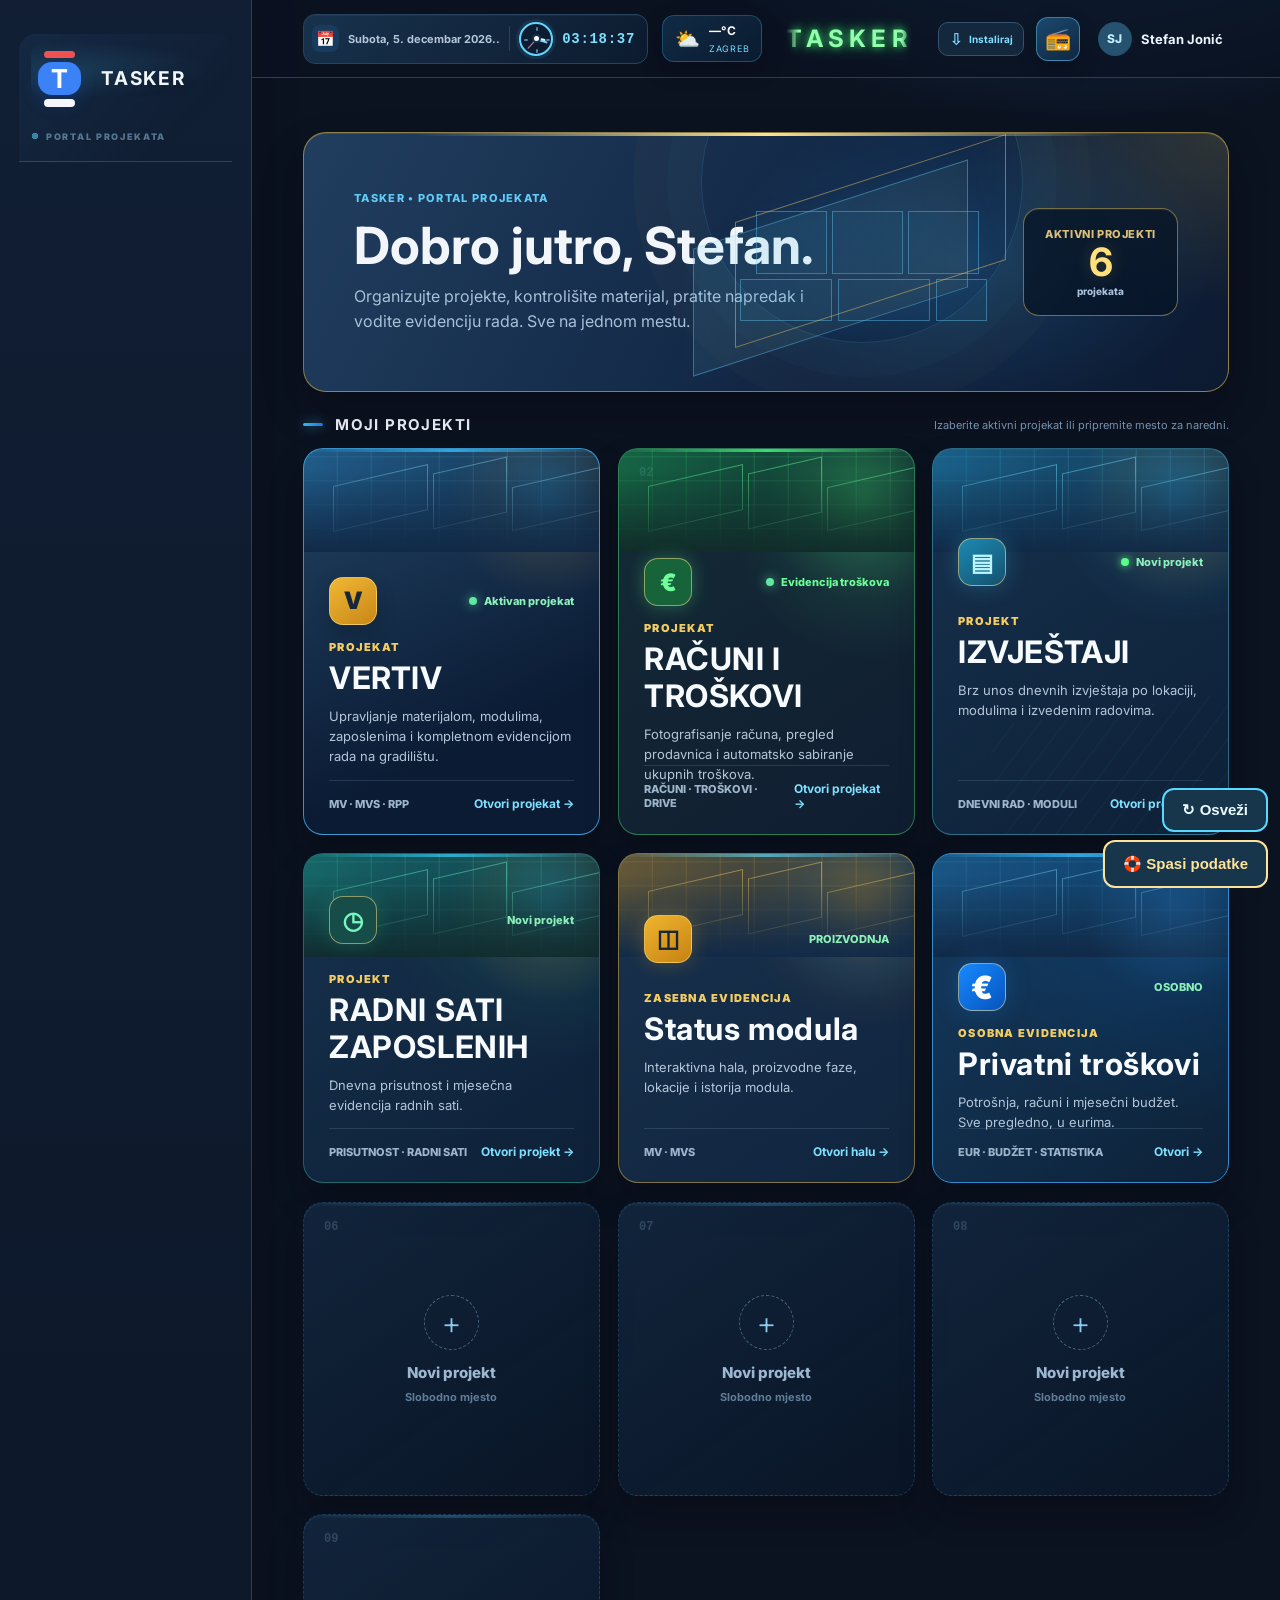
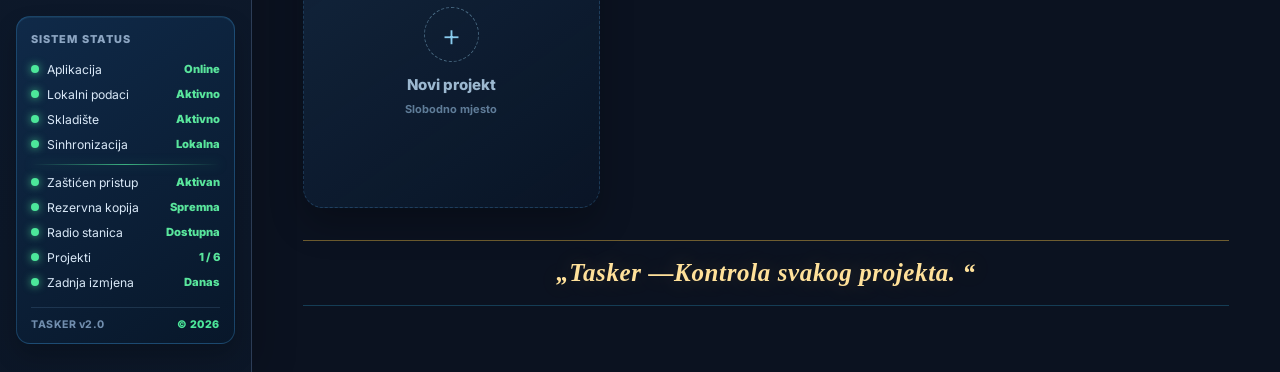
<file: index.html>
<!doctype html>
<html lang="sr-Latn">
  <head>
    <meta charset="UTF-8" />
    <meta name="viewport" content="width=device-width, initial-scale=1.0" />
    <meta name="theme-color" content="#0b1220" />
    <meta name="application-name" content="TASKER" />
    <meta name="apple-mobile-web-app-capable" content="yes" />
    <meta name="apple-mobile-web-app-status-bar-style" content="black-translucent" />
    <meta name="apple-mobile-web-app-title" content="TASKER" />
    <link rel="manifest" href="./manifest.webmanifest" />
    <link rel="icon" href="./icon-192.svg" type="image/svg+xml" />
    <link rel="apple-touch-icon" href="./icon-512.svg" />
    <link rel="stylesheet" href="./style-v51.css?build=51" />
    <title>Tasker | Upravljanje materijalom</title>
      <style id="tasker-layout-emergency">.dashboard-card-tools,.dashboard-section-tools{display:none!important}</style>
    <link rel="stylesheet" href="./module-status-v103.css?build=1075" />
    <link rel="stylesheet" href="./module-status-polish-v1078.css" />
    <link rel="stylesheet" href="./module-status-glow-v1079.css" />
    <link rel="stylesheet" href="./private-expenses-v1080.css?build=1085" />
      <link rel="stylesheet" href="./module-costing-v1089.css" />
    <link rel="stylesheet" href="./module-costing-monthly-v1092.css" />
  <link rel="stylesheet" href="./module-costing-archive-v1094.css" />
<link rel="stylesheet" href="./module-costing-v1097.css" />
<link rel="stylesheet" href="./module-vtr-v1098.css">
<link rel="stylesheet" href="./module-hall-premium-v1099.css">
<link rel="stylesheet" href="./module-action-icons-v1102.css">
<link rel="stylesheet" href="./module-drawings-v1103.css?build=1105">
<link rel="stylesheet" href="./module-daily-reports-v1106.css">
<link rel="stylesheet" href="./module-dupliko-style-v1107.css?build=1119">
<link rel="stylesheet" href="./module-drawing-viewer-v1109.css">
<link rel="stylesheet" href="./module-detail-v1111.css">
<link rel="stylesheet" href="./module-departure-order-v1126.css?build=1129">
<link rel="stylesheet" href="./module-departure-work-v1128.css">
</head>
  <body>
    <div id="pwa-splash" aria-hidden="true"><div class="pwa-splash-inner"><span class="pwa-splash-logo"><i></i><b>T</b><i></i></span><strong>TASKER</strong><small>SVE POD KONTROLOM</small></div></div>
    <div id="app"></div>
    <script src="./tasker-rescue-v1112.js"></script>
    <script src="./tasker-refresh-v1113.js"></script>
    <script src="./module-photo-storage-v1114.js"></script>
    <script src="./drive-endpoint-v52.js?build=82"></script>
    <script src="./receipt-ledger-v57.js?build=82"></script>
    <script src="./pdf-window-v59.js?build=82"></script>
    <script src="./password-3d-v60.js?build=82"></script>
    <script src="./about-author-v61.js?build=82"></script>
    <script src="./about-polish-v62.js?build=82"></script>
    <script src="./about-fix-v63.js?build=82"></script>
    <script src="./about-exact-v64.js?build=82"></script>
    <script src="./about-image-v65.js?build=82"></script>
    <script src="./diary-template-v67.js?build=82"></script>
    <script src="./diary-template-v68.js?build=82"></script>
    <script src="./diary-template-v69.js?build=82"></script>
    <script src="./nav-icons-v71.js?build=82"></script>
    <script src="./dashboard-live-v72.js?build=82"></script>
    <script src="./control-order-v76.js?build=82"></script>
    <script src="./reports-project-v81.js?build=1079"></script>
    <script src="./reports-archive-v81.js?build=1079"></script>
    <script src="./employee-hours-model-v94.js?build=1085"></script>
    <script src="./employee-hours-books-v97.js?build=97"></script>
    <script src="./employee-hours-archive-v102.js?build=102"></script>
    <script src="./employee-hours-header-v1073.js?build=1085"></script>
    <script src="./employee-hours-export-v100.js?build=1121"></script>
    <script src="./employee-hours-v98.js?build=1085"></script>
    <script src="./module-status-model-v103.js?build=1119"></script>
    <script src="./module-boq-templates.js?build=1086"></script>
    <script src="./module-costing-stamp-v1093.js"></script>
    <script src="./module-costing-archive-v1094.js"></script>
    <script src="./module-costing-pdf-v1097.js?build=1116"></script>
    <script src="./module-costing-v1097.js?build=1116"></script>
    <script src="./module-phase-order-v1090.js"></script>

    <script src="./module-status-snapshot-v104.js?build=1075"></script>

    <script src="./module-status-v1095.js?build=1119"></script>
    <script src="./module-photo-filter-v1059.js?build=1122"></script>
    <script src="./tasker-sync-v105.js?build=1114"></script>
    <script src="./private-expenses-model-v1080.js"></script>
    <script src="./private-expenses-v1080.js?build=1085"></script>
    <script type="module" src="./main-v51.js?build=1079"></script>
    <script>
      if ('serviceWorker' in navigator) window.addEventListener('load', () => { navigator.serviceWorker.register('./sw.js?v=1129', { updateViaCache: 'none' }).then((registration) => registration.update()); navigator.serviceWorker.addEventListener('controllerchange', () => { if (!sessionStorage.getItem('tasker-v1129-reloaded')) { sessionStorage.setItem('tasker-v1129-reloaded', '1'); location.reload(); } }); });
      window.addEventListener('load', () => setTimeout(() => document.querySelector('#pwa-splash')?.classList.add('splash-hidden'), 850));
    </script>
  <script src="./module-vtr-v1098.js?build=1101"></script>
<script src="./module-hall-premium-v1099.js"></script>
<script src="./module-action-icons-v1102.js"></script>
<script src="./module-drawings-v1103.js?build=1105"></script>
<script src="./module-daily-reports-v1106.js?build=1108"></script>
<script src="./module-dupliko-style-v1107.js?build=1119"></script>
<script src="./module-drawing-viewer-v1109.js"></script>
<script src="./project-portal-v1110.js"></script>
<script src="./tasker-transfer-v1117.js?build=1124"></script>
<script src="./module-dispatch-v1123.js?build=1125"></script>
<script src="./module-departure-order-v1126.js?build=1128"></script>
<script src="./module-departure-work-v1128.js"></script>
</body>
</html>
</file>
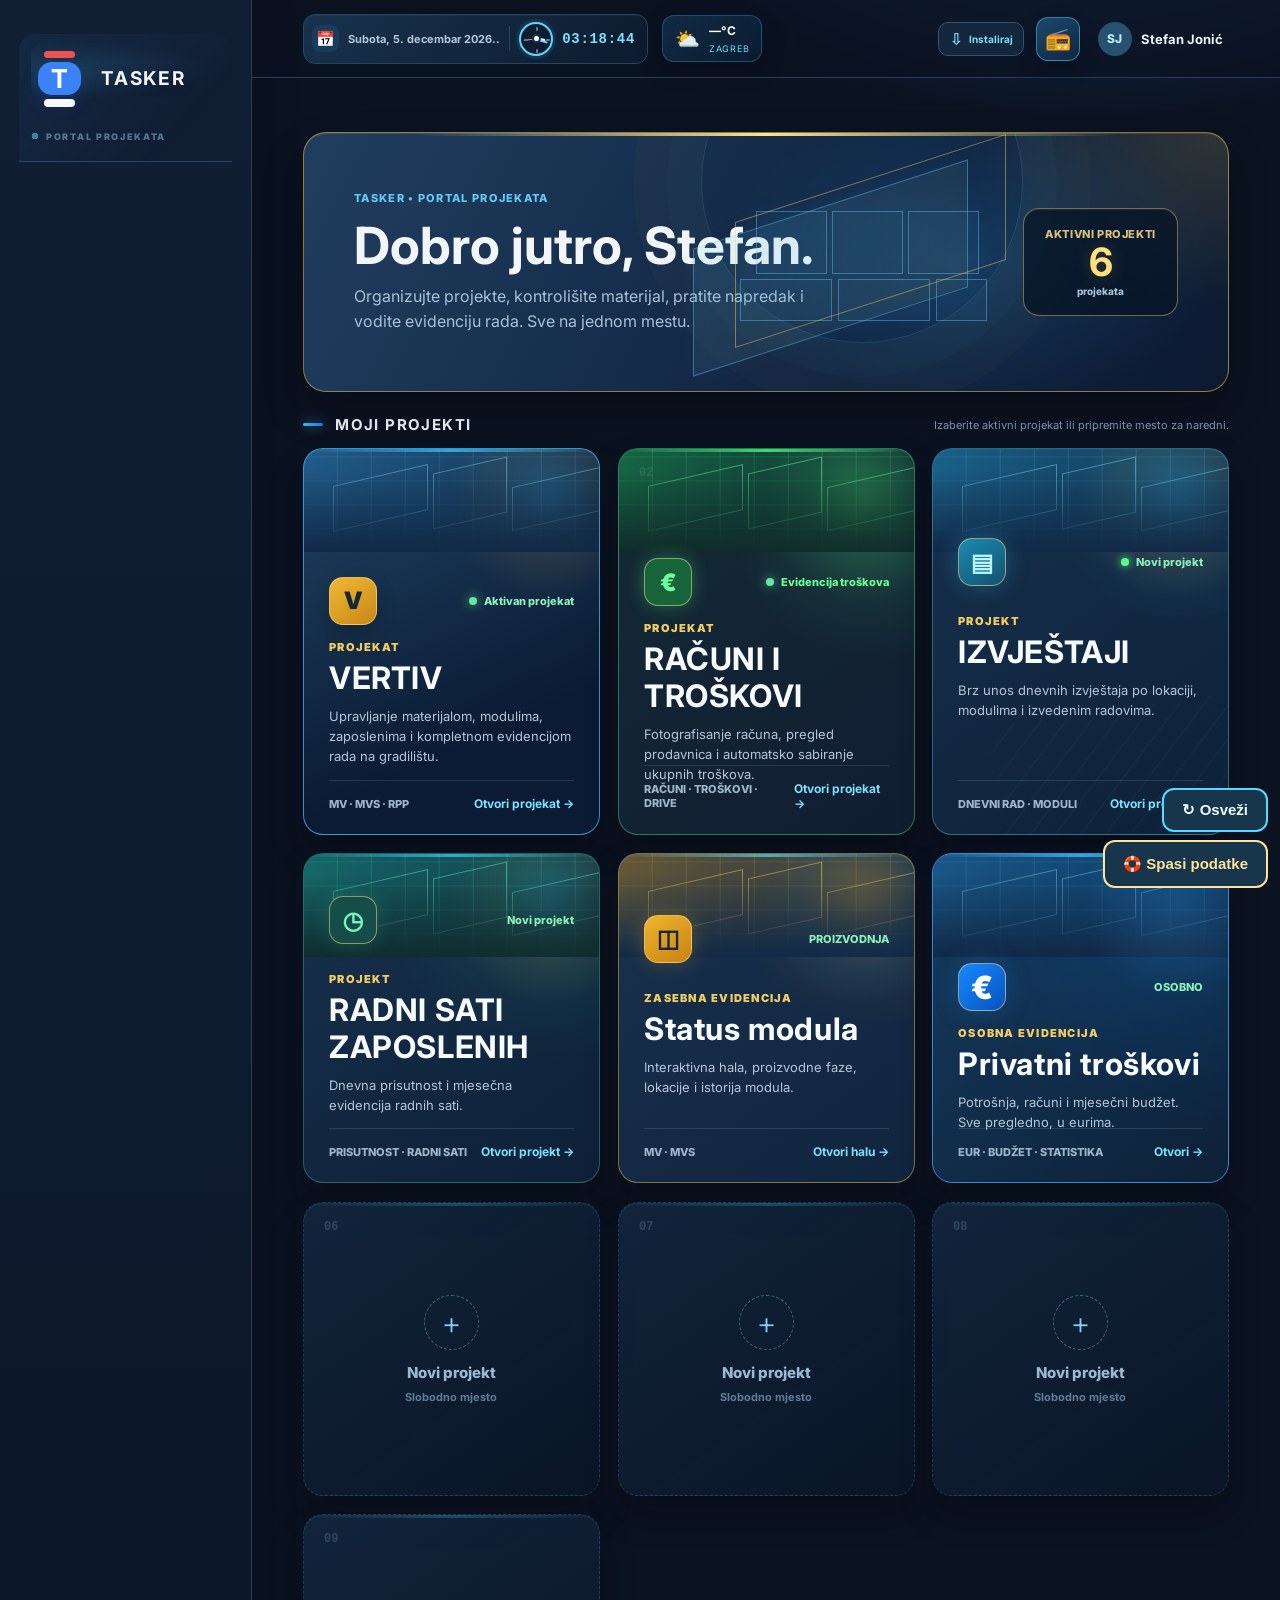
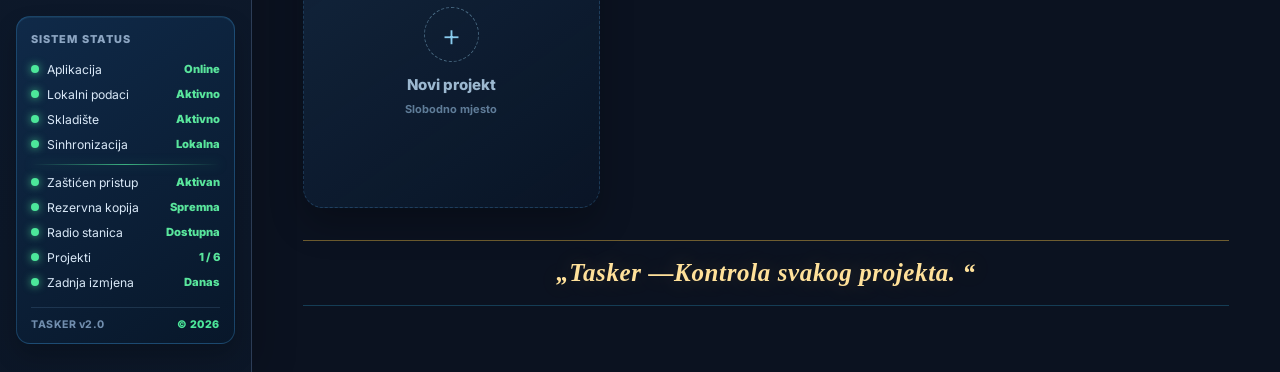
<file: refresh.html>
<!doctype html>
<html lang="sr-Latn">
<head>
  <meta charset="utf-8">
  <meta name="viewport" content="width=device-width,initial-scale=1">
  <meta name="theme-color" content="#0b1220">
  <title>TASKER osvežavanje</title>
  <style>
    *{box-sizing:border-box}body{margin:0;min-height:100vh;display:grid;place-items:center;padding:24px;background:#07101e;color:#eef7ff;font-family:Arial,sans-serif}
    main{width:min(92vw,460px);padding:30px;border:1px solid #3bff75;border-radius:22px;background:#10223a;text-align:center;box-shadow:0 0 35px rgba(59,255,117,.2)}
    .logo{display:grid;place-items:center;width:68px;height:68px;margin:0 auto 18px;border-radius:18px;background:#347ff0;font-size:38px;font-weight:900}
    h1{margin:0 0 10px}p{color:#9eb2c7;line-height:1.5}.bar{height:8px;margin-top:22px;overflow:hidden;border-radius:99px;background:#091525}.bar i{display:block;width:45%;height:100%;border-radius:inherit;background:#4cff7e;box-shadow:0 0 14px #4cff7e;animation:move 1s infinite alternate}
    @keyframes move{to{transform:translateX(120%)}}
  </style>
</head>
<body><main><div class="logo">T</div><h1>Osvežavam TASKER</h1><p>Briše se samo stara verzija aplikacije. Vaši zaposleni, materijal i dokumenti ostaju sačuvani.</p><div class="bar"><i></i></div></main>
<script>
(async()=>{
  try {
    if ('serviceWorker' in navigator) {
      const registrations=await navigator.serviceWorker.getRegistrations()
      await Promise.all(registrations.map((registration)=>registration.unregister()))
    }
    if ('caches' in window) {
      const names=await caches.keys()
      await Promise.all(names.filter((name)=>name.startsWith('tasker-')).map((name)=>caches.delete(name)))
    }
  } catch {}
  location.replace('./index.html?v=1129&fresh='+Date.now())
})()
</script></body></html>
</file>
<file: style-v51.css>
@import url('https://fonts.googleapis.com/css2?family=Inter:wght@400;500;600;700;800&display=swap');
:root{--bg:#0b1220;--side:#101a2d;--card:#17243a;--card2:#1d2d47;--line:#2d3d57;--text:#f2f6fb;--muted:#91a1b9;--dim:#65738b;--blue:#43c5f6;--green:#5de18e;--amber:#ffca47;--red:#ff7d95;font-family:Inter,system-ui,sans-serif;color:var(--text)}*{box-sizing:border-box}body{margin:0;background:radial-gradient(800px 500px at 85% -10%,#173e63,transparent 65%),var(--bg);min-width:320px}button,input{font:inherit}.shell{min-height:100vh;display:flex}.sidebar{width:252px;min-height:100vh;position:sticky;top:0;padding:28px 16px;background:rgba(16,26,45,.92);border-right:1px solid var(--line);display:flex;flex-direction:column}.brand{display:flex;gap:12px;align-items:center;color:var(--text);text-decoration:none;padding:0 10px 34px}.brand strong{display:block;letter-spacing:1.5px;font-size:18px}.brand small,.topbar small{display:block;font-size:11px;color:var(--muted);margin-top:4px}.brand-mark{display:flex;flex-direction:column;align-items:center;gap:3px}.brand-mark i{display:block;width:20px;height:7px;border-radius:8px;background:#f05252}.brand-mark i:last-child{background:#f5f7fa}.brand-mark b{display:grid;place-items:center;width:31px;height:31px;border-radius:11px;background:#3b82f6;color:white;font-size:19px}nav{display:grid;gap:6px}.nav-link{width:100%;border:0;border-radius:10px;padding:12px;background:transparent;color:var(--muted);display:flex;align-items:center;gap:12px;text-align:left;font-weight:500;cursor:pointer}.nav-link span{font-size:20px;width:20px;text-align:center}.nav-link b{margin-left:auto;border-radius:99px;background:#34445e;color:#dce9f5;padding:2px 7px;font-size:11px}.nav-link:hover{color:white;background:#1c2a42}.nav-link.active{background:#1b3755;color:#7bd8ff}.nav-link.active b{background:#258cc2;color:white}.sidebar-footer{margin-top:auto}.sidebar-footer p{padding:15px 12px 0;color:var(--dim);font-size:11px}.workspace{min-width:0;flex:1}.topbar{height:78px;padding:0 clamp(22px,4vw,56px);display:flex;align-items:center;justify-content:space-between;border-bottom:1px solid var(--line);background:rgba(11,18,32,.6)}.topbar>div>strong{font-size:14px}.profile{display:flex;align-items:center;gap:9px;font-size:13px}.profile span{width:34px;height:34px;border-radius:50%;display:grid;place-items:center;background:#26516f;color:#c5edff;font-weight:800;font-size:12px}.content{max-width:1400px;margin:auto;padding:42px clamp(22px,4vw,56px) 60px}.eyebrow{margin:0 0 9px;color:#61cbf6;text-transform:uppercase;letter-spacing:1.3px;font-size:11px;font-weight:800}.welcome,.page-heading{display:flex;justify-content:space-between;align-items:flex-end;gap:20px;margin-bottom:32px}.welcome h1,.page-heading h1,.empty-page h1{margin:0;font-size:clamp(28px,3vw,38px);letter-spacing:-1px}.welcome p:not(.eyebrow),.page-heading p:not(.eyebrow),.empty-page p:not(.eyebrow){margin:10px 0 0;color:var(--muted)}.primary-btn{border:0;border-radius:10px;padding:12px 17px;color:#062033;background:var(--blue);font-weight:800;cursor:pointer;white-space:nowrap}.primary-btn:hover{background:#83dcff}.stat-grid{display:grid;grid-template-columns:repeat(4,1fr);gap:16px;margin-bottom:28px}.stat-grid article,.panel{padding:20px;background:linear-gradient(145deg,var(--card2),var(--card));border:1px solid var(--line);border-radius:16px}.stat-icon{display:grid;place-items:center;width:31px;height:31px;border-radius:9px;font-weight:800;font-size:18px}.blue{background:#174d73;color:#6ed9ff}.amber{background:#503e18;color:#ffd768}.red{background:#51263a;color:#ff9eb0}.green{background:#194833;color:#79efaa}.stat-grid p{margin:14px 0 4px;color:var(--muted);font-size:13px}.stat-grid strong{display:block;font-size:29px}.stat-grid small{color:var(--dim);font-size:11px}.dashboard-grid{display:grid;grid-template-columns:1.25fr .75fr;gap:22px}.panel-heading{display:flex;justify-content:space-between;gap:10px;margin-bottom:19px}.panel-heading h2{margin:0;font-size:18px}.panel-heading p{margin:5px 0;color:var(--muted);font-size:12px}.panel-heading>span{color:var(--muted);font-size:11px}.add-form{display:flex;gap:8px;margin-bottom:15px}.add-form input,.search-field input{width:100%;padding:12px 14px;border:0;outline:0;background:transparent;color:var(--text)}.add-form{background:#101b2e;border:1px solid var(--line);border-radius:10px}.add-form:focus-within,.search-field:focus-within{border-color:var(--blue);box-shadow:0 0 0 3px rgba(67,197,246,.12)}.add-form button{border:0;width:42px;border-radius:9px;background:var(--blue);color:#062033;font-size:22px;font-weight:800}.filters{display:flex;gap:5px;margin-bottom:9px}.filters button{border:0;background:transparent;color:var(--muted);padding:5px 9px;border-radius:6px;font-size:12px;cursor:pointer}.filters button.active{background:#294461;color:#c1ebff}.todo-list{padding:0;margin:0;list-style:none}.todo{min-height:45px;display:flex;align-items:center;gap:10px;border-top:1px solid var(--line);font-size:13px}.todo span{flex:1}.todo.done span{color:var(--dim);text-decoration:line-through}.check{width:18px;height:18px;padding:0;border-radius:50%;border:1px solid #64748b;background:transparent;color:#0a1725;font-size:12px}.done .check{background:var(--green);border-color:var(--green)}.delete{border:0;background:transparent;color:var(--dim);font-size:19px;cursor:pointer}.clear-btn{margin-top:13px;padding:0;border:0;background:transparent;color:#86dcfa;font-size:12px;cursor:pointer}.task-empty{padding:20px 0;color:var(--dim);font-size:13px}.activity{display:flex;gap:12px;align-items:center;padding:15px 0;border-top:1px solid var(--line)}.activity span{width:30px;height:30px;border-radius:9px;display:grid;place-items:center;font-weight:800}.activity div{flex:1}.activity b{font-size:13px}.activity p{margin:3px 0;color:var(--muted);font-size:11px}.search-field{display:flex;align-items:center;gap:10px;padding-left:14px;margin-bottom:22px;background:#101b2e;border:1px solid var(--line);border-radius:12px;color:var(--muted)}.category-grid{display:grid;grid-template-columns:repeat(3,1fr);gap:15px}.category-card{min-height:123px;display:flex;align-items:center;gap:13px;padding:18px;border:1px solid var(--line);border-radius:16px;background:linear-gradient(145deg,#1d2c45,#152139);color:var(--text);text-align:left;cursor:pointer;transition:.18s}.category-card:hover{transform:translateY(-2px);border-color:#4e8bb8;background:#22354f}.category-icon{flex:none;width:40px;height:40px;border-radius:12px;display:grid;place-items:center;background:#254a6a;color:#82d9fb;font-size:26px}.category-content{display:grid;gap:4px;min-width:0}.category-content strong{font-size:13px;line-height:1.25}.category-content small,.category-stock small{font-size:11px;color:var(--muted)}.category-stock{margin-left:auto;display:grid;gap:2px;text-align:right}.category-stock b{font-size:18px}.arrow{color:#84dcff;font-size:25px}.back-btn{padding:0 0 13px;border:0;background:transparent;color:#8adefb;font-size:12px;cursor:pointer}.inventory-list{display:grid;gap:10px}.inventory-item{display:grid;grid-template-columns:minmax(210px,1.3fr) minmax(180px,.8fr) minmax(130px,.55fr) auto;gap:20px;align-items:center;padding:16px 18px;border:1px solid var(--line);border-radius:14px;background:linear-gradient(145deg,#1d2b44,#162238)}.inventory-main{display:flex;align-items:center;gap:11px}.item-dot{width:11px;height:11px;border-radius:50%;flex:none}.item-dot.ok{background:var(--green)}.item-dot.low{background:var(--amber)}.item-dot.empty{background:var(--red)}.inventory-item h2{margin:0;font-size:14px}.inventory-item p{margin:4px 0 0;color:var(--muted);font-size:12px}.item-meta{display:flex;gap:18px}.item-meta span{color:var(--dim);font-size:11px}.item-meta b{display:block;margin-top:3px;color:var(--muted);font-size:12px}.item-stock small{display:block;color:var(--dim);font-size:11px}.item-stock strong{font-size:18px}.item-stock em{font-size:11px;font-style:normal;color:var(--muted)}.status{display:inline-block;margin-top:4px;padding:3px 7px;border-radius:99px;background:rgba(255,255,255,.07);font-size:10px;font-weight:700}.status.ok{color:#a7f3c5}.status.low{color:#ffe28a}.status.empty{color:#ffb4c0}.details-btn{border:1px solid var(--line);border-radius:8px;background:transparent;color:#abe4fb;padding:8px 11px;font-size:12px;cursor:pointer}.details-btn:hover{background:#284967}.empty-state,.empty-page{display:grid;gap:8px;padding:50px;text-align:center;border:1px dashed var(--line);border-radius:16px;color:var(--muted)}.empty-state b{color:var(--text)}.empty-page{margin-top:40px;background:rgba(23,36,58,.5)}
@media(max-width:1050px){.stat-grid{grid-template-columns:repeat(2,1fr)}.dashboard-grid{grid-template-columns:1fr}.category-grid{grid-template-columns:repeat(2,1fr)}.inventory-item{grid-template-columns:1fr 1fr auto}.item-stock{grid-column:2}.details-btn{grid-column:3;grid-row:1/3}}@media(max-width:720px){.sidebar{width:74px;padding:20px 10px}.brand{padding:0 8px 30px}.brand>span:last-child,.nav-link:not(.active){font-size:0}.nav-link{justify-content:center;padding:12px 5px}.nav-link span{font-size:20px}.nav-link b,.sidebar-footer p{display:none}.content{padding:30px 20px}.topbar{padding:0 20px}.welcome,.page-heading{align-items:flex-start;flex-direction:column}.category-grid{grid-template-columns:1fr}.inventory-item{grid-template-columns:1fr auto;gap:12px}.item-meta,.item-stock{grid-column:1}.details-btn{grid-column:2;grid-row:1;align-self:center}.profile b{display:none}}@media(max-width:420px){.sidebar{display:none}.content{padding:26px 16px}.stat-grid{gap:9px}.stat-grid article{padding:13px}.stat-grid strong{font-size:23px}.stat-grid p{font-size:11px}.topbar{height:64px}.category-card{min-height:105px}}
.material-modal{position:fixed;inset:0;z-index:20;display:grid;place-items:center;padding:22px;background:rgba(4,10,20,.74);backdrop-filter:blur(7px)}.material-dialog{position:relative;width:min(560px,100%);padding:30px;border:1px solid #41617f;border-radius:20px;background:linear-gradient(145deg,#213653,#142238);box-shadow:0 28px 80px rgba(0,0,0,.45)}.modal-close{position:absolute;right:17px;top:15px;width:32px;height:32px;border:0;border-radius:8px;background:#2a3e59;color:#d9e8f7;font-size:22px;cursor:pointer}.material-dialog h2{margin:0;font-size:26px}.material-standard{margin:7px 0 24px;color:var(--muted);font-size:14px}.detail-stock{display:flex;align-items:center;justify-content:space-between;padding:18px;margin-bottom:17px;border-radius:13px;background:#102039;border:1px solid var(--line)}.detail-stock span:first-child{display:block;color:var(--muted);font-size:12px}.detail-stock strong{display:block;margin-top:4px;font-size:27px}.detail-stock em{font-size:13px;font-style:normal;color:var(--muted)}.detail-grid{display:grid;grid-template-columns:1fr 1fr;gap:11px}.detail-grid div{padding:14px;border-radius:11px;background:rgba(11,24,43,.6)}.detail-grid small{display:block;color:var(--dim);font-size:11px}.detail-grid b{display:block;margin-top:5px;font-size:13px}.detail-actions{display:flex;justify-content:flex-end;gap:10px;margin-top:25px}.secondary-btn{position:static;width:auto;height:auto;padding:11px 15px;border:1px solid var(--line);border-radius:10px;background:transparent;color:#c3d4e5;font-size:13px}@media(max-width:480px){.material-dialog{padding:24px 18px}.detail-grid{grid-template-columns:1fr}.detail-actions{flex-direction:column-reverse}.detail-actions button{width:100%}}
.stock-editor{display:block;margin:0 0 17px}.stock-editor>span{display:block;margin-bottom:7px;color:var(--muted);font-size:12px}.stock-editor>div{display:flex;align-items:center;max-width:230px;overflow:hidden;border:1px solid var(--line);border-radius:10px;background:#101f36}.stock-input{width:100%;padding:11px 13px;border:0;outline:0;background:transparent;color:var(--text);font-size:16px;font-weight:700}.stock-editor b{padding:11px 13px;border-left:1px solid var(--line);color:var(--muted);font-size:12px}
.detail-actions>span{flex:1}.delete-material{border:0;background:transparent;color:#ff9aab;font-size:13px;cursor:pointer}.delete-material:hover{color:#ffd0d8}.form-grid{display:grid;grid-template-columns:1fr 1fr;gap:13px}.form-grid label{display:grid;gap:6px;color:var(--muted);font-size:12px}.form-grid input,.form-grid select{width:100%;padding:11px;border:1px solid var(--line);border-radius:9px;outline:0;background:#102039;color:var(--text)}.form-grid input:focus,.form-grid select:focus{border-color:var(--blue);box-shadow:0 0 0 3px rgba(67,197,246,.12)}@media(max-width:480px){.form-grid{grid-template-columns:1fr}}
.form-grid .new-category{color:#72d8fb}.new-category small{color:var(--dim);font-size:10px}.new-category input{border-color:#386486}
.delete-material{width:42px;height:42px;padding:0;border:1px solid rgba(251,113,133,.28);border-radius:10px;background:rgba(127,29,29,.18);color:#ff9aab;display:grid;place-items:center;font-size:0;transition:.18s}.delete-material::before{content:"⌫";font-size:24px;font-weight:500;line-height:1}.delete-material:hover{background:#a83b52;border-color:#ff93a6;color:#fff;transform:translateY(-1px)}
.category-card{position:relative}.category-delete{position:absolute;right:18px;top:calc(50% - 16px);width:32px;height:32px;display:grid;place-items:center;border:1px solid rgba(251,113,133,.25);border-radius:8px;background:rgba(127,29,29,.16);color:#ff9aab;font-size:20px;opacity:1;transition:.18s}.category-delete:hover{background:#a83b52;border-color:#ff93a6;color:#fff;transform:translateY(-1px)}.category-card .arrow{display:none}
.category-card .arrow{display:none!important}
.category-card .category-stock{margin-right:52px}.category-card .category-delete{right:16px;top:calc(50% - 16px);bottom:auto;font-size:0}.category-card .category-delete::before{content:"";width:12px;height:13px;border:2px solid currentColor;border-top:0;border-radius:0 0 3px 3px}.category-card .category-delete::after{content:"";position:absolute;top:8px;width:17px;height:2px;border-radius:2px;background:currentColor;box-shadow:0 -4px 0 -5px currentColor}
.topbar small{display:flex;align-items:center;gap:8px}.topbar small b{padding:2px 7px;border-radius:5px;background:#132a45;color:#76ddff;font-family:ui-monospace,SFMono-Regular,Consolas,monospace;font-size:11px;letter-spacing:.4px}.topbar-time-area{display:flex;align-items:center;min-width:0}.topbar-clock{display:flex;align-items:center;gap:10px;padding:7px 10px 7px 8px;border:1px solid #29435f;border-radius:12px;background:linear-gradient(135deg,rgba(27,56,85,.85),rgba(14,30,51,.8));box-shadow:inset 0 1px 0 rgba(255,255,255,.04)}.analog-clock{position:relative;display:block;width:34px;height:34px;flex:none;border:2px solid #63d5fb;border-radius:50%;background:#0d1c31;box-shadow:0 0 0 3px rgba(67,197,246,.1)}.analog-clock:before,.analog-clock:after{content:"";position:absolute;background:#4f83a8;border-radius:99px}.analog-clock:before{left:15px;top:3px;width:2px;height:4px;box-shadow:0 22px 0 #4f83a8}.analog-clock:after{left:3px;top:15px;width:4px;height:2px;box-shadow:22px 0 0 #4f83a8}.analog-clock i{position:absolute;left:50%;bottom:50%;display:block;transform-origin:50% 100%;border-radius:99px}.clock-hour{width:3px;height:9px;margin-left:-1.5px;background:#eff8ff}.clock-minute{width:2px;height:12px;margin-left:-1px;background:#73dcff}.clock-second{width:1px;height:13px;margin-left:-.5px;background:#ff7d95}.analog-clock b{position:absolute;left:50%;top:50%;width:5px;height:5px;margin:-2.5px;border-radius:50%;background:#fff;box-shadow:0 0 0 2px #17324f}.clock-copy{display:grid;gap:2px;line-height:1}.clock-copy span{color:#9db3cb;font-size:10px;font-weight:600;white-space:nowrap}.clock-copy strong{color:#7ce0ff;font-family:ui-monospace,SFMono-Regular,Consolas,monospace;font-size:14px;letter-spacing:.7px;white-space:nowrap}@media(max-width:520px){.topbar-clock{padding:6px 7px}.clock-copy span{display:none}.analog-clock{width:31px;height:31px}.analog-clock:before{left:13.5px;box-shadow:0 20px 0 #4f83a8}.analog-clock:after{top:13.5px;box-shadow:20px 0 0 #4f83a8}.clock-copy strong{font-size:12px}}
.module-grid{display:grid;grid-template-columns:repeat(3,1fr);gap:18px}.module-card{min-height:275px;padding:22px;border:1px solid var(--line);border-radius:16px;background:linear-gradient(145deg,var(--card2),var(--card));display:grid;grid-template-columns:1fr auto;gap:18px;align-items:center}.module-card h2{margin:0;font-size:32px;letter-spacing:-1px}.module-card p{margin:6px 0 0;color:var(--muted);font-size:13px}.progress-ring{--progress:0;--ring:var(--blue);width:130px;aspect-ratio:1;border-radius:50%;background:conic-gradient(var(--ring) calc(var(--progress)*1%),#0e1b2f 0);display:grid;place-items:center}.progress-ring>div{width:102px;aspect-ratio:1;border-radius:50%;background:#17243a;display:grid;place-content:center;text-align:center}.progress-ring strong{font-size:25px}.progress-ring small{color:var(--muted);font-size:10px}.module-card label{grid-column:1/-1;display:grid;gap:7px;color:var(--muted);font-size:12px}.module-card input{width:100%;padding:11px 13px;border:1px solid var(--line);border-radius:9px;background:#102039;color:var(--text);outline:0}.module-card input:focus{border-color:var(--blue);box-shadow:0 0 0 3px rgba(67,197,246,.12)}@media(max-width:900px){.module-grid{grid-template-columns:1fr}}
.daily-heading{margin-bottom:22px}.daily-report{max-width:1060px;margin:0 auto;padding:4px;background:#fff;color:#111;font-family:Georgia,'Times New Roman',serif;box-shadow:0 18px 48px rgba(0,0,0,.28)}.daily-report input,.daily-report textarea{width:100%;border:0;outline:0;background:transparent;color:#111;font:inherit}.daily-report-head{height:150px;display:grid;grid-template-columns:38% 1fr;border:3px solid #111}.daily-report-head>div+div{border-left:3px solid #111}.ctba-logo{position:relative;display:flex;align-items:center;padding-left:63px;font:700 61px Arial,sans-serif;letter-spacing:2px}.ctba-logo i{position:absolute;left:18px;width:30px;height:30px;background:#f20f19}.ctba-logo i:first-child{top:22px}.ctba-logo i:nth-child(2){top:53px;left:48px}.ctba-logo b{font-weight:700}.daily-report h2{margin:0;padding:8px;border:3px solid #111;border-top:0;text-align:center;font-size:29px}.daily-project{border:3px solid #111;border-top:0;padding:3px 15px;text-align:center;font-style:italic;font-weight:700}.daily-project label{display:flex;justify-content:center;gap:10px}.daily-project input{width:330px;text-align:center}.daily-info{display:grid;grid-template-columns:1.35fr .75fr .6fr;border:3px solid #111;border-top:0}.daily-info label{min-height:42px;padding:4px 9px;border-right:2px solid #111;display:flex;gap:7px;align-items:center;font-size:14px;font-weight:700}.daily-info label:nth-child(2){border-right:0}.daily-info label:nth-child(3){grid-column:1/3;border-top:1px dotted #555}.daily-info label:nth-child(4){grid-column:3;border-top:1px dotted #555;border-right:0}.daily-info label:nth-child(5){grid-column:1/4;border-top:1px dotted #555;border-right:0;font-style:italic}.daily-workers{display:grid;grid-template-columns:1.35fr 1fr 1fr 1fr;border:3px solid #111;border-top:0}.daily-workers>*{min-height:27px;padding:3px 8px;border-right:2px solid #111;border-top:1px solid #111}.daily-workers>*:nth-child(4n){border-right:0}.daily-workers .worker-head{border-top:0;text-align:center;font-style:italic;font-weight:700}.daily-workers label{font-size:14px}.daily-text{display:grid;gap:2px;padding:4px 7px;border:3px solid #111;border-top:0;font-size:14px}.daily-text textarea{min-height:390px;padding:7px 2px;resize:vertical;line-height:24px;background-image:linear-gradient(to bottom,transparent 23px,#888 24px);background-size:100% 24px}.daily-text.notes textarea{min-height:130px}.daily-report footer{padding:8px;border:3px solid #111;border-top:0;text-align:center;font-size:11px;font-style:italic;font-weight:700}.daily-report input:focus,.daily-report textarea:focus{background-color:#fff7bf}.daily-report input[type=date]{font-family:Arial,sans-serif;font-size:13px}@media(max-width:720px){.daily-report{font-size:12px;overflow:auto}.daily-report-head{height:96px}.ctba-logo{padding-left:44px;font-size:35px}.ctba-logo i{left:10px;width:21px;height:21px}.ctba-logo i:first-child{top:16px}.ctba-logo i:nth-child(2){top:37px;left:31px}.daily-report h2{font-size:20px}.daily-info{grid-template-columns:1fr}.daily-info label,.daily-info label:nth-child(3),.daily-info label:nth-child(4),.daily-info label:nth-child(5){grid-column:1;border-right:0}.daily-workers{min-width:560px}.daily-text textarea{min-height:280px}}
@media print{body{background:#fff}.sidebar,.topbar,.page-heading,.material-modal{display:none!important}.workspace,.content{display:block;padding:0;margin:0;max-width:none}.daily-report{max-width:none;width:100%;box-shadow:none}.daily-report textarea{resize:none}}
.ctba-logo{padding-left:100px}.daily-text textarea{resize:none;line-height:26px;background-image:repeating-linear-gradient(to bottom,transparent 0,transparent 25px,#b8b8b8 25px,#b8b8b8 26px);background-size:100% 26px}
.module-open{width:100%;border:1px solid var(--line);color:var(--text);text-align:left;font:inherit;cursor:pointer}.module-open:hover{border-color:#56bfe8}.module-open span{display:block;margin-top:15px;color:#72d8fb;font-size:12px;font-weight:700}.module-detail-heading{margin-bottom:18px}.module-total{min-width:150px;padding:13px 18px;border:1px solid var(--line);border-radius:12px;background:#14243a;text-align:center}.module-total span{display:block;color:var(--muted);font-size:11px}.module-total b{display:block;margin-top:3px;font-size:26px;color:#74dfff}.module-controls{display:flex;align-items:end;gap:12px;padding:18px;margin-bottom:20px;border:1px solid var(--line);border-radius:15px;background:linear-gradient(145deg,var(--card2),var(--card))}.module-controls label{display:grid;gap:7px;color:var(--muted);font-size:12px}.module-controls input{width:170px;padding:11px;border:1px solid var(--line);border-radius:9px;outline:0;background:#102039;color:var(--text)}.individual-module-grid{display:grid;grid-template-columns:repeat(4,1fr);gap:14px}.individual-module{padding:17px;border:1px solid var(--line);border-radius:14px;background:linear-gradient(145deg,#1d2c45,#152139);display:grid;grid-template-columns:1fr auto;gap:14px}.individual-module p{margin:0;color:#6dd9ff;font-size:10px;font-weight:800;letter-spacing:1px}.individual-module h2{margin:5px 0 0;font-size:18px}.mini-progress{width:54px;aspect-ratio:1;border-radius:50%;background:conic-gradient(var(--ring) calc(var(--progress)*1%),#0e1b2f 0);display:grid;place-items:center}.mini-progress b{width:43px;aspect-ratio:1;border-radius:50%;display:grid;place-items:center;background:#17243a;font-size:10px}.individual-module label{grid-column:1/-1;display:grid;grid-template-columns:1fr auto;align-items:center;gap:7px;color:var(--muted);font-size:11px}.individual-module input{width:100%;padding:8px 10px;border:1px solid var(--line);border-radius:7px;outline:0;background:#102039;color:var(--text);font-size:13px}.individual-module label span{grid-column:2;grid-row:2;color:var(--muted);padding-right:9px}@media(max-width:1100px){.individual-module-grid{grid-template-columns:repeat(3,1fr)}}@media(max-width:720px){.individual-module-grid{grid-template-columns:repeat(2,1fr)}.module-controls{align-items:stretch;flex-direction:column}.module-controls input{width:100%}}@media(max-width:450px){.individual-module-grid{grid-template-columns:1fr}.module-detail-heading{align-items:flex-start;flex-direction:column}}
.daily-heading .report-actions{flex-wrap:wrap;justify-content:flex-end}.daily-heading .secondary-btn{height:43px}
.order-panel,.order-list{padding:22px;border:1px solid var(--line);border-radius:16px;background:linear-gradient(145deg,var(--card2),var(--card))}.order-panel{margin-bottom:18px}.order-panel h2,.order-list h2{margin:0;font-size:17px}.order-form{display:grid;grid-template-columns:minmax(250px,1fr) 180px auto;gap:12px;align-items:end;margin-top:17px}.order-form label{display:grid;gap:6px;color:var(--muted);font-size:12px}.order-form select,.order-form input{width:100%;height:43px;padding:0 11px;border:1px solid var(--line);border-radius:9px;background:#102039;color:var(--text);outline:0}.order-form select:focus,.order-form input:focus{border-color:var(--blue);box-shadow:0 0 0 3px rgba(67,197,246,.12)}.order-list header{display:flex;justify-content:space-between;align-items:center;margin-bottom:14px}.order-list header span{color:var(--muted);font-size:12px}.order-table{border-top:1px solid var(--line)}.order-row{display:grid;grid-template-columns:minmax(220px,1.5fr) 120px 120px minmax(135px,1fr) 34px;gap:14px;align-items:center;padding:14px 6px;border-bottom:1px solid var(--line);font-size:13px}.order-row>div b{display:block}.order-row>div small{display:block;margin-top:3px;color:var(--muted);font-size:11px}.order-labels{padding:10px 6px;color:var(--dim);font-size:10px;font-weight:800;text-transform:uppercase;letter-spacing:.6px}.order-status{justify-self:start;padding:5px 8px;border-radius:99px;font-size:10px;font-weight:700}.order-status.missing{background:rgba(190,45,70,.24);color:#ff9db0}.order-status.ready{background:rgba(31,128,79,.22);color:#92f1bb}.remove-order{width:28px;height:28px;border:0;border-radius:7px;background:transparent;color:#ff9aab;font-size:19px;cursor:pointer}.remove-order:hover{background:rgba(127,29,29,.25)}.order-empty{display:grid;gap:6px;padding:35px 0;text-align:center;color:var(--muted);font-size:13px}.order-empty b{color:var(--text)}.clear-order:disabled{opacity:.4;cursor:not-allowed}@media(max-width:800px){.order-form{grid-template-columns:1fr 1fr}.order-form .primary-btn{grid-column:1/-1}.order-row{grid-template-columns:1fr 1fr}.order-labels{display:none}.order-row>div{grid-column:1/-1}.remove-order{grid-column:2;justify-self:end;grid-row:2}}
.report-actions{display:flex;gap:10px}.report-stats{display:grid;grid-template-columns:repeat(4,1fr);gap:16px;margin-bottom:20px}.report-stats article{padding:20px;border:1px solid var(--line);border-radius:16px;background:linear-gradient(145deg,var(--card2),var(--card))}.report-stats p{margin:14px 0 4px;color:var(--muted);font-size:13px}.report-stats strong{display:block;font-size:27px}.report-stats small{color:var(--dim);font-size:11px}.report-table{padding:22px;border:1px solid var(--line);border-radius:16px;background:linear-gradient(145deg,var(--card2),var(--card))}.report-table header{display:flex;justify-content:space-between;gap:12px;align-items:start;margin-bottom:16px}.report-table h2{margin:0;font-size:17px}.report-table header p{margin:5px 0 0;color:var(--muted);font-size:12px}.report-table header>span{color:var(--muted);font-size:12px}.stock-table{border-top:1px solid var(--line)}.stock-row{display:grid;grid-template-columns:minmax(220px,1.5fr) minmax(160px,1fr) 110px 120px 120px;gap:14px;align-items:center;padding:13px 6px;border-bottom:1px solid var(--line);font-size:12px}.stock-row>div b{display:block}.stock-row>div small{display:block;margin-top:3px;color:var(--muted);font-size:11px}.stock-row strong{font-size:14px}.stock-row em{font-size:11px;font-style:normal;color:var(--muted)}.stock-labels{padding:10px 6px;color:var(--dim);font-size:10px;font-weight:800;text-transform:uppercase;letter-spacing:.6px}.stock-status{justify-self:start;padding:5px 8px;border-radius:99px;background:rgba(255,255,255,.06);font-size:10px;font-weight:700}.stock-status.ok{color:#92f1bb}.stock-status.low{color:#ffe18a}.stock-status.empty{color:#ff9db0}@media(max-width:900px){.report-stats{grid-template-columns:repeat(2,1fr)}.stock-row{grid-template-columns:1fr 1fr}.stock-labels{display:none}.stock-row>div{grid-column:1/-1}}@media(max-width:480px){.report-actions{width:100%}.report-actions button{flex:1}.report-stats{grid-template-columns:1fr}.report-table{padding:16px}}

.employee-heading{align-items:center}.employee-count{padding:9px 12px;border:1px solid rgba(93,225,142,.32);border-radius:99px;background:rgba(31,128,79,.15);color:#96f1bb;font-size:12px;font-weight:700}.employee-tools{display:flex;align-items:center;justify-content:space-between;gap:16px;margin-bottom:20px;padding:14px 16px;border:1px solid var(--line);border-radius:14px;background:linear-gradient(145deg,var(--card2),var(--card));color:var(--muted);font-size:12px}.employee-search{flex:1;display:flex;align-items:center;gap:10px;max-width:520px;padding:0 12px;border:1px solid var(--line);border-radius:9px;background:#101f36;color:#83cce9}.employee-search input{width:100%;padding:10px 0;border:0;outline:0;background:transparent;color:var(--text)}.employee-grid{display:grid;grid-template-columns:repeat(3,1fr);gap:16px}.employee-card{padding:18px;border:1px solid var(--line);border-radius:16px;background:linear-gradient(145deg,#1d2c45,#152139);transition:.18s}.employee-card:hover{transform:translateY(-2px);border-color:#4e8bb8}.employee-card header{display:grid;grid-template-columns:auto 1fr auto;gap:11px;align-items:center;padding-bottom:14px;border-bottom:1px solid var(--line)}.employee-avatar{width:42px;height:42px;display:grid;place-items:center;border-radius:50%;background:linear-gradient(145deg,#47c9fa,#2579b5);color:#062033;font-size:12px;font-weight:900}.employee-card h2{margin:0;font-size:14px}.employee-card header p{margin:4px 0 0;color:var(--muted);font-size:11px}.employee-card header b{padding:4px 7px;border-radius:99px;background:rgba(31,128,79,.2);color:#92f1bb;font-size:9px}.employee-details{display:grid;gap:7px;padding-top:14px}.employee-details p{margin:0;color:var(--muted);font-size:11px}.employee-details p span{display:inline-grid;width:16px;color:#78d7fc;font-weight:800}.employee-details strong{color:#dce9f5;font-weight:600}@media(max-width:1050px){.employee-grid{grid-template-columns:repeat(2,1fr)}}@media(max-width:620px){.employee-heading{align-items:flex-start}.employee-tools{align-items:stretch;flex-direction:column}.employee-search{max-width:none}.employee-grid{grid-template-columns:1fr}.employee-card header b{font-size:8px}}

.employee-heading-actions{display:flex;align-items:center;gap:12px}.employee-grid{grid-template-columns:repeat(3,minmax(0,1fr));gap:18px}.employee-card{position:relative;min-height:210px;padding:19px;border-radius:17px;box-shadow:0 10px 24px rgba(0,0,0,.14)}.employee-card header{padding-right:20px}.employee-details{gap:9px}.employee-card-actions{position:absolute;right:15px;bottom:15px;display:flex;align-items:center;gap:8px}.employee-edit{height:32px;padding:0 11px;border:1px solid #42698a;border-radius:9px;background:#224869;color:#8be0ff;font-size:12px;font-weight:700;cursor:pointer}.employee-edit:hover{background:#2f668e;color:#fff}.employee-delete{position:static;width:32px;height:32px;border:1px solid rgba(251,113,133,.3);border-radius:9px;background:rgba(127,29,29,.17);color:#ff9aab;font-size:22px;line-height:1;cursor:pointer}.employee-delete:hover{background:#a83b52;color:#fff;border-color:#ff93a6}.employee-card[hidden]{display:none}@media(max-width:1050px){.employee-grid{grid-template-columns:repeat(2,minmax(0,1fr))}}@media(max-width:620px){.employee-heading-actions{width:100%;justify-content:space-between}.employee-heading-actions .primary-btn{padding:11px 13px}.employee-grid{grid-template-columns:1fr}}

.employee-status.inactive{background:rgba(190,45,70,.24);color:#ff9db0}.employee-card:has(.employee-status.inactive){border-color:rgba(255,125,149,.35)}
.employee-card header .employee-status.inactive{background:#6a2740!important;color:#ffd3dc!important;border:1px solid rgba(255,125,149,.48)}.employee-card:has(.employee-status.inactive){border-color:#6d3951;background:linear-gradient(145deg,#2b2841,#1b2135)}
.stat-grid{grid-template-columns:repeat(5,1fr)}.employee-overview{min-height:145px;padding:20px;border:1px solid rgba(93,225,142,.3);border-radius:16px;background:linear-gradient(145deg,#203d4b,#172d3d);color:var(--text);text-align:left;cursor:pointer;transition:.18s}.employee-overview:hover{transform:translateY(-2px);border-color:#62dba1;background:linear-gradient(145deg,#254c58,#193540)}.employee-icon{background:#174a40;color:#80f1bd}.employee-overview p{margin:14px 0 4px;color:var(--muted);font-size:13px}.employee-overview strong{display:block;font-size:29px}.employee-overview small{display:grid;gap:4px;margin-top:2px;font-size:11px}.employee-overview small b{color:#92f1bb}.employee-overview small i{color:#ff9eb0;font-style:normal;font-weight:800}.employee-overview em{display:block;margin-top:11px;color:#75dffd;font-size:11px;font-style:normal;font-weight:700}@media(max-width:1250px){.stat-grid{grid-template-columns:repeat(3,1fr)}}@media(max-width:1050px){.stat-grid{grid-template-columns:repeat(2,1fr)}}@media(max-width:520px){.stat-grid{grid-template-columns:1fr}}
.attendance-heading{align-items:flex-end}.attendance-date{display:grid;gap:6px;min-width:195px;color:var(--muted);font-size:11px;font-weight:700}.attendance-date input{height:44px;padding:0 12px;border:1px solid #386281;border-radius:10px;outline:0;background:#102039;color:var(--text);font-weight:700}.attendance-date input:focus{border-color:var(--blue);box-shadow:0 0 0 3px rgba(67,197,246,.12)}.attendance-stats{display:grid;grid-template-columns:repeat(3,1fr);gap:16px;margin-bottom:20px}.attendance-stats article{padding:20px;border:1px solid var(--line);border-radius:16px;background:linear-gradient(145deg,var(--card2),var(--card))}.attendance-stats p{margin:14px 0 4px;color:var(--muted);font-size:13px}.attendance-stats strong{display:block;font-size:29px}.attendance-stats small{color:var(--dim);font-size:11px}.attendance-panel{padding:22px;border:1px solid var(--line);border-radius:16px;background:linear-gradient(145deg,var(--card2),var(--card))}.attendance-panel>header{display:flex;justify-content:space-between;gap:16px;align-items:flex-start;margin-bottom:16px}.attendance-panel h2{margin:0;font-size:18px}.attendance-panel header p{margin:5px 0 0;color:var(--muted);font-size:12px}.attendance-panel header>span{color:#79efaa;font-size:11px;font-weight:700}.attendance-list{border-top:1px solid var(--line)}.attendance-row{display:grid;grid-template-columns:auto minmax(200px,1fr) auto;gap:13px;align-items:center;padding:13px 4px;border-bottom:1px solid var(--line)}.attendance-person{display:grid;gap:4px}.attendance-person b{font-size:13px}.attendance-person small{color:var(--muted);font-size:11px}.attendance-actions{display:flex;gap:8px}.attendance-status{min-width:96px;padding:8px 11px;border:1px solid var(--line);border-radius:8px;background:transparent;color:var(--muted);font-size:11px;font-weight:800;cursor:pointer}.attendance-status.selected-active{border-color:rgba(93,225,142,.5);background:rgba(31,128,79,.23);color:#92f1bb}.attendance-status.selected-inactive{border-color:rgba(255,125,149,.55);background:rgba(190,45,70,.22);color:#ff9eb0}.attendance-empty{padding:25px 0;margin:0;color:var(--muted);font-size:13px}@media(max-width:720px){.attendance-heading{align-items:flex-start}.attendance-stats{grid-template-columns:1fr}.attendance-panel{padding:16px}.attendance-panel>header{flex-direction:column}.attendance-row{grid-template-columns:auto 1fr}.attendance-actions{grid-column:1/-1}.attendance-status{flex:1}}@media(max-width:420px){.attendance-actions{flex-direction:column}.attendance-status{width:100%}}
.settings-grid{display:grid;grid-template-columns:repeat(2,minmax(0,1fr));gap:16px}.settings-card{padding:20px;border:1px solid var(--line);border-radius:16px;background:linear-gradient(145deg,var(--card2),var(--card))}.settings-card-wide{grid-column:1/-1}.settings-card header{display:flex;align-items:flex-start;gap:12px}.settings-card h2{margin:0;font-size:16px}.settings-card header p{margin:5px 0 0;color:var(--muted);font-size:12px}.settings-form{display:grid;gap:11px;margin-top:18px}.settings-form label{display:grid;gap:6px;color:var(--muted);font-size:12px}.settings-form input{height:42px;padding:0 11px;border:1px solid var(--line);border-radius:9px;outline:0;background:#102039;color:var(--text)}.settings-form input:focus{border-color:var(--blue);box-shadow:0 0 0 3px rgba(67,197,246,.12)}.settings-form .primary-btn{justify-self:start}.inline-form{grid-template-columns:1fr auto;align-items:end}.theme-options{display:grid;gap:9px;margin-top:18px}.theme-option{display:grid;gap:4px;padding:11px 13px;border:1px solid var(--line);border-radius:10px;background:#102039;color:var(--muted);text-align:left;cursor:pointer}.theme-option b{color:var(--text);font-size:12px}.theme-option small{font-size:11px}.theme-option.selected{border-color:var(--blue);background:#183550}.settings-info{display:grid;gap:8px;margin-top:18px}.settings-info b{font-size:14px}.settings-info small{color:var(--muted);font-size:12px}.settings-actions{display:flex;flex-wrap:wrap;gap:10px;margin-top:18px}.restore-label{display:inline-flex;align-items:center;cursor:pointer}.restore-label input{display:none}.danger-card{border-color:rgba(255,125,149,.32)}.danger-btn{padding:11px 15px;border:1px solid rgba(255,125,149,.45);border-radius:10px;background:rgba(127,29,29,.13);color:#ffafbd;font-weight:800;cursor:pointer}.danger-btn:hover{background:rgba(127,29,29,.28)}.about-card{padding-block:16px}.about-card header{align-items:center}[data-theme="light"]{--bg:#edf3fa;--side:#f7fbff;--card:#ffffff;--card2:#eaf3ff;--line:#c4d3e5;--text:#142238;--muted:#52677f;--dim:#71839a}html[data-theme="light"] body{background:radial-gradient(800px 500px at 85% -10%,#cce9ff,transparent 65%),var(--bg)}html[data-theme="light"] .sidebar{background:rgba(247,251,255,.93)}html[data-theme="light"] .topbar{background:rgba(255,255,255,.7)}html[data-theme="light"] .add-form,html[data-theme="light"] .search-field,html[data-theme="light"] .employee-search,html[data-theme="light"] .settings-form input,html[data-theme="light"] .attendance-date input{background:#f7fbff}@media(max-width:720px){.settings-grid{grid-template-columns:1fr}.settings-card-wide{grid-column:auto}.inline-form{grid-template-columns:1fr}.settings-actions{flex-direction:column}.settings-actions>*{width:100%;justify-content:center}}
.settings-back{display:inline-flex;align-items:center;text-decoration:none}
.settings-card,.settings-card *{pointer-events:auto}.settings-card{position:relative;z-index:5}.settings-form input,.settings-form button,.settings-back{position:relative;z-index:6;cursor:pointer}.settings-form input{cursor:text}
#tasker-profile-modal{display:none!important}

/* Detalji pojedinacnog modula */
.back-link{display:inline-flex;margin:0 0 14px;padding:0;border:0;background:transparent;color:#7bdfff;font:inherit;font-size:12px;font-weight:800;cursor:pointer}.back-link:hover{color:#fff}.unit-detail-grid{display:grid;grid-template-columns:.8fr 1.2fr;gap:18px}.unit-detail-grid .plan-panel h2{margin:0 0 18px;font-size:18px}.unit-form{display:grid;gap:13px}.unit-form label{display:grid;gap:7px;color:var(--muted);font-size:12px;font-weight:700}.unit-form input,.unit-form textarea{width:100%;padding:11px;border:1px solid var(--line);border-radius:9px;outline:0;background:#102039;color:var(--text);font:inherit}.unit-form input:focus,.unit-form textarea:focus{border-color:var(--blue);box-shadow:0 0 0 3px rgba(67,197,246,.12)}.unit-form textarea{min-height:154px;resize:vertical}.gallery-panel header{margin-bottom:15px}.photo-upload{display:inline-flex;align-items:center;justify-content:center;padding:11px 14px;border:1px dashed #4a8bb2;border-radius:10px;background:#132943;color:#83ddff;font-size:12px;font-weight:800;cursor:pointer}.photo-upload:hover{border-color:#71dcff;background:#1c3c5a}.photo-upload input{display:none}.photo-help{margin:12px 0 16px;color:var(--dim);font-size:11px;line-height:1.5}.module-gallery{display:grid;grid-template-columns:repeat(3,1fr);gap:10px}.module-gallery figure{position:relative;overflow:hidden;margin:0;border:1px solid var(--line);border-radius:10px;background:#102039}.module-gallery img{display:block;width:100%;aspect-ratio:1.25;object-fit:cover}.module-gallery figcaption{display:flex;align-items:center;justify-content:space-between;padding:7px 8px;color:var(--muted);font-size:10px}.module-gallery figcaption button{width:24px;height:24px;border:1px solid rgba(251,113,133,.35);border-radius:7px;background:rgba(127,29,29,.18);color:#ff9aab;font-size:18px;line-height:1;cursor:pointer}.module-gallery figcaption button:hover{background:#96374e;color:#fff}@media(max-width:860px){.unit-detail-grid{grid-template-columns:1fr}}@media(max-width:540px){.module-gallery{grid-template-columns:repeat(2,1fr)}}

/* Izgled forme modula - sprecava podrazumevana bela polja browsera */
.content .back-link{padding:9px 12px!important;border:1px solid #3b6483!important;border-radius:9px!important;background:#142943!important;color:#86ddff!important;font-size:12px!important;line-height:1!important}.content .back-link:hover{background:#204464!important;color:#fff!important}.content .unit-form{display:grid!important;grid-template-columns:repeat(2,minmax(0,1fr))!important;gap:15px!important}.content .unit-form label{display:grid!important;gap:7px!important;color:#a6b9cf!important;font-size:12px!important;font-weight:700!important}.content .unit-form label:nth-child(2),.content .unit-form label:nth-child(3),.content .unit-form .primary-btn{grid-column:1/-1!important}.content .unit-form input,.content .unit-form textarea{box-sizing:border-box!important;width:100%!important;min-height:45px!important;padding:11px 12px!important;border:1px solid #365a79!important;border-radius:10px!important;outline:0!important;background:#102039!important;color:#edf7ff!important;font:inherit!important}.content .unit-form textarea{min-height:144px!important;resize:vertical!important}.content .unit-form input:focus,.content .unit-form textarea:focus{border-color:#57cdf5!important;box-shadow:0 0 0 3px rgba(67,197,246,.14)!important}.content .photo-upload{display:inline-flex!important;align-items:center!important;justify-content:center!important;padding:11px 14px!important;border:1px dashed #5190b9!important;border-radius:10px!important;background:#163452!important;color:#8de1ff!important;font-size:12px!important;font-weight:800!important;cursor:pointer!important}.content .photo-upload input{display:none!important}.content .gallery-panel{min-height:260px!important}.content .photo-help{color:#91a6bf!important}@media(max-width:620px){.content .unit-form{grid-template-columns:1fr!important}.content .unit-form label:nth-child(2),.content .unit-form label:nth-child(3),.content .unit-form .primary-btn{grid-column:auto!important}}

/* Plan rada */
.plan-heading{align-items:flex-end}.plan-calendar{display:flex;align-items:end;gap:8px}.plan-calendar label{display:grid;gap:6px;color:var(--muted);font-size:11px;font-weight:700}.plan-calendar input{height:43px;padding:0 11px;border:1px solid #386281;border-radius:10px;outline:0;background:#102039;color:var(--text);font-weight:700}.plan-calendar input:focus{border-color:var(--blue);box-shadow:0 0 0 3px rgba(67,197,246,.12)}.calendar-step{width:43px;height:43px;border:1px solid var(--line);border-radius:10px;background:#17263e;color:#86dfff;font-size:20px;cursor:pointer}.calendar-step:hover{border-color:#55c7ef;background:#224b6d}.plan-summary{display:grid;grid-template-columns:repeat(3,1fr);gap:16px;margin-bottom:20px}.plan-summary article{padding:20px;border:1px solid var(--line);border-radius:16px;background:linear-gradient(145deg,var(--card2),var(--card))}.plan-summary p{margin:14px 0 4px;color:var(--muted);font-size:13px}.plan-summary strong{display:block;font-size:29px}.plan-summary small{color:var(--dim);font-size:11px}.plan-layout{display:grid;grid-template-columns:.88fr 1.12fr;gap:18px}.plan-panel{padding:21px;border:1px solid var(--line);border-radius:16px;background:linear-gradient(145deg,var(--card2),var(--card))}.plan-panel header{display:flex;justify-content:space-between;gap:12px;align-items:flex-start;margin-bottom:16px}.plan-panel header h2{margin:0;font-size:18px}.plan-panel header p{margin:5px 0 0;color:var(--muted);font-size:12px}.plan-panel header>span{color:#79efaa;font-size:11px;font-weight:700}.work-plan-form{display:grid;grid-template-columns:1fr 1fr;gap:12px}.work-plan-form label{display:grid;gap:6px;color:var(--muted);font-size:11px;font-weight:700}.work-plan-form select,.work-plan-form input{height:43px;padding:0 11px;border:1px solid var(--line);border-radius:9px;outline:0;background:#102039;color:var(--text)}.work-plan-form select:focus,.work-plan-form input:focus{border-color:var(--blue);box-shadow:0 0 0 3px rgba(67,197,246,.12)}.work-plan-form .plan-task-field,.work-plan-form .primary-btn{grid-column:1/-1}.work-plan-list{border-top:1px solid var(--line)}.planned-task{display:grid;grid-template-columns:34px 1fr 30px;gap:12px;align-items:center;padding:13px 2px;border-bottom:1px solid var(--line)}.planned-task.done b{text-decoration:line-through;color:var(--muted)}.plan-check{width:28px;height:28px;border:1px solid #477090;border-radius:8px;background:transparent;color:#92f1bb;font-weight:900;cursor:pointer}.planned-task.done .plan-check{border-color:rgba(93,225,142,.5);background:rgba(31,128,79,.23)}.planned-task div b{display:block;font-size:13px}.planned-task div p{display:flex;flex-wrap:wrap;gap:7px;margin:5px 0 0;color:var(--muted);font-size:11px}.planned-task div p span{padding:2px 6px;border-radius:99px;background:#214463;color:#83ddff;font-weight:800}.planned-task div p em{font-style:normal;color:#9db1c9}.plan-delete{width:28px;height:28px;border:1px solid rgba(251,113,133,.3);border-radius:8px;background:rgba(127,29,29,.14);color:#ff9aab;font-size:19px;cursor:pointer}.plan-delete:hover{background:#96374e;color:#fff}.plan-empty{padding:30px 0;margin:0;color:var(--muted);font-size:13px;text-align:center}@media(max-width:900px){.plan-layout{grid-template-columns:1fr}}@media(max-width:620px){.plan-heading{align-items:flex-start}.plan-calendar{width:100%;align-items:end}.plan-calendar label{flex:1}.plan-calendar input{width:100%}.plan-summary{grid-template-columns:1fr}.work-plan-form{grid-template-columns:1fr}.work-plan-form .plan-task-field,.work-plan-form .primary-btn{grid-column:auto}}

/* Zlatni izgled pregleda pojedinačnih modula */
.module-detail-heading{position:relative;overflow:hidden;padding:22px 24px;margin-bottom:18px;border:1px solid rgba(241,191,68,.48);border-radius:18px;background:radial-gradient(300px 160px at 92% 8%,rgba(255,202,76,.18),transparent 68%),linear-gradient(135deg,#20344f,#15243a);box-shadow:0 18px 42px rgba(0,0,0,.22),inset 0 1px 0 rgba(255,226,144,.12)}
.module-detail-heading:before{content:"";position:absolute;inset:0 0 auto;height:3px;background:linear-gradient(90deg,#b77b18,#ffe18a,#b77b18)}
.module-detail-heading .eyebrow{color:#ffdb77}.module-detail-heading h1{color:#fff8e2;text-shadow:0 0 20px rgba(255,210,86,.13)}
.module-detail-heading .back-link{border:1px solid rgba(246,201,82,.58);border-radius:9px;background:rgba(112,77,13,.23);color:#ffe39a;box-shadow:inset 0 1px 0 rgba(255,240,186,.13)}
.module-detail-heading .back-link:hover{background:rgba(178,125,25,.34);border-color:#ffe08a}
.module-total{border-color:rgba(246,201,82,.47);background:linear-gradient(145deg,#2b3c52,#17273b);box-shadow:0 10px 28px rgba(0,0,0,.2),inset 0 1px 0 rgba(255,233,156,.1)}
.module-total span{color:#dbc68b}.module-total b{color:#ffdb75;text-shadow:0 0 16px rgba(255,210,77,.26)}
.module-controls{position:relative;overflow:hidden;border-color:rgba(241,191,68,.5);background:radial-gradient(460px 150px at 88% 0,rgba(255,197,58,.13),transparent 72%),linear-gradient(135deg,#213550,#17263c);box-shadow:0 16px 35px rgba(0,0,0,.19),inset 0 1px 0 rgba(255,230,142,.1)}
.module-controls:before{content:"";position:absolute;inset:0 0 auto;height:3px;background:linear-gradient(90deg,transparent,#e5b741,transparent)}
.module-controls label{color:#e4cb88}.module-controls input{border-color:#725f2f;background:#102039;box-shadow:inset 0 1px 8px rgba(0,0,0,.2)}
.module-controls input:focus{border-color:#f1c75a;box-shadow:0 0 0 3px rgba(241,199,90,.12)}
.module-controls .primary-btn{background:linear-gradient(135deg,#e2a928,#ffda72);color:#202033;box-shadow:0 9px 22px rgba(213,157,31,.25)}
.module-controls .primary-btn:hover{filter:brightness(1.07);transform:translateY(-1px)}
.module-controls #rename-module-type{border-color:rgba(246,201,82,.56);background:rgba(114,78,15,.22);color:#ffe19a}.module-controls #rename-module-type:hover{background:rgba(166,112,20,.34);border-color:#ffe18a}
.individual-module{position:relative;overflow:hidden;cursor:pointer;border-color:#3c506b;background:radial-gradient(180px 100px at 92% 0,rgba(255,203,80,.09),transparent 72%),linear-gradient(145deg,#223552,#17253c);box-shadow:0 10px 24px rgba(0,0,0,.15);transition:transform .18s ease,border-color .18s ease,box-shadow .18s ease}
.individual-module:before{content:"";position:absolute;inset:0 0 auto;height:2px;background:linear-gradient(90deg,transparent,rgba(255,217,123,.9),transparent);opacity:.72}.individual-module:hover{transform:translateY(-4px);border-color:#e6bd55;box-shadow:0 17px 32px rgba(0,0,0,.28),0 0 22px rgba(220,166,38,.1)}
.individual-module h2{background:linear-gradient(90deg,#55d9ff 0%,#8d7bff 25%,#fa77bd 48%,#ffd36a 70%,#61e3a2 100%);-webkit-background-clip:text;background-clip:text;color:transparent;text-shadow:none}.individual-module:hover h2{filter:brightness(1.18) drop-shadow(0 0 7px rgba(125,217,255,.23))}.individual-module:hover .mini-progress{box-shadow:0 0 0 4px rgba(247,202,76,.1),0 0 18px rgba(247,202,76,.17)}
.individual-module p{color:#7ce1ff}.individual-module h2{transition:color .18s ease}.mini-progress{transition:box-shadow .18s ease}.mini-progress b{background:#17263c;color:#ffe8af}

/* Zlatni okviri na početnom pregledu modula */
.module-card{position:relative;overflow:hidden;border-color:rgba(239,190,68,.5);background:radial-gradient(220px 140px at 94% 4%,rgba(255,205,82,.14),transparent 70%),linear-gradient(145deg,#213550,#17253d);box-shadow:0 13px 28px rgba(0,0,0,.18),inset 0 1px 0 rgba(255,230,142,.1);transition:transform .18s ease,border-color .18s ease,box-shadow .18s ease}
.module-card:before{content:"";position:absolute;inset:0 0 auto;height:3px;background:linear-gradient(90deg,transparent,#f1c75a,transparent)}
.module-card:hover{transform:translateY(-5px);border-color:#ffe08a;box-shadow:0 20px 36px rgba(0,0,0,.28),0 0 24px rgba(236,180,44,.12)}
.module-card h2{color:#fff1be;text-shadow:0 0 16px rgba(255,208,81,.13)}.module-card .progress-ring{box-shadow:0 0 0 5px rgba(239,190,68,.08),0 0 21px rgba(239,190,68,.11)}
.module-dashboard-card{width:100%;margin-top:26px;padding:26px 30px;border:1px solid rgba(239,190,68,.55);border-radius:17px;background:radial-gradient(500px 150px at 100% 0,rgba(255,199,65,.15),transparent 72%),linear-gradient(135deg,#22415c,#19304d);color:var(--text);display:flex;align-items:center;gap:17px;text-align:left;cursor:pointer;box-shadow:0 15px 33px rgba(0,0,0,.2),inset 0 1px 0 rgba(255,232,157,.11);transition:transform .18s ease,border-color .18s ease,box-shadow .18s ease}
.module-dashboard-card:hover{transform:translateY(-3px);border-color:#ffe48f;box-shadow:0 21px 38px rgba(0,0,0,.28),0 0 22px rgba(238,183,39,.12)}
.module-dashboard-card .dashboard-card-icon{width:58px;height:58px;border:1px solid rgba(255,211,88,.38);border-radius:14px;background:linear-gradient(145deg,#a97617,#e7b83d);color:#202236;display:grid;place-items:center;font-size:25px;box-shadow:0 7px 18px rgba(0,0,0,.18)}
.module-dashboard-card span:nth-child(2){display:grid;gap:5px}.module-dashboard-card b{font-size:19px;color:#fff4c8}.module-dashboard-card small{color:#c2cee0;font-size:13px}.module-dashboard-card>strong{margin-left:auto;color:#ffe08a;font-size:14px}

/* Zlatni potpis na svim glavnim karticama aplikacije */
.panel,.category-card,.inventory-item,.employee-card,.order-panel,.report-stats article,.report-table,.plan-summary article,.plan-panel,.settings-card,.settings-card-wide,.attendance-panel,.hours-panel,.module-overview-panel,.module-type-section,.module-overview-stats article{border-color:rgba(239,190,68,.42)!important;box-shadow:inset 0 1px 0 rgba(255,230,142,.07),0 12px 28px rgba(0,0,0,.13)}
.panel,.category-card,.inventory-item,.employee-card,.order-panel,.report-stats article,.report-table,.plan-summary article,.plan-panel,.settings-card,.settings-card-wide,.attendance-panel,.hours-panel,.module-overview-panel,.module-type-section{position:relative;overflow:hidden}
.panel:before,.category-card:before,.inventory-item:before,.employee-card:before,.order-panel:before,.report-stats article:before,.report-table:before,.plan-summary article:before,.plan-panel:before,.settings-card:before,.settings-card-wide:before,.attendance-panel:before,.hours-panel:before,.module-overview-panel:before,.module-type-section:before{content:"";position:absolute;left:0;right:0;top:0;height:2px;background:linear-gradient(90deg,transparent,rgba(255,217,116,.9),transparent);pointer-events:none}
.category-card:hover,.inventory-item:hover,.employee-card:hover,.order-panel:hover,.plan-panel:hover,.settings-card:hover{border-color:#ffe08a!important;box-shadow:0 18px 34px rgba(0,0,0,.22),0 0 20px rgba(231,179,41,.1)}

/* Kartice koje imaju svoj poseban raspored */
.attendance-stats article,.hours-summary article,.monthly-stats article,.monthly-panel,.drive-banner,.document-folder,.document-note{position:relative;overflow:hidden;border-color:rgba(239,190,68,.52)!important;box-shadow:inset 0 1px 0 rgba(255,230,142,.08),0 12px 28px rgba(0,0,0,.14)}
.attendance-stats article:before,.hours-summary article:before,.monthly-stats article:before,.monthly-panel:before,.drive-banner:before,.document-folder:before,.document-note:before{content:"";position:absolute;left:0;right:0;top:0;height:2px;background:linear-gradient(90deg,transparent,rgba(255,217,116,.9),transparent);pointer-events:none}
.document-folder:hover{border-color:#ffe48c!important;box-shadow:0 18px 34px rgba(0,0,0,.23),0 0 20px rgba(231,179,41,.1)}

/* Aktivnosti danas na početnoj tabli */
.dashboard-live-strip{display:grid;grid-template-columns:repeat(3,1fr);gap:12px;margin:-8px 0 23px}.live-item{display:flex;align-items:center;gap:11px;padding:12px 14px;border:1px solid var(--line);border-radius:13px;background:linear-gradient(145deg,#172b45,#132239);color:var(--text);text-align:left;cursor:pointer;transition:.18s}.live-item:hover{transform:translateY(-2px);border-color:#4a7898;box-shadow:0 12px 22px rgba(0,0,0,.16)}.live-item>span{display:grid;place-items:center;width:29px;height:29px;border-radius:9px;font-size:15px;font-weight:900}.live-item div{display:grid;gap:3px;min-width:0}.live-item small{color:var(--muted);font-size:10px;font-weight:700}.live-item b{overflow:hidden;font-size:12px;white-space:nowrap;text-overflow:ellipsis}.live-item em{margin-left:auto;color:#83dcff;font-size:11px;font-style:normal;font-weight:800;white-space:nowrap}.live-green>span{background:#194833;color:#80f1bd}.live-amber>span{background:#503e18;color:#ffd768}.live-blue>span{background:#174d73;color:#6ed9ff}@media(max-width:850px){.dashboard-live-strip{grid-template-columns:1fr}.live-item{min-height:56px}}@media(max-width:520px){.dashboard-live-strip{gap:8px;margin-top:0}.live-item{padding:11px}.live-item em{display:none}}

/* Uređenija bočna navigacija — iste stavke, bolji izgled */
.sidebar{background:linear-gradient(180deg,rgba(17,31,53,.98),rgba(12,23,40,.98));box-shadow:12px 0 34px rgba(0,0,0,.13)}.brand{position:relative;margin:0 2px 17px;padding:12px 10px 25px;border-bottom:1px solid rgba(91,146,184,.2)}.brand:after{content:"";position:absolute;left:12px;right:12px;bottom:-1px;height:1px;background:linear-gradient(90deg,transparent,#54cbed,transparent);opacity:.55}nav{gap:8px}.nav-link{position:relative;min-height:50px;padding:9px 11px;border:1px solid transparent;border-radius:12px;background:linear-gradient(135deg,rgba(31,51,78,.35),rgba(18,32,54,.1));box-shadow:inset 0 1px 0 rgba(255,255,255,.018);transition:transform .18s ease,border-color .18s ease,background .18s ease,color .18s ease}.nav-link span{display:grid;place-items:center;width:30px;height:30px;border-radius:9px;background:#162b46;color:#9fc3df;font-size:17px;transition:.18s}.nav-link:hover{transform:translateX(3px);border-color:rgba(91,191,233,.25);background:linear-gradient(135deg,#1e3a5a,#172a44);color:#e8f7ff}.nav-link:hover span{background:#225276;color:#83dcff}.nav-link.active{border-color:rgba(88,201,245,.4);background:linear-gradient(135deg,#23527c,#1a385a);box-shadow:0 8px 20px rgba(5,16,31,.22),inset 0 1px 0 rgba(255,255,255,.1);color:#79dcff}.nav-link.active:before{content:"";position:absolute;left:-1px;top:11px;bottom:11px;width:3px;border-radius:0 4px 4px 0;background:#72ddff;box-shadow:0 0 13px rgba(114,221,255,.75)}.nav-link.active span{background:#1d668f;color:#d8f7ff}.nav-link b{border:1px solid rgba(145,199,230,.15);background:#344b6c;color:#e4f4ff;box-shadow:0 3px 8px rgba(0,0,0,.14)}

/* Življi, ali i dalje profesionalan izgled početne table */
.welcome{position:relative;padding:7px 0 4px}.welcome:after{content:"";position:absolute;right:7%;top:-46px;width:230px;height:130px;pointer-events:none;background:radial-gradient(ellipse,rgba(53,185,244,.14),transparent 68%);filter:blur(3px)}.stat-grid article{position:relative;overflow:hidden;cursor:pointer;transition:transform .2s ease,border-color .2s ease,box-shadow .2s ease}.stat-grid article:before{content:"";position:absolute;left:0;right:0;top:0;height:3px;background:#43c5f6;opacity:.85}.stat-grid article:after{content:"";position:absolute;right:-55px;top:-65px;width:145px;height:145px;border-radius:50%;background:radial-gradient(circle,rgba(73,193,246,.14),transparent 68%);pointer-events:none}.stat-grid article:hover{transform:translateY(-4px);border-color:#4c8db6;box-shadow:0 16px 30px rgba(0,0,0,.22)}.stat-grid article:nth-child(2):before{background:#ffca47}.stat-grid article:nth-child(2):after{background:radial-gradient(circle,rgba(255,202,71,.13),transparent 68%)}.stat-grid article:nth-child(3):before{background:#ff7d95}.stat-grid article:nth-child(3):after{background:radial-gradient(circle,rgba(255,125,149,.12),transparent 68%)}.stat-grid article:nth-child(4):before{background:#5de18e}.stat-grid article:nth-child(4):after{background:radial-gradient(circle,rgba(93,225,142,.12),transparent 68%)}.stat-grid .employee-overview:before{background:#5de18e}.dashboard-grid .panel{position:relative;overflow:hidden;box-shadow:0 14px 32px rgba(0,0,0,.12);transition:border-color .2s ease,box-shadow .2s ease}.dashboard-grid .panel:hover{border-color:#3b607f;box-shadow:0 18px 38px rgba(0,0,0,.19)}.dashboard-grid .panel-heading h2{letter-spacing:-.25px}.activity:first-of-type{border-top-color:rgba(98,180,225,.26)}

/* Redosled sata: kalendar, datum, analogni i digitalni sat */
.topbar-clock{gap:9px;padding:7px 12px 7px 8px}.calendar-icon{display:grid;place-items:center;width:27px;height:27px;flex:none;border-radius:8px;background:#173c5d;color:#72ddff;font-size:15px}.clock-date{color:#b4c7da;font-size:11px;font-weight:700;white-space:nowrap}.clock-divider{width:1px;height:25px;background:#29435f}.digital-clock{color:#7ce0ff;font-family:ui-monospace,SFMono-Regular,Consolas,monospace;font-size:14px;letter-spacing:.7px;white-space:nowrap}@media(max-width:620px){.topbar-clock{padding:6px 7px;gap:7px}.clock-date,.clock-divider{display:none}.calendar-icon{width:25px;height:25px}.digital-clock{font-size:12px}}

/* Dokumentacija */
/* Veci originalni TASKER znak bez crnog okvira */
.brand-mark{width:56px!important;height:56px!important;flex:none!important;gap:4px!important;overflow:visible!important;border-radius:0!important;background:transparent!important}.brand-mark i{width:31px!important;height:9px!important;border-radius:10px!important}.brand-mark b{width:43px!important;height:43px!important;border-radius:14px!important;font-size:26px!important;box-shadow:0 8px 17px rgba(24,99,230,.22)}
@media(max-width:720px){.brand-mark{width:43px!important;height:43px!important}.brand-mark i{width:25px!important;height:7px!important}.brand-mark b{width:35px!important;height:35px!important;border-radius:11px!important;font-size:21px!important}}

.documents-heading{align-items:center}.drive-open{text-decoration:none}.drive-banner{display:grid;grid-template-columns:auto 1fr auto;gap:15px;align-items:center;margin-bottom:20px;padding:18px 20px;border:1px solid rgba(78,188,255,.35);border-radius:16px;background:linear-gradient(120deg,#193d5a,#192c48)}.drive-banner b{display:block;font-size:15px}.drive-banner p{margin:5px 0 0;color:#9db2cc;font-size:12px}.drive-banner>a{padding:10px 13px;border:1px solid #44789d;border-radius:9px;color:#83ddff;text-decoration:none;font-size:12px;font-weight:800}.drive-banner>a:hover{background:#244d6b;color:#fff}.drive-logo{position:relative;width:42px;height:42px;border-radius:12px;background:#132741;overflow:hidden}.drive-logo i{position:absolute;width:22px;height:9px;border-radius:2px;transform:rotate(60deg)}.drive-logo i:nth-child(1){top:8px;left:10px;background:#43c5f6}.drive-logo i:nth-child(2){top:20px;left:3px;background:#5de18e}.drive-logo i:nth-child(3){top:20px;right:3px;background:#f4bd42}.document-grid{display:grid;grid-template-columns:repeat(3,1fr);gap:16px}.document-folder{position:relative;min-height:145px;padding:19px;border:1px solid var(--line);border-radius:16px;background:linear-gradient(145deg,#1d2c45,#152139);color:var(--text);text-decoration:none;transition:.18s}.document-folder:hover{transform:translateY(-3px);border-color:#5bcbed;box-shadow:0 14px 28px rgba(0,0,0,.18)}.folder-icon{display:grid;place-items:center;width:41px;height:36px;margin-bottom:15px;border-radius:10px;background:#225979;color:#82ddff;font-size:21px}.document-folder h2{margin:0;font-size:15px}.document-folder p{margin:6px 0 0;color:var(--muted);font-size:11px}.document-folder>b{position:absolute;right:18px;bottom:17px;color:#75dffd;font-size:11px}.document-folder.green .folder-icon{background:#1d6145;color:#91f2bc}.document-folder.amber .folder-icon{background:#695018;color:#ffe084}.document-folder.red .folder-icon{background:#682a42;color:#ffafbc}.document-folder.violet .folder-icon{background:#493873;color:#d1b7ff}.document-note{display:flex;align-items:center;gap:11px;margin-top:18px;padding:15px 18px;border:1px solid var(--line);border-radius:13px;background:#13243b;color:var(--muted);font-size:12px}.document-note span{display:grid;place-items:center;width:22px;height:22px;border-radius:50%;background:#22628c;color:#8de2ff;font-weight:900}.document-note p{margin:0}@media(max-width:960px){.document-grid{grid-template-columns:repeat(2,1fr)}}@media(max-width:600px){.documents-heading{align-items:flex-start}.drive-banner{grid-template-columns:auto 1fr}.drive-banner>a{grid-column:1/-1;text-align:center}.document-grid{grid-template-columns:1fr}.drive-open{width:100%;text-align:center}}
/* Brzi pregled na portalu projekata */
.project-welcome:after{content:"";position:absolute;right:205px;top:-112px;width:320px;height:320px;border:1px solid rgba(111,213,255,.15);border-radius:50%;box-shadow:0 0 0 34px rgba(87,191,241,.025),0 0 0 68px rgba(245,201,83,.018);pointer-events:none}
.project-welcome>div:first-child{position:relative;z-index:1}
.portal-overview{display:grid;grid-template-columns:repeat(3,minmax(0,1fr));gap:14px;margin:-7px 0 20px}
.portal-quick{display:flex;align-items:center;gap:13px;min-height:84px;padding:15px 17px;border:1px solid rgba(126,158,191,.24);border-radius:15px;background:linear-gradient(135deg,rgba(31,58,89,.94),rgba(18,35,58,.94));box-shadow:inset 0 1px 0 rgba(255,255,255,.045),0 10px 22px rgba(0,0,0,.13);color:var(--text)}
.portal-quick.portal-project{border-color:rgba(85,207,249,.42);cursor:pointer;transition:transform .18s ease,border-color .18s ease,box-shadow .18s ease}
.portal-quick.portal-project:hover{transform:translateY(-3px);border-color:#83e3ff;box-shadow:0 16px 28px rgba(0,0,0,.21),0 0 20px rgba(62,194,245,.13)}
.portal-quick-icon{display:grid;place-items:center;width:39px;height:39px;flex:none;border-radius:11px;font-size:18px;font-weight:900}
.portal-quick-icon.blue{background:#1d6188;color:#9feaff}
.portal-quick-icon.gold{background:#5b4616;color:#ffe18a}
.portal-quick-icon.green{background:#1a5a41;color:#98f3c5}
.portal-quick>span:nth-child(2){display:grid;gap:4px;min-width:0}
.portal-quick small{color:#8faac4;font-size:10px;font-weight:800;letter-spacing:.3px;text-transform:uppercase}
.portal-quick strong{color:#f4f8ff;font-size:17px;letter-spacing:.2px}
.portal-quick>b{margin-left:auto;color:#85ddff;font-size:11px;white-space:nowrap}
.portal-quick:not(.portal-project)>b{color:#c1d0dd;font-size:10px}
@media(max-width:820px){.portal-overview{grid-template-columns:1fr}.project-welcome:after{right:-92px;top:-105px}}

/* Početni izbor projekta: postojeći Vertiv sistem ostaje iza svoje kartice */
.back-to-projects{display:flex;align-items:center;justify-content:center;width:calc(100% - 20px);margin:0 10px 14px;padding:10px 12px;border:1px solid rgba(239,190,68,.48);border-radius:10px;background:linear-gradient(135deg,rgba(132,90,12,.28),rgba(29,47,72,.72));color:#ffe09a;font-size:12px;font-weight:800;cursor:pointer;transition:.18s}.back-to-projects:hover{transform:translateX(-2px);border-color:#ffe79a;background:linear-gradient(135deg,rgba(174,119,15,.37),rgba(30,57,86,.82))}.shell.project-home .sidebar nav,.shell.project-home .sidebar-footer,.shell.project-home .back-to-projects{display:none}.shell.project-home .brand{margin-top:10px}.shell.project-home .content{max-width:1160px;padding-top:82px}.project-welcome{position:relative;display:flex;align-items:end;justify-content:space-between;gap:24px;margin-bottom:28px;padding:34px 38px;border:1px solid rgba(239,190,68,.55);border-radius:23px;overflow:hidden;background:radial-gradient(560px 230px at 100% 0,rgba(255,198,54,.2),transparent 72%),radial-gradient(400px 260px at 0 120%,rgba(54,189,245,.14),transparent 70%),linear-gradient(130deg,#213b59,#172842 64%,#192e45);box-shadow:0 20px 42px rgba(0,0,0,.24),inset 0 1px 0 rgba(255,231,154,.12)}.project-welcome:before{content:"";position:absolute;top:0;left:12%;right:12%;height:3px;background:linear-gradient(90deg,transparent,#ffe28b,transparent)}.project-welcome h1{margin:8px 0 8px;font-size:clamp(31px,4vw,48px)}.project-welcome p:not(.eyebrow){max-width:670px;margin:0;color:#a8c0d8;font-size:16px}.project-welcome-count{position:relative;z-index:1;display:grid;place-items:center;min-width:145px;padding:18px 21px;border:1px solid rgba(255,216,112,.44);border-radius:16px;background:rgba(10,25,46,.43);box-shadow:inset 0 1px 0 rgba(255,245,195,.08)}.project-welcome-count span{color:#d9bf79;font-size:11px;font-weight:800;text-transform:uppercase;letter-spacing:.6px}.project-welcome-count b{color:#ffe07a;font-size:39px;line-height:1.1;text-shadow:0 0 18px rgba(255,204,75,.2)}.project-grid{display:grid;grid-template-columns:repeat(3,minmax(0,1fr));gap:20px}.project-card{position:relative;min-height:282px;padding:25px;border:1px solid rgba(239,190,68,.56);border-radius:20px;overflow:hidden;background:linear-gradient(145deg,#203956,#16263e);color:var(--text);text-align:left;cursor:pointer;box-shadow:0 16px 34px rgba(0,0,0,.2),inset 0 1px 0 rgba(255,234,156,.1);transition:transform .2s ease,border-color .2s ease,box-shadow .2s ease}.project-card:before{content:"";position:absolute;left:0;right:0;top:0;height:3px;background:linear-gradient(90deg,transparent,#f6c959,transparent)}.project-card:hover{transform:translateY(-6px);border-color:#ffe89c;box-shadow:0 25px 46px rgba(0,0,0,.3),0 0 31px rgba(233,177,32,.13)}.project-card-glow{position:absolute;right:-55px;top:-55px;width:210px;height:210px;border-radius:50%;background:radial-gradient(circle,rgba(73,203,255,.27),rgba(253,200,65,.08) 39%,transparent 68%);pointer-events:none}.project-card-top{position:relative;z-index:1;display:flex;align-items:center;justify-content:space-between}.project-symbol{display:grid;place-items:center;width:48px;height:48px;border:1px solid rgba(255,224,135,.52);border-radius:14px;background:linear-gradient(145deg,#f0b835,#c88717);color:#18263a;font-size:24px;font-weight:1000;box-shadow:0 8px 19px rgba(0,0,0,.19)}.project-status{display:flex;align-items:center;gap:7px;color:#8cf0ba;font-size:11px;font-weight:800}.project-status i{width:8px;height:8px;border-radius:50%;background:#61e7a0;box-shadow:0 0 11px rgba(97,231,160,.8)}.project-label{position:relative;z-index:1;margin:28px 0 5px;color:#f3cc62;font-size:11px;font-weight:900;letter-spacing:1.25px}.project-card h2{position:relative;z-index:1;margin:0;color:#fff1bf;font-size:31px;letter-spacing:.6px}.project-description{position:relative;z-index:1;max-width:370px;margin:10px 0 25px;color:#b3c6d9;font-size:13px;line-height:1.55}.project-card-footer{position:absolute;z-index:1;bottom:23px;left:25px;right:25px;display:flex;align-items:center;justify-content:space-between;gap:10px;padding-top:15px;border-top:1px solid rgba(141,177,204,.19);color:#9db4ca;font-size:11px;font-weight:800}.project-card-footer strong{color:#7de0ff;font-size:12px}.project-card:hover .project-card-footer strong{color:#ffe08a}@media(max-width:900px){.project-grid{grid-template-columns:repeat(2,minmax(0,1fr))}.shell.project-home .content{padding-top:42px}}@media(max-width:640px){.project-welcome{align-items:start;flex-direction:column;padding:27px 23px}.project-welcome-count{min-width:120px}.project-grid{grid-template-columns:1fr}.project-card{min-height:254px}.shell.project-home .content{padding-top:25px}}
.project-card-empty{display:flex;flex-direction:column;align-items:center;justify-content:center;gap:8px;min-height:282px;border-style:dashed;border-color:rgba(113,151,181,.32);background:linear-gradient(145deg,rgba(28,47,72,.55),rgba(16,29,49,.38));color:#6986a3;cursor:default;box-shadow:none}.project-card-empty:before{opacity:.25;background:linear-gradient(90deg,transparent,#85a2bd,transparent)}.project-card-empty:hover{transform:none;border-color:rgba(126,168,197,.56);box-shadow:inset 0 0 0 1px rgba(126,168,197,.07);background:linear-gradient(145deg,rgba(32,56,85,.66),rgba(17,32,54,.49))}.empty-project-number{position:absolute;top:17px;left:20px;color:rgba(141,174,199,.26);font-family:ui-monospace,SFMono-Regular,Consolas,monospace;font-size:12px;font-weight:900}.empty-project-plus{display:grid;place-items:center;width:55px;height:55px;border:1px dashed rgba(133,183,211,.48);border-radius:50%;color:#89ccef;font-size:31px;font-weight:300;line-height:1}.project-card-empty p{margin:5px 0 0;color:#9cb8d0;font-size:15px;font-weight:800}.project-card-empty small{color:#5f7c98;font-size:11px;font-weight:700}

/* Premium izgled portala projekata */
.shell.project-home .content{max-width:1280px;padding-top:54px}
.shell.project-home .brand{position:relative;padding-bottom:46px}
.shell.project-home .brand:after{content:"PORTAL PROJEKATA";position:absolute;left:10px;bottom:20px;color:#7192b2;font-size:9px;font-weight:900;letter-spacing:1.45px}
.project-welcome{min-height:260px;align-items:center;margin-bottom:23px;padding:36px 50px;background:radial-gradient(350px 220px at 72% 48%,rgba(60,178,255,.16),transparent 70%),radial-gradient(370px 260px at 100% 0,rgba(242,189,48,.15),transparent 67%),linear-gradient(118deg,#213e5f 0%,#102442 61%,#0c1a31 100%)}
.project-welcome-copy{position:relative;z-index:2;max-width:495px}
.project-portal-slogan{
  display:none;
}
.project-grid::after{
  content:"\201E Tasker \2014 Kontrola svakog projekta. \201C";
  grid-column:1 / -1;
  display:block;
  max-width:940px;
  width:100%;
  box-sizing:border-box;
  margin:14px auto 6px;
  padding:18px 28px;
  border-top:1px solid rgba(239,190,68,.44);
  border-bottom:1px solid rgba(57,200,255,.24);
  color:#ffe19a;
  text-align:center;
  font-family:Georgia,"Times New Roman",serif;
  font-size:clamp(18px,2vw,25px);
  font-style:italic;
  font-weight:700;
  letter-spacing:.025em;
  text-shadow:0 0 21px rgba(244,201,93,.22);
}
.project-welcome h1{font-size:clamp(34px,4vw,52px)}
.project-welcome p:not(.eyebrow){max-width:470px;line-height:1.55}
.project-welcome-count{z-index:3;min-width:132px;background:rgba(6,19,37,.74)}
.project-welcome-count small{display:block;margin-top:2px;color:#a8c0d9;font-size:10px;font-weight:800}
.project-blueprint{position:absolute;z-index:1;right:190px;top:37px;width:380px;height:180px;opacity:.9;filter:drop-shadow(0 0 14px rgba(90,202,255,.2));pointer-events:none}
.project-blueprint:before,.project-blueprint:after{content:"";position:absolute;border:1px solid rgba(100,205,255,.44);transform:skewY(-18deg)}
.project-blueprint:before{inset:34px 70px 18px 35px;background:linear-gradient(135deg,rgba(89,206,255,.11),rgba(255,203,77,.06))}
.project-blueprint:after{inset:8px 32px 46px 77px;border-color:rgba(255,210,101,.5)}
.project-blueprint i{position:absolute;display:block;border:1px solid rgba(105,211,255,.43);background:rgba(41,136,194,.07)}
.project-blueprint i:nth-child(1){left:98px;top:41px;width:71px;height:63px}
.project-blueprint i:nth-child(2){left:174px;top:41px;width:71px;height:63px}
.project-blueprint i:nth-child(3){left:250px;top:41px;width:71px;height:63px}
.project-blueprint i:nth-child(4){left:82px;top:109px;width:92px;height:42px}
.project-blueprint i:nth-child(5){left:180px;top:109px;width:92px;height:42px}
.project-blueprint i:nth-child(6){left:278px;top:109px;width:51px;height:42px}
.projects-section-heading{display:flex;align-items:center;gap:12px;margin:0 0 14px;color:#f2f7ff}
.projects-section-heading>span{width:20px;height:3px;border-radius:3px;background:linear-gradient(90deg,#39bff5,#2477f2);box-shadow:0 0 12px rgba(71,200,255,.65)}
.projects-section-heading h2{margin:0;font-size:15px;letter-spacing:1.4px;text-transform:uppercase}
.projects-section-heading p{margin:0 0 0 auto;color:#7e9ab6;font-size:11px}
.portal-overview{margin:0 0 18px}
.portal-quick{min-height:72px;border-radius:13px;background:linear-gradient(135deg,rgba(27,56,88,.98),rgba(11,28,49,.96))}
.project-grid{gap:18px}
.project-card{min-height:294px;border-color:rgba(70,149,209,.34);background:linear-gradient(145deg,#173150,#0c1d35);box-shadow:0 18px 34px rgba(0,0,0,.24),inset 0 1px 0 rgba(128,216,255,.07)}
.project-card:before{background:linear-gradient(90deg,transparent,#37bff7,transparent)}
.project-card:hover{border-color:#53cafa;box-shadow:0 25px 46px rgba(0,0,0,.32),0 0 31px rgba(46,187,247,.17)}
.project-vertiv{border-color:rgba(67,184,251,.75);background:linear-gradient(155deg,#214363,#0b1b34 71%)}
.project-card-cover{position:absolute;left:0;right:0;top:0;height:103px;overflow:hidden;background:linear-gradient(105deg,rgba(34,131,196,.42),rgba(4,21,39,.15)),repeating-linear-gradient(90deg,transparent 0 32px,rgba(121,211,255,.12) 33px 34px),repeating-linear-gradient(0deg,transparent 0 22px,rgba(121,211,255,.1) 23px 24px);opacity:.95}
.project-card-cover:after{content:"";position:absolute;inset:0;background:linear-gradient(180deg,transparent 20%,#112a47 100%)}
.project-card-cover i{position:absolute;border:1px solid rgba(141,224,255,.43);transform:skewY(-13deg)}
.project-card-cover i:nth-child(1){left:29px;top:26px;width:95px;height:46px}
.project-card-cover i:nth-child(2){left:129px;top:16px;width:74px;height:56px}
.project-card-cover i:nth-child(3){left:208px;top:28px;width:89px;height:44px}
.project-card-cover i:nth-child(4){left:304px;top:20px;width:44px;height:52px}
.project-vertiv .project-card-top{margin-top:84px}
.project-vertiv .project-label{margin-top:15px}
.project-card h2{color:#f7fbff}
.project-card-empty{min-height:294px;border-color:rgba(71,139,194,.28);background:linear-gradient(145deg,rgba(20,43,69,.75),rgba(9,23,42,.62))}
.project-card-empty:before{background:linear-gradient(90deg,transparent,#3dbff4,transparent)}
.project-card-empty:hover{border-color:rgba(83,202,250,.7)}
@media(max-width:980px){.project-blueprint{right:115px;opacity:.52}.project-welcome{padding:34px}.projects-section-heading p{display:none}}
@media(max-width:720px){.shell.project-home .content{padding-top:26px}.project-welcome{min-height:unset;padding:28px 23px}.project-blueprint{display:none}.projects-section-heading{margin-top:4px}.portal-overview{grid-template-columns:1fr}.project-welcome-count{min-width:120px}}

/* Diskretan tehnicki nacrt preko pozadine portala */
.shell.project-home .workspace{position:relative;isolation:isolate}
.shell.project-home .workspace:after{content:"";position:fixed;z-index:0;top:72px;right:0;bottom:0;left:210px;pointer-events:none;opacity:.34;background-image:url("data:image/svg+xml,%3Csvg xmlns='http://www.w3.org/2000/svg' viewBox='0 0 1400 900'%3E%3Cg fill='none' stroke='%2349caff' stroke-width='1.25' opacity='.52'%3E%3Crect x='485' y='270' width='270' height='122'/%3E%3Crect x='780' y='270' width='270' height='122'/%3E%3Crect x='594' y='418' width='290' height='132'/%3E%3Crect x='910' y='418' width='190' height='132'/%3E%3Cpath d='M245 255L1118 0V350L245 605Z'/%3E%3Cpath d='M160 350L1050 92V450L160 710Z'/%3E%3Ccircle cx='708' cy='360' r='280' opacity='.28'/%3E%3Ccircle cx='708' cy='360' r='345' opacity='.13'/%3E%3Cpath d='M80 785H1310M120 820H1260' opacity='.24'/%3E%3C/g%3E%3Cg fill='none' stroke='%23f2c34c' stroke-width='1.25' opacity='.45'%3E%3Cpath d='M342 250L1120 25V335L342 565Z'/%3E%3Cpath d='M345 566L1120 335'/%3E%3C/g%3E%3C/svg%3E");background-repeat:no-repeat;background-size:min(1280px,88vw) auto;background-position:center 52%}
.shell.project-home .topbar,.shell.project-home .content{position:relative;z-index:1}
@media(max-width:760px){.shell.project-home .workspace:after{left:0;top:60px;background-size:950px auto;background-position:center 44%;opacity:.2}}

/* Dodatni sloj nacrta popunjava prazne zone oko projekata. */
.shell.project-home .workspace:before{content:"";position:fixed;z-index:0;top:72px;right:0;bottom:0;left:210px;pointer-events:none;opacity:.23;background-image:url("data:image/svg+xml,%3Csvg xmlns='http://www.w3.org/2000/svg' viewBox='0 0 1600 1000'%3E%3Cg fill='none' stroke='%2337bff7' stroke-width='1.25' stroke-linejoin='round' opacity='.48'%3E%3Cpath d='M74 945V190L116 108L158 190V945M74 220H158M74 280H158M74 340H158M74 400H158M74 460H158M74 520H158M74 580H158M74 640H158M74 700H158M74 760H158M74 820H158M74 880H158'/%3E%3Cpath d='M116 108L635 216L116 236L430 168L635 216M158 190L420 278L158 306M116 108L52 168M52 168H22M635 216L704 244M430 168L462 112'/%3E%3Cpath d='M506 190V376M488 376H524M495 390L517 376L529 390M506 390V472M476 472H536M488 472L476 492M524 472L536 492M476 492H536'/%3E%3Cpath d='M1125 930V586H1540V930M1125 740H1540M1125 658H1540M1190 586V930M1255 586V930M1320 586V930M1385 586V930M1450 586V930M1515 586V930'/%3E%3Cpath d='M1088 930L1152 874L1216 930M1216 930L1280 874L1344 930M1344 930L1408 874L1472 930M1472 930L1536 874L1595 930'/%3E%3Cpath d='M1030 960H1580M1060 978H1550' opacity='.55'/%3E%3C/g%3E%3Cg fill='none' stroke='%23f2c34c' stroke-width='1.1' stroke-linejoin='round' opacity='.4'%3E%3Cpath d='M70 945L116 108L160 945M116 108L635 216M116 236L430 168M1125 586L1540 586M1125 930L1540 930'/%3E%3C/g%3E%3C/svg%3E");background-repeat:no-repeat;background-size:cover;background-position:center}
.shell.project-home .workspace:after{display:none}
@media(max-width:760px){.shell.project-home .workspace:before{left:0;top:60px;opacity:.12;background-size:auto 100%;background-position:center}}

/* Pravi arhitektonski nacrt: diskretna pozadina portala projekata. */
.shell.project-home .workspace:before{
  top:72px;
  left:210px;
  background-image:url("tasker-blueprint-background.png");
  background-repeat:no-repeat;
  background-position:center;
  background-size:cover;
  opacity:.46;
}

/* Sadrzaj portala ostaje iznad nacrta i potpuno citljiv. */
.shell.project-home .topbar,
.shell.project-home .content{position:relative;z-index:1}

@media(max-width:760px){
  .shell.project-home .workspace:before{
    top:60px;
    left:0;
    background-size:auto 100%;
    background-position:center;
    opacity:.24;
  }
}

/* Cista pozadina portala: uklanja veliki kran i spoljne crteze. */
.shell.project-home .workspace:before,
.shell.project-home .workspace:after{display:none}

/* Portal sidebar header: keeps the original TASKER logo, only refines its frame. */
.shell.project-home .sidebar .brand{
  min-height:128px;
  margin:6px 3px 0;
  padding:14px 12px 52px;
  gap:14px;
  border-radius:16px 16px 0 0;
  border-bottom:1px solid rgba(93,161,203,.28);
  background:linear-gradient(135deg,rgba(31,67,104,.3),rgba(12,26,45,0) 76%);
  overflow:hidden;
}
.shell.project-home .sidebar .brand:before{
  content:"";
  position:absolute;
  inset:8px 12px auto;
  height:58px;
  border-radius:14px;
  pointer-events:none;
  background:radial-gradient(ellipse at 22% 48%,rgba(78,204,249,.13),transparent 66%);
}
.shell.project-home .sidebar .brand:after{
  content:"PORTAL PROJEKATA";
  left:12px;
  right:12px;
  bottom:14px;
  min-height:22px;
  padding-left:15px;
  display:flex;
  align-items:center;
  color:#8db9d8;
  font-size:9px;
  font-weight:900;
  letter-spacing:1.7px;
  text-shadow:0 1px 0 rgba(0,0,0,.32);
  background:radial-gradient(circle at 4px 50%,#58d5ff 0 3px,transparent 3.6px) no-repeat;
}
.shell.project-home .sidebar .brand > *{position:relative;z-index:1}
.shell.project-home .sidebar .brand strong{
  font-size:19px;
  letter-spacing:1.8px;
  text-shadow:0 2px 12px rgba(0,0,0,.28);
}

/* Mali panel statusa u donjem levom uglu portala. */
.system-status{
  margin-top:auto;
  padding:15px 14px 12px;
  border:1px solid rgba(61,150,211,.32);
  border-radius:14px;
  background:linear-gradient(145deg,rgba(16,44,76,.9),rgba(8,24,43,.88));
  box-shadow:inset 0 1px 0 rgba(126,218,255,.08),0 12px 25px rgba(0,0,0,.2);
}
.system-status-title{
  margin:0 0 11px;
  color:#8da6c3;
  font-size:.68rem;
  font-weight:850;
  letter-spacing:.1em;
  text-transform:uppercase;
}
.system-status-row{
  display:flex;
  align-items:center;
  justify-content:space-between;
  gap:8px;
  padding:5px 0;
  color:#d9e8f7;
  font-size:.76rem;
}
.system-status-row span{display:flex;align-items:center;gap:8px}
.system-status-row i{
  width:8px;
  height:8px;
  border-radius:50%;
  background:#4ce79a;
  box-shadow:0 0 9px rgba(76,231,154,.8);
}
.system-status-row b{color:#59e59c;font-size:.7rem;font-weight:850}
.system-status-separator{
  height:1px;
  margin:7px 0 5px;
  background:linear-gradient(90deg,transparent,rgba(76,231,154,.72),transparent);
  box-shadow:0 0 11px rgba(76,231,154,.35);
}
.system-status-row--highlight{
  margin:3px -3px;
  padding:7px 5px;
  border-radius:8px;
  background:linear-gradient(90deg,rgba(35,209,127,.15),rgba(35,209,127,.025));
  box-shadow:inset 2px 0 0 #4ce79a,0 0 15px rgba(76,231,154,.1);
}
.system-status-row--highlight i{
  box-shadow:0 0 0 3px rgba(76,231,154,.12),0 0 14px rgba(76,231,154,.92);
  animation:statusPulse 2s ease-in-out infinite;
}
@keyframes statusPulse{
  0%,100%{opacity:1;transform:scale(1)}
  50%{opacity:.65;transform:scale(1.18)}
}
.system-status-version{
  margin:12px 0 0;
  padding-top:10px;
  border-top:1px solid rgba(128,179,220,.16);
  color:#718eae;
  font-size:.66rem;
  font-weight:750;
  letter-spacing:.05em;
  display:flex;
  align-items:center;
  justify-content:space-between;
}
.system-status-version span{color:#4ce79a;font-weight:850}
@media(max-width:760px){.system-status{display:none}}

/* Profil meni: diskretan dok se ne otvori, ali sa jasnim akcijama. */
.topbar{position:relative}
.profile{transition:transform .18s ease,filter .18s ease}
.profile:hover{filter:brightness(1.12);transform:translateY(-1px)}
.profile:focus-visible{outline:2px solid #58d4ff;outline-offset:4px;border-radius:12px}
.profile-menu{
  position:absolute;
  z-index:90;
  top:calc(100% - 8px);
  right:clamp(22px,4vw,58px);
  width:278px;
  padding:12px;
  border:1px solid rgba(86,196,247,.36);
  border-radius:16px;
  background:linear-gradient(145deg,rgba(30,57,91,.98),rgba(8,22,41,.98));
  box-shadow:0 24px 56px rgba(0,0,0,.45),inset 0 1px 0 rgba(162,226,255,.11);
}
.profile-menu[hidden]{display:none}
.profile-menu-head{display:flex;align-items:center;gap:11px;padding:5px 5px 14px;border-bottom:1px solid rgba(132,180,223,.17)}
.profile-menu-avatar{display:grid;place-items:center;flex:0 0 43px;width:43px;height:43px;border-radius:50%;background:linear-gradient(145deg,#2cbcec,#21659d);box-shadow:0 7px 17px rgba(0,0,0,.23);color:#eaffff;font-size:.86rem;font-weight:900}
.profile-menu-head strong{display:block;color:#f3f8ff;font-size:.94rem}
.profile-menu-head small{display:block;margin-top:3px;color:#86a4c6;font-size:.75rem}
.profile-menu-actions{display:grid;gap:4px;margin-top:10px}
.profile-menu-actions button{display:flex;align-items:center;gap:10px;width:100%;padding:10px 9px;border:0;border-radius:10px;background:transparent;color:#dbeafa;font:inherit;font-size:.82rem;font-weight:750;text-align:left;cursor:pointer;transition:background .16s ease,color .16s ease}
.profile-menu-actions button span{display:grid;place-items:center;width:23px;color:#59d3ff;font-size:1rem}
.profile-menu-actions button:hover{background:rgba(75,181,235,.13);color:#fff}
.profile-menu-actions .profile-menu-logout{color:#ffc3cc}
.profile-menu-actions .profile-menu-logout span{color:#ff899d}
.profile-menu-actions .profile-menu-logout:hover{background:rgba(215,78,102,.12);color:#fff}
.profile-menu-note{margin:11px 4px 1px;padding-top:10px;border-top:1px solid rgba(132,180,223,.13);color:#6582a5;font-size:.68rem;font-weight:700;letter-spacing:.03em}
@media(max-width:720px){.profile-menu{right:16px;width:min(278px,calc(100vw - 32px))}}

/* Profil meni mora biti iznad cele aplikacije. */
#tasker-profile-menu.profile-menu{
  position:fixed;
  z-index:9999;
  top:auto;
  right:auto;
  width:278px;
  max-width:calc(100vw - 32px);
}
#tasker-profile-menu.profile-menu[hidden]{display:none}

/* Brza veza za Radio Tvornicu uz korisnicki profil. */
.topbar-profile-actions{display:flex!important;flex-direction:row!important;align-items:center!important;justify-content:flex-end;gap:12px;flex-wrap:nowrap;white-space:nowrap}
.topbar-profile-actions .profile{display:flex!important;align-items:center!important;margin:0;flex:0 0 auto}
.radio-tvornica{display:grid;place-items:center;flex:0 0 44px;width:44px;height:44px;border:1px solid rgba(99,211,255,.48);border-radius:12px;background:linear-gradient(145deg,#1b496f,#102640);color:#84ddff;font-size:21px;line-height:1;text-decoration:none;box-shadow:0 8px 20px rgba(0,0,0,.23);transition:transform .18s ease,border-color .18s ease,color .18s ease,background .18s ease}
.radio-tvornica:hover{transform:translateY(-2px);border-color:#f0c85d;background:linear-gradient(145deg,#214d73,#162d49);color:#ffe08a}
.radio-tvornica:focus-visible{outline:3px solid rgba(103,215,255,.7);outline-offset:3px}

/* Slobodna mesta za projekte otvaraju zaseban pocetni ekran. */
.shell.project-home .project-card-empty{cursor:pointer;font:inherit;text-align:center}
.shell.project-home .project-card-empty:hover{transform:translateY(-4px);border-color:rgba(83,202,250,.78);box-shadow:0 18px 30px rgba(0,0,0,.25),inset 0 0 0 1px rgba(126,215,255,.1)}
.shell.project-home .project-card-empty:focus-visible{outline:3px solid rgba(103,215,255,.75);outline-offset:3px}
.new-project-screen{display:grid;gap:20px;margin-top:28px}
.new-project-welcome{position:relative;min-height:330px;overflow:hidden;display:flex;flex-direction:column;align-items:flex-start;justify-content:center;padding:48px 54px;border:1px solid rgba(229,183,61,.54);border-radius:24px;background:radial-gradient(circle at 82% 20%,rgba(243,194,67,.13),transparent 27%),radial-gradient(circle at 68% 110%,rgba(43,182,242,.13),transparent 36%),linear-gradient(120deg,#23456c 0%,#152b49 55%,#111f35 100%);box-shadow:0 28px 55px rgba(0,0,0,.27)}
.new-project-welcome:before{content:"";position:absolute;right:-50px;bottom:-145px;width:420px;height:420px;border:1px solid rgba(96,209,255,.15);border-radius:50%;box-shadow:0 0 0 58px rgba(96,209,255,.025),0 0 0 116px rgba(237,191,60,.02)}
.new-project-welcome>*{position:relative;z-index:1}
.new-project-welcome .eyebrow{margin:0 0 10px;color:#64d2ff;font-size:12px;font-weight:900;letter-spacing:1.6px}
.new-project-welcome h1{max-width:700px;margin:0;color:#f7fbff;font-size:clamp(34px,4vw,60px);line-height:1.03;letter-spacing:-1.7px}
.new-project-welcome>p:not(.eyebrow){max-width:650px;margin:17px 0 0;color:#afc6de;font-size:18px;line-height:1.55}
.new-project-slot{position:absolute;top:29px;right:32px;padding:10px 14px;border:1px solid rgba(241,195,69,.52);border-radius:10px;background:rgba(8,21,39,.65);color:#ffd96a;font-family:ui-monospace,SFMono-Regular,Consolas,monospace;font-size:12px;font-weight:900;letter-spacing:1.1px}
.new-project-return{margin-top:28px;padding:13px 18px;border:1px solid rgba(109,209,250,.52);border-radius:11px;background:rgba(10,29,52,.64);color:#83dcff;font:inherit;font-size:14px;font-weight:800;cursor:pointer;transition:.18s}
.new-project-return:hover{transform:translateY(-2px);border-color:#6fdcff;background:#173c60;box-shadow:0 10px 24px rgba(0,0,0,.2)}
.new-project-ready{display:grid;grid-template-columns:repeat(2,minmax(0,1fr));gap:18px}
.new-project-ready article{display:flex;gap:15px;align-items:flex-start;padding:22px;border:1px solid rgba(82,128,164,.37);border-radius:17px;background:linear-gradient(145deg,rgba(29,55,87,.86),rgba(18,35,59,.88));box-shadow:0 16px 32px rgba(0,0,0,.16)}
.new-project-ready span{display:grid;place-items:center;flex:0 0 38px;width:38px;height:38px;border-radius:11px;background:#174d73;color:#72d9ff;font-size:13px;font-weight:900}
.new-project-ready h2{margin:1px 0 5px;color:#f3f7fc;font-size:16px}
.new-project-ready p{margin:0;color:#8ea9c3;font-size:13px;line-height:1.55}
@media(max-width:700px){.new-project-welcome{min-height:300px;padding:38px 28px}.new-project-slot{position:static;align-self:flex-start;margin-bottom:22px}.new-project-welcome h1{font-size:38px}.new-project-welcome>p:not(.eyebrow){font-size:15px}.new-project-ready{grid-template-columns:1fr}}

/* Diskretan odziv kartica na početnom portalu projekata. */
.shell.project-home .project-card{will-change:transform,box-shadow;transition:transform .2s ease,border-color .2s ease,box-shadow .2s ease,filter .2s ease}
.shell.project-home .project-card:hover{transform:translateY(-5px) scale(1.008);border-color:#69d6ff;filter:brightness(1.035);box-shadow:0 24px 44px rgba(0,0,0,.31),0 0 0 1px rgba(100,212,255,.14),0 0 26px rgba(49,190,247,.13)}
.shell.project-home .project-vertiv:hover{border-color:#f2cb64;box-shadow:0 25px 46px rgba(0,0,0,.32),0 0 0 1px rgba(242,203,100,.17),0 0 28px rgba(230,180,48,.13)}
.shell.project-home .project-card-empty:hover{transform:translateY(-4px) scale(1.006);border-color:rgba(102,214,255,.72);box-shadow:0 20px 34px rgba(0,0,0,.27),0 0 22px rgba(49,190,247,.1)}

/* Novi projekti na portalu: osnovni podaci ostaju u lokalnoj memoriji preglednika. */
.shell.project-home .project-card-custom{display:block;cursor:pointer;font:inherit;text-align:left}
.shell.project-home .project-card-custom .project-description{margin-bottom:0}
.shell.project-home .project-card-custom .project-card-footer span{max-width:52%;overflow:hidden;text-overflow:ellipsis;white-space:nowrap}
.new-project-form-card{min-height:0;padding-bottom:42px}
.new-project-form-card h1{font-size:clamp(32px,3.4vw,48px)}
.new-project-form{display:grid;grid-template-columns:repeat(2,minmax(0,1fr));gap:15px;width:min(100%,720px);margin-top:28px}
.new-project-form label{display:grid;gap:7px;color:#a9c4dc;font-size:12px;font-weight:800}
.new-project-form label:first-child{grid-column:1/-1}
.new-project-form input{width:100%;min-height:46px;padding:0 14px;border:1px solid rgba(104,164,204,.42);border-radius:11px;background:#0d2039;color:#f5fbff;font:inherit;outline:none}
.new-project-form input:focus{border-color:#5fd7ff;box-shadow:0 0 0 3px rgba(73,200,255,.12)}
.new-project-form-actions,.new-project-detail-actions{display:flex;flex-wrap:wrap;gap:12px;grid-column:1/-1;margin-top:4px}
.new-project-form-actions .primary-btn,.new-project-detail-actions .primary-btn{min-height:44px;border:0;border-radius:11px;padding:0 19px;background:#43c7f3;color:#062039;font-weight:900;cursor:pointer}
.new-project-form-actions .new-project-return,.new-project-detail-actions .new-project-return{margin-top:0}
.new-project-detail-actions{margin-top:26px}
.new-project-ready article{display:grid;gap:7px;align-content:start}
.new-project-ready article span{display:block;width:auto;height:auto;padding:0;background:none;color:#86a8c7;font-size:11px;letter-spacing:.07em;text-transform:uppercase}
.new-project-ready article strong{color:#f4f9ff;font-size:16px}
@media(max-width:620px){.new-project-form{grid-template-columns:1fr}.new-project-form label:first-child{grid-column:auto}}

/* Zaštićeni pristup projektima */
.project-password-modal{position:fixed;inset:0;z-index:1000;display:grid;place-items:center;padding:20px;background:rgba(3,10,22,.78);backdrop-filter:blur(9px)}
.project-password-dialog{position:relative;width:min(100%,430px);padding:32px;border:1px solid rgba(236,190,73,.65);border-radius:22px;background:linear-gradient(145deg,#203b5a,#10213a);box-shadow:0 30px 90px rgba(0,0,0,.55),0 0 40px rgba(236,190,73,.12);color:#f6fbff}
.project-password-close{border:0;background:transparent;color:#b9d0e5;cursor:pointer}
.project-password-dialog>.project-password-close{position:absolute;top:16px;right:16px;width:34px;height:34px;border-radius:10px;font-size:24px;line-height:1}
.project-password-dialog>.project-password-close:hover{background:rgba(120,165,202,.15);color:#fff}
.project-password-icon{display:grid;place-items:center;width:52px;height:52px;border:1px solid rgba(236,190,73,.5);border-radius:15px;background:rgba(210,160,38,.14);font-size:24px}
.project-password-dialog .eyebrow{margin:20px 0 6px;color:#f2cb64;font-size:11px;font-weight:900;letter-spacing:.12em}
.project-password-dialog h2{margin:0;color:#fff;font-size:28px}
.project-password-dialog>p:not(.eyebrow):not(.project-password-error){margin:9px 0 0;color:#a9c4dc;line-height:1.55}
.project-password-dialog label{display:grid;gap:8px;margin-top:24px;color:#c4d8e9;font-size:13px;font-weight:800}
.project-password-dialog input{width:100%;min-height:48px;padding:0 14px;border:1px solid rgba(104,164,204,.46);border-radius:11px;background:#0c1f38;color:#fff;font:inherit;letter-spacing:.18em;outline:none}
.project-password-dialog input:focus{border-color:#f2cb64;box-shadow:0 0 0 3px rgba(242,203,100,.12)}
.project-password-error{margin:11px 0 0!important;color:#ff9caf!important;font-size:13px;font-weight:700}
.project-password-actions{display:flex;justify-content:flex-end;gap:10px;margin-top:24px}
.project-password-actions .secondary-btn,.project-password-actions .primary-btn{min-height:43px;border-radius:11px;padding:0 16px;font:inherit;font-weight:900;cursor:pointer}
.project-password-actions .secondary-btn{border:1px solid rgba(136,171,202,.46);background:transparent;color:#cbe2f3}
.project-password-actions .primary-btn{border:0;background:#43c7f3;color:#062039}
@media(max-width:480px){.project-password-dialog{padding:27px 20px}.project-password-actions{display:grid;grid-template-columns:1fr}.project-password-actions button{width:100%}}

/* TASKER v26 - pouzdana podešavanja i isključivo tamne teme */
.settings-heading{position:relative;z-index:30}.settings-grid{position:relative;z-index:20}.settings-grid,.settings-grid *{pointer-events:auto!important}.settings-notice{position:sticky;z-index:80;top:8px;margin:0 0 14px;padding:12px 15px;border:1px solid #4de182;border-radius:10px;background:#123a29;color:#a8ffc2;font-size:12px;font-weight:800;box-shadow:0 8px 25px rgba(0,0,0,.35),0 0 18px rgba(77,225,130,.18)}.settings-notice[hidden]{display:none}.settings-form-actions{display:flex;flex-wrap:wrap;gap:9px}.theme-option{grid-template-columns:18px 1fr 22px;align-items:center}.theme-option i{width:14px;height:14px;border:2px solid rgba(255,255,255,.7);border-radius:50%;background:var(--theme-dot);box-shadow:0 0 10px var(--theme-dot)}.theme-option span{display:grid;gap:4px}.theme-option em{color:#71ff9b;font-size:16px;font-style:normal;font-weight:900}.theme-option:hover{border-color:#66d8ff;transform:translateY(-1px)}
html[data-theme="graphite"]{--bg:#101216;--side:#15191f;--card:#1c222a;--card2:#252c35;--line:#38414c;--text:#f0f3f7;--muted:#a3adb9;--dim:#77818d;--blue:#80a9c7}html[data-theme="graphite"] body{background:radial-gradient(850px 520px at 85% -10%,#28313d,transparent 66%),#101216}html[data-theme="graphite"] .sidebar{background:rgba(18,22,28,.96)}html[data-theme="graphite"] .topbar{background:rgba(15,18,23,.86)}
html[data-theme="midnight"]{--bg:#090a1b;--side:#0e1026;--card:#151936;--card2:#20234b;--line:#393d70;--text:#f0efff;--muted:#aaa9d1;--dim:#77779e;--blue:#918cff}html[data-theme="midnight"] body{background:radial-gradient(850px 520px at 82% -8%,#27275b,transparent 66%),#090a1b}html[data-theme="midnight"] .sidebar{background:rgba(12,14,34,.96)}html[data-theme="midnight"] .topbar{background:rgba(10,11,29,.86)}
html[data-theme="emerald"]{--bg:#071713;--side:#0b201a;--card:#102a22;--card2:#17382e;--line:#285343;--text:#edfff8;--muted:#9bc7b5;--dim:#6e9b89;--blue:#55e7ad}html[data-theme="emerald"] body{background:radial-gradient(850px 520px at 84% -8%,#174b3b,transparent 66%),#071713}html[data-theme="emerald"] .sidebar{background:rgba(8,29,23,.96)}html[data-theme="emerald"] .topbar{background:rgba(6,24,19,.86)}
html[data-theme="graphite"] .settings-form input,html[data-theme="midnight"] .settings-form input,html[data-theme="emerald"] .settings-form input{background:rgba(3,9,15,.42)}

/* TASKER v27 - neon zelena oznaka za Podešavanja, samo tekst i ikonica */
.sidebar-footer .nav-link[data-page="settings"]{color:#79ff9d!important;border-color:var(--line)!important;background:transparent!important;box-shadow:none!important;text-shadow:0 0 7px rgba(73,255,126,.95),0 0 15px rgba(73,255,126,.5),0 0 25px rgba(73,255,126,.24)!important}
.sidebar-footer .nav-link[data-page="settings"]>span{color:#79ff9d!important;filter:drop-shadow(0 0 6px rgba(73,255,126,.95)) drop-shadow(0 0 12px rgba(73,255,126,.48))}
.sidebar-footer .nav-link[data-page="settings"]:hover,.sidebar-footer .nav-link[data-page="settings"].active{color:#b3ffc7!important;border-color:var(--line)!important;background:rgba(255,255,255,.025)!important;box-shadow:none!important;text-shadow:0 0 8px #49ff7e,0 0 18px rgba(73,255,126,.72),0 0 30px rgba(73,255,126,.38)!important}

/* TASKER v28 - centar obaveštenja i vremenski podsetnici */
.welcome-actions{display:flex;align-items:center;gap:12px}.tasker-notification-bell{position:relative;display:grid;grid-template-columns:34px auto;grid-template-rows:20px 14px;align-items:center;column-gap:8px;min-width:128px;padding:9px 12px;border:1px solid var(--line);border-radius:12px;background:#12243a;color:var(--muted);cursor:pointer;text-align:left}.tasker-notification-bell>span{grid-row:1/3;display:grid;place-items:center;width:34px;height:34px;border-radius:10px;background:#243951;font-size:18px}.tasker-notification-bell>small{font-size:10px;font-weight:800}.tasker-notification-bell>b{position:absolute;left:36px;top:4px;display:grid;place-items:center;min-width:18px;height:18px;padding:0 4px;border:2px solid #111d2d;border-radius:20px;background:#ff3f55;color:#fff;font-size:9px}.tasker-notification-bell>b[hidden]{display:none}.tasker-notification-bell.has-alerts{border-color:#ff5368;color:#ffc1ca;box-shadow:0 0 13px rgba(255,54,80,.3)}.tasker-notification-bell.has-alerts>span{background:#6a1c2b;animation:tasker-bell-shake 2.8s ease-in-out infinite}.tasker-notification-bell:hover{transform:translateY(-1px)}@keyframes tasker-bell-shake{0%,82%,100%{transform:rotate(0)}86%{transform:rotate(12deg)}90%{transform:rotate(-12deg)}94%{transform:rotate(8deg)}98%{transform:rotate(-5deg)}}.add-form{grid-template-columns:minmax(0,1fr) 106px 42px!important}.add-form input[type="time"]{min-width:0;color-scheme:dark}.todo>span{display:flex;align-items:center;justify-content:space-between;gap:8px}.todo-reminder-time{flex:none;padding:3px 7px;border:1px solid #6b5422;border-radius:7px;background:#3b3018;color:#ffda72;font-size:9px;font-weight:900}
.tasker-notification-modal{position:fixed;z-index:12000;inset:0;display:grid;place-items:center;padding:18px;background:rgba(3,8,15,.82);backdrop-filter:blur(8px)}.tasker-notification-modal>section{overflow:hidden;width:min(94vw,620px);max-height:88vh;border:1px solid #3c5874;border-radius:18px;background:#0d1a2b;box-shadow:0 28px 80px rgba(0,0,0,.7)}.tasker-notification-modal header{display:flex;align-items:center;justify-content:space-between;padding:17px 19px;border-bottom:1px solid #263e58}.tasker-notification-modal header>div{display:flex;align-items:center;gap:12px}.tasker-notification-modal header>div>span{font-size:25px}.tasker-notification-modal h2{margin:0;font-size:17px}.tasker-notification-modal header p{margin:4px 0 0;color:var(--muted);font-size:10px}.tasker-notification-modal header>button{width:34px;height:34px;border:1px solid #3a526b;border-radius:50%;background:#15263b;color:#fff;font-size:22px;cursor:pointer}.tasker-notification-list{display:grid;gap:8px;max-height:59vh;padding:14px;overflow:auto}.tasker-notification-list article{display:grid;grid-template-columns:36px 1fr auto;align-items:center;gap:11px;padding:12px;border:1px solid #2b4158;border-radius:12px;background:#13243a}.tasker-notification-list article>span{display:grid;place-items:center;width:34px;height:34px;border-radius:10px;background:#1b3e55;color:#7ee1ff}.tasker-notification-list article>div{display:grid;gap:3px}.tasker-notification-list article small{color:#78d8ff;font-size:8px;font-weight:900;letter-spacing:.1em}.tasker-notification-list article b{font-size:12px}.tasker-notification-list article p{margin:0;color:var(--muted);font-size:10px}.tasker-notification-list article em{color:#80f1ad;font-size:9px;font-style:normal;font-weight:900}.tasker-notification-list article.urgent{border-color:#6f3040;background:#291925}.tasker-notification-list article.urgent>span{background:#641d2d;color:#ffb0bc}.tasker-notification-list article.seen{opacity:.58}.tasker-notification-list article.seen em{color:#8799aa}.tasker-notification-modal footer{display:flex;justify-content:flex-end;gap:9px;padding:13px 16px;border-top:1px solid #263e58}.notification-empty{padding:35px;text-align:center;color:#84efad;font-weight:800}@media(max-width:700px){.welcome{align-items:flex-start}.welcome-actions{width:100%;justify-content:space-between}.tasker-notification-bell{min-width:118px}.add-form{grid-template-columns:1fr 92px 42px!important}}@media(max-width:460px){.welcome-actions{align-items:stretch;flex-direction:column}.tasker-notification-bell{width:100%}.add-form{grid-template-columns:1fr 82px 40px!important}.tasker-notification-list article{grid-template-columns:32px 1fr}.tasker-notification-list article em{grid-column:2}.tasker-notification-modal footer{flex-direction:column}}

/* TASKER v29 - lokalni folder Slike */
.photos-heading{display:flex;align-items:center;justify-content:space-between;gap:18px}.photos-heading-actions{display:flex;gap:9px}.photos-heading-actions label{display:inline-flex;align-items:center;justify-content:center;cursor:pointer}.photos-heading-actions input{display:none}.tasker-photo-info{display:flex;align-items:center;gap:10px;margin-bottom:18px;padding:12px 15px;border:1px solid #2b4e68;border-radius:12px;background:#11263a;color:var(--muted);font-size:11px}.tasker-photo-info>span{display:grid;place-items:center;width:22px;height:22px;border-radius:50%;background:#216289;color:#9be7ff;font-weight:900}.tasker-photo-info p{margin:0}.tasker-photo-loading,.tasker-photo-empty{padding:60px 20px;border:1px dashed #36526d;border-radius:16px;background:#101e31;color:var(--muted);text-align:center}.tasker-photo-empty>span{display:block;color:#70d8ff;font-size:42px}.tasker-photo-empty h2{margin:12px 0 6px;color:var(--text)}.tasker-photo-empty p{margin:0;font-size:11px}.tasker-photo-day{margin-bottom:25px}.tasker-photo-day>header{display:flex;align-items:center;justify-content:space-between;margin-bottom:10px;padding-bottom:9px;border-bottom:1px solid var(--line)}.tasker-photo-day>header>div{display:flex;align-items:center;gap:9px}.tasker-photo-day h2{margin:0;font-size:14px;text-transform:capitalize}.tasker-photo-day>header>b{color:#70d8ff;font-size:10px}.tasker-photo-grid{display:grid;grid-template-columns:repeat(4,minmax(0,1fr));gap:13px}.tasker-photo-card{overflow:hidden;border:1px solid var(--line);border-radius:14px;background:linear-gradient(145deg,var(--card2),var(--card));box-shadow:0 10px 24px rgba(0,0,0,.16)}.tasker-photo-open{position:relative;display:block;width:100%;padding:0;border:0;background:#07111d;cursor:pointer}.tasker-photo-open img{display:block;width:100%;aspect-ratio:1.24;object-fit:cover;transition:transform .25s}.tasker-photo-open:hover img{transform:scale(1.035)}.tasker-photo-open>span{position:absolute;right:8px;bottom:8px;padding:4px 7px;border-radius:7px;background:rgba(3,10,18,.78);color:#fff;font-size:9px;font-weight:900}.tasker-photo-card>div{display:grid;gap:9px;padding:10px}.tasker-photo-card small{color:var(--muted);font-size:9px}.tasker-photo-card>div>div{display:flex;align-items:center;gap:6px}.tasker-photo-card>div button{flex:1;padding:8px;border:1px solid #315b76;border-radius:8px;background:#15334b;color:#8bdfff;font-size:9px;font-weight:800;cursor:pointer}.tasker-photo-card>div .photo-delete{flex:0 0 31px;border-color:#6a3040;background:#3a1b27;color:#ff9dad;font-size:17px}.tasker-photo-viewer{position:fixed;z-index:13000;inset:0;display:grid;place-items:center;padding:18px;background:rgba(2,7,13,.92);backdrop-filter:blur(9px)}.tasker-photo-viewer>section{position:relative;overflow:hidden;width:min(94vw,1050px);max-height:94vh;border:1px solid #385873;border-radius:18px;background:#081421}.tasker-photo-viewer>section>button{position:absolute;z-index:2;right:12px;top:12px;width:38px;height:38px;border:1px solid #8296aa;border-radius:50%;background:rgba(3,10,18,.78);color:#fff;font-size:24px;cursor:pointer}.tasker-photo-viewer img{display:block;width:100%;max-height:80vh;object-fit:contain;background:#02060b}.tasker-photo-viewer footer{display:flex;align-items:center;justify-content:space-between;gap:12px;padding:12px 16px}.tasker-photo-viewer footer>div{display:grid;gap:3px}.tasker-photo-viewer footer b{font-size:12px;text-transform:capitalize}.tasker-photo-viewer footer small{color:var(--muted);font-size:9px}@media(max-width:1050px){.tasker-photo-grid{grid-template-columns:repeat(3,1fr)}}@media(max-width:750px){.photos-heading{align-items:flex-start;flex-direction:column}.photos-heading-actions{width:100%}.photos-heading-actions label{flex:1}.tasker-photo-grid{grid-template-columns:repeat(2,1fr)}}@media(max-width:470px){.photos-heading-actions{flex-direction:column}.tasker-photo-grid{grid-template-columns:1fr}.tasker-photo-viewer footer{align-items:stretch;flex-direction:column}.tasker-photo-viewer footer .primary-btn{width:100%}}

/* TASKER v30 - pametna pretraga i prilagodljiv raspored centrale */
.tasker-smart-search{position:relative;z-index:25;margin:-10px 0 22px}.tasker-search-box{display:grid;grid-template-columns:36px minmax(0,1fr) auto;align-items:center;gap:8px;padding:7px;border:1px solid #35536d;border-radius:14px;background:linear-gradient(145deg,#13283f,#0f1e31);box-shadow:0 10px 28px rgba(0,0,0,.18)}.tasker-search-box>span{display:grid;place-items:center;color:#6fddff;font-size:24px}.tasker-search-box input{height:40px;border:0;outline:0;background:transparent;color:var(--text);font:inherit;font-size:12px}.tasker-search-box input::placeholder{color:#7189a1}.tasker-search-box button{height:38px;padding:0 13px;border:1px solid #48647d;border-radius:9px;background:#172e46;color:#9cc7e4;font-size:10px;font-weight:900;cursor:pointer}.tasker-search-box button.active{border-color:#63ff92;color:#8dffad;box-shadow:0 0 12px rgba(73,255,126,.22)}.tasker-search-results{position:absolute;left:0;right:0;top:calc(100% + 7px);overflow:auto;max-height:430px;padding:8px;border:1px solid #3a5872;border-radius:14px;background:#0d1b2d;box-shadow:0 24px 60px rgba(0,0,0,.68)}.tasker-search-results[hidden]{display:none}.tasker-search-results>button{display:grid;grid-template-columns:36px 1fr auto;align-items:center;gap:10px;width:100%;padding:10px;border:0;border-bottom:1px solid #223950;background:transparent;color:var(--text);text-align:left;cursor:pointer}.tasker-search-results>button:hover{border-radius:9px;background:#18334e}.tasker-search-results>button>span{display:grid;place-items:center;width:32px;height:32px;border-radius:9px;background:#19435d;color:#82e2ff}.tasker-search-results>button>div{display:grid;gap:2px}.tasker-search-results small{color:#70d9ff;font-size:8px;font-weight:900;text-transform:uppercase}.tasker-search-results b{font-size:11px}.tasker-search-results p{margin:0;color:var(--muted);font-size:9px}.tasker-search-results em{color:#79dfff;font-size:9px;font-style:normal;font-weight:800}.search-loading,.search-empty{margin:0;padding:18px;color:var(--muted);font-size:11px;text-align:center}
#content .dashboard-grid{grid-template-columns:repeat(12,minmax(0,1fr))!important;align-items:stretch}#content .dashboard-grid>[data-dashboard-card]{position:relative;grid-column:span var(--card-span,4)!important;min-width:0}.dashboard-card-tools{position:absolute;z-index:8;right:10px;top:10px;display:none;align-items:center;gap:4px;padding:4px;border:1px solid #4b6b84;border-radius:9px;background:#0d2034;box-shadow:0 8px 20px rgba(0,0,0,.38)}.layout-editing .dashboard-card-tools{display:flex}.dashboard-card-tools button{display:grid;place-items:center;width:27px;height:27px;padding:0;border:1px solid #3d5d76;border-radius:6px;background:#17334c;color:#86deff;font-size:14px;font-weight:900;cursor:pointer}.layout-editing>[data-dashboard-card]{outline:1px dashed #5dcff3;outline-offset:3px}.layout-editing>[data-dashboard-card]>.panel-heading{padding-right:126px}@media(max-width:1050px){#content .dashboard-grid>[data-dashboard-card]{grid-column:span 12!important}}@media(max-width:650px){.tasker-search-box{grid-template-columns:34px 1fr}.tasker-search-box button{grid-column:1/-1}.tasker-search-results>button{grid-template-columns:32px 1fr}.tasker-search-results>button>em{grid-column:2}.tasker-smart-search{margin-top:0}}

/* TASKER v31 - instalaciona PWA aplikacija */
.tasker-install-button{display:flex;align-items:center;gap:6px;height:34px;padding:0 10px;border:1px solid #35536d;border-radius:10px;background:#13273d;color:#83dfff;font-size:10px;font-weight:900;cursor:pointer}.tasker-install-button>span{font-size:16px}.tasker-install-button:hover,.tasker-install-button.ready{border-color:#62ff90;color:#8fffaa;box-shadow:0 0 12px rgba(73,255,126,.22);text-shadow:0 0 8px rgba(73,255,126,.5)}.tasker-install-button[hidden]{display:none!important}.tasker-install-help{position:fixed;z-index:15000;inset:0;display:grid;place-items:center;padding:18px;background:rgba(2,7,14,.88);backdrop-filter:blur(9px)}.tasker-install-help>section{position:relative;width:min(92vw,410px);padding:30px;border:1px solid #3c5d78;border-radius:20px;background:linear-gradient(145deg,#142942,#091522);color:var(--text);text-align:center;box-shadow:0 28px 80px rgba(0,0,0,.72),0 0 28px rgba(40,130,220,.17)}.tasker-install-help>section>button[data-install-close]:first-child{position:absolute;right:12px;top:12px;width:34px;height:34px;border:1px solid #4b647b;border-radius:50%;background:#14263a;color:#fff;font-size:22px;cursor:pointer}.tasker-install-logo{display:inline-flex;flex-direction:column;align-items:center;gap:5px;margin-bottom:14px}.tasker-install-logo i{display:block;width:29px;height:7px;border-radius:9px;background:#f2555d}.tasker-install-logo i:last-child{background:#f3f6fb}.tasker-install-logo b{display:grid;place-items:center;width:58px;height:58px;border-radius:17px;background:#3c82ed;color:#fff;font-size:31px}.tasker-install-help h2{margin:5px 0 10px;font-size:23px}.tasker-install-help>section>p:not(.eyebrow){margin:0;color:#c2d3e2;font-size:13px;line-height:1.65}.tasker-install-help small{display:block;margin:13px 0 20px;color:#7893aa;font-size:10px;line-height:1.5}.tasker-install-help .primary-btn{width:100%;justify-content:center}@media(max-width:620px){.tasker-install-button b{display:none}.tasker-install-button{width:36px;padding:0;justify-content:center}}
#pwa-splash{display:none}@media(display-mode:standalone){#pwa-splash{position:fixed;z-index:20000;inset:0;display:grid;place-items:center;background:radial-gradient(circle at 50% 38%,#173456,#07101d 64%);transition:opacity .45s}#pwa-splash.splash-hidden{pointer-events:none;opacity:0}.pwa-splash-inner{display:grid;justify-items:center;gap:12px;color:#fff}.pwa-splash-logo{display:flex;flex-direction:column;align-items:center;gap:7px}.pwa-splash-logo i{display:block;width:42px;height:9px;border-radius:12px;background:#f2555d}.pwa-splash-logo i:last-child{background:#f5f7fb}.pwa-splash-logo b{display:grid;place-items:center;width:82px;height:82px;border-radius:23px;background:#3c82ed;font-size:43px;box-shadow:0 16px 38px rgba(38,117,230,.35)}.pwa-splash-inner strong{font-size:23px;letter-spacing:.16em}.pwa-splash-inner small{color:#75dfff;font-size:10px;font-weight:800;letter-spacing:.08em}}

/* TASKER v32 - potpuna kontrola svih početnih kartica */
#content .stat-grid,#content .dashboard-live-strip{display:grid!important;grid-template-columns:repeat(12,minmax(0,1fr))!important;gap:12px!important}#content .stat-grid>[data-layout-id],#content .dashboard-live-strip>[data-layout-id]{position:relative;grid-column:span var(--layout-span,3)!important;min-width:0}.dashboard-layout-editing .dashboard-card-tools,.dashboard-layout-editing .dashboard-section-tools{display:flex!important}.dashboard-layout-editing .stat-grid>[data-layout-id],.dashboard-layout-editing .dashboard-live-strip>[data-layout-id],.dashboard-layout-editing .dashboard-grid>[data-layout-id],.dashboard-layout-editing .tasker-smart-search{outline:1px dashed #62dbff;outline-offset:3px}.dashboard-layout-editing .stat-grid>[data-layout-id],.dashboard-layout-editing .dashboard-live-strip>[data-layout-id]{padding-top:45px}.dashboard-card-tools{position:absolute;z-index:15;right:8px;top:7px}.dashboard-card-tools span,.dashboard-section-tools span{display:grid;place-items:center;width:27px;height:27px;border:1px solid #3d5d76;border-radius:6px;background:#17334c;color:#86deff;font-size:14px;font-weight:900;cursor:pointer}.dashboard-card-tools span:hover,.dashboard-section-tools span:hover{border-color:#66ff94;color:#99ffb5}.tasker-smart-search{width:var(--search-width,100%);max-width:100%;margin-left:auto!important;margin-right:auto!important;box-sizing:border-box}.dashboard-section-tools{position:absolute;z-index:28;right:8px;top:-38px;display:none;gap:4px;padding:4px;border:1px solid #4b6b84;border-radius:9px;background:#0d2034;box-shadow:0 8px 20px rgba(0,0,0,.38)}@media(max-width:850px){#content .stat-grid>[data-layout-id],#content .dashboard-live-strip>[data-layout-id]{grid-column:span 12!important}.tasker-smart-search{width:100%!important}.dashboard-section-tools{top:-34px}}

/* TASKER v34 - komande rasporeda skrivene u jednom urednom prozoru */
.dashboard-card-tools,.dashboard-section-tools{display:none!important}.dashboard-layout-editing .dashboard-card-tools,.dashboard-layout-editing .dashboard-section-tools{display:none!important}.dashboard-layout-manager{position:fixed;z-index:16000;inset:0;display:grid;place-items:center;padding:18px;background:rgba(2,7,14,.88);backdrop-filter:blur(9px)}.dashboard-layout-manager>section{overflow:hidden;width:min(94vw,760px);max-height:92vh;border:1px solid #3c5e79;border-radius:20px;background:linear-gradient(145deg,#142942,#091522);box-shadow:0 28px 80px rgba(0,0,0,.72)}.dashboard-layout-manager header{display:flex;align-items:flex-start;justify-content:space-between;gap:15px;padding:19px 21px;border-bottom:1px solid #29445d}.dashboard-layout-manager header h2{margin:3px 0 5px;font-size:20px}.dashboard-layout-manager header span{color:var(--muted);font-size:10px}.dashboard-layout-manager header>button{width:36px;height:36px;border:1px solid #49647b;border-radius:50%;background:#14283d;color:#fff;font-size:23px;cursor:pointer}.layout-manager-scroll{display:grid;gap:13px;max-height:65vh;padding:15px;overflow:auto}.layout-manager-scroll article{padding:12px;border:1px solid #2b465f;border-radius:13px;background:#0f2033}.layout-manager-scroll h3{margin:0 0 9px;color:#77dfff;font-size:10px;letter-spacing:.08em;text-transform:uppercase}.layout-manager-row{display:grid;grid-template-columns:minmax(0,1fr) auto;align-items:center;gap:10px;padding:8px 4px;border-top:1px solid #243c52}.layout-manager-row:first-of-type{border-top:0}.layout-manager-row>span{display:grid;gap:3px}.layout-manager-row b{font-size:11px}.layout-manager-row small{color:var(--muted);font-size:8px}.layout-manager-row>div{display:flex;gap:4px}.layout-manager-row button{display:grid;place-items:center;width:30px;height:30px;padding:0;border:1px solid #3e607a;border-radius:7px;background:#17344e;color:#88e0ff;font-size:14px;font-weight:900;cursor:pointer}.layout-manager-row button:hover{border-color:#63ff92;color:#9dffb8}.layout-manager-row button:disabled{opacity:.25;cursor:default}.dashboard-layout-manager footer{display:flex;align-items:center;justify-content:space-between;gap:10px;padding:13px 17px;border-top:1px solid #29445d}@media(max-width:540px){.dashboard-layout-manager{padding:8px}.dashboard-layout-manager>section{max-height:97vh}.layout-manager-scroll{max-height:70vh}.layout-manager-row{align-items:flex-start;grid-template-columns:1fr}.layout-manager-row>div{justify-content:flex-end}.dashboard-layout-manager footer{align-items:stretch;flex-direction:column}.dashboard-layout-manager footer button{width:100%;justify-content:center}}

/* TASKER v36 - neon komandni grafikoni */
.dashboard-charts{display:grid;grid-template-columns:repeat(3,minmax(0,1fr));gap:18px;margin-top:22px}.dashboard-chart-card{overflow:hidden;min-height:295px;padding:19px;border:1px solid #314a66;border-radius:17px;background:radial-gradient(circle at 85% 0,rgba(57,200,255,.08),transparent 35%),linear-gradient(145deg,#172544,#111a34);box-shadow:0 14px 34px rgba(0,0,0,.2)}.dashboard-chart-card>header{display:flex;align-items:flex-start;justify-content:space-between;gap:12px}.dashboard-chart-card h2{margin:2px 0 0;font-size:16px}.dashboard-chart-card>header>span{color:var(--muted);font-size:9px}.dashboard-chart-card>header>strong{color:#fff;font-size:25px;text-shadow:0 0 12px #39c8ff}.module-chart-body{display:grid;grid-template-columns:150px minmax(0,1fr);align-items:center;gap:20px;margin-top:25px}.neon-donut{display:grid;place-items:center;width:142px;height:142px;border-radius:50%;background:conic-gradient(#39c8ff 0 calc(var(--progress)*.55%),#65ff8d calc(var(--progress)*.55%) calc(var(--progress)*1%),#202946 calc(var(--progress)*1%) 100%);box-shadow:0 0 22px rgba(57,200,255,.3),inset 0 0 20px rgba(0,0,0,.32)}.neon-donut:before{content:'';grid-area:1/1;width:101px;height:101px;border-radius:50%;background:#111a31;box-shadow:inset 0 0 18px rgba(0,0,0,.55)}.neon-donut>div{z-index:1;grid-area:1/1;display:grid;text-align:center}.neon-donut strong{font-size:27px;text-shadow:0 0 12px #39c8ff}.neon-donut small{color:#78dfff;font-size:8px;font-weight:800}.module-chart-legend{display:grid;gap:13px}.module-chart-legend>div{display:grid;grid-template-columns:1fr auto;gap:5px}.module-chart-legend span{display:flex;align-items:center;gap:6px}.module-chart-legend span i{width:8px;height:8px;border-radius:50%}.module-chart-legend b,.module-chart-legend em{font-size:10px;font-style:normal}.module-chart-legend u{grid-column:1/-1;overflow:hidden;height:5px;border-radius:9px;background:#0b1429;text-decoration:none}.module-chart-legend u i{display:block;height:100%;border-radius:inherit}.neon-bar-chart{display:flex;align-items:flex-end;justify-content:space-around;gap:8px;height:182px;margin-top:22px;padding-top:20px;border-bottom:1px solid #34445f;background:repeating-linear-gradient(to top,transparent 0 35px,rgba(111,143,178,.09) 36px)}.neon-bar-column{display:grid;grid-template-rows:18px 1fr 20px;justify-items:center;align-items:end;width:11%;height:100%}.neon-bar-column>span{color:#dcecff;font-size:8px}.neon-bar-column>i{display:block;width:18px;min-height:3px;border-radius:7px 7px 2px 2px;background:var(--bar-color);box-shadow:0 0 9px var(--bar-color),0 0 18px color-mix(in srgb,var(--bar-color) 45%,transparent)}.neon-bar-column small{color:var(--muted);font-size:8px;text-transform:uppercase}.dashboard-chart-card>footer{display:flex;align-items:center;gap:7px;margin-top:12px;color:var(--muted);font-size:8px}.consumption-chart footer i{width:7px;height:7px;border-radius:50%;background:#ff5fca;box-shadow:0 0 9px #ff5fca}.attendance-scale{display:grid;gap:13px;margin-top:24px}.attendance-scale>div{display:grid;grid-template-columns:28px 1fr 22px;align-items:center;gap:7px}.attendance-scale small{color:var(--muted);font-size:8px;text-transform:uppercase}.attendance-scale>div>span{overflow:hidden;height:10px;border-radius:10px;background:#0b1428}.attendance-scale>div>span i{display:block;height:100%;border-radius:inherit;background:var(--scale-color);box-shadow:0 0 8px var(--scale-color)}.attendance-scale b{font-size:9px;text-align:right}.attendance-chart footer{justify-content:space-between;margin-top:18px;padding-top:10px;border-top:1px solid #2d3d5a}.attendance-chart footer b{color:#65ff8d;font-size:13px;text-shadow:0 0 8px #65ff8d}@media(max-width:1100px){.dashboard-charts{grid-template-columns:1fr 1fr}.dashboard-chart-card:last-child{grid-column:1/-1}}@media(max-width:720px){.dashboard-charts{grid-template-columns:1fr}.dashboard-chart-card:last-child{grid-column:auto}.module-chart-body{grid-template-columns:130px 1fr}.neon-donut{width:124px;height:124px}.neon-donut:before{width:88px;height:88px}}


.tasker-pdf-viewer{position:fixed;z-index:12000;inset:0;display:grid;place-items:center;padding:14px;background:rgba(2,7,15,.94)}
.tasker-pdf-viewer-dialog{display:grid;grid-template-rows:auto minmax(0,1fr) auto;width:min(1100px,98vw);height:min(94vh,950px);overflow:hidden;border:1px solid #28516f;border-radius:18px;background:#0b1524;box-shadow:0 24px 80px #000}
.tasker-pdf-viewer-dialog>header,.tasker-pdf-viewer-dialog>footer{display:flex;align-items:center;justify-content:space-between;gap:12px;padding:12px 16px;background:#10233a}
.tasker-pdf-viewer-dialog>header div{display:grid;gap:2px}.tasker-pdf-viewer-dialog>header small{color:#92a9bd}
.tasker-pdf-viewer-dialog button{min-height:42px;padding:9px 15px;border:1px solid #2b5875;border-radius:10px;background:#142c45;color:#eef8ff;font-weight:800}
.tasker-pdf-viewer-dialog [data-pdf-close]{min-width:42px;padding:4px;font-size:25px}
.tasker-pdf-frame{min-height:0;background:#d9e1e8}.tasker-pdf-frame object{display:block;width:100%;height:100%;border:0}.tasker-pdf-frame p{padding:24px;color:#122033;text-align:center}
.tasker-pdf-viewer-dialog>footer{justify-content:flex-end}
@media(max-width:700px){.tasker-pdf-viewer{padding:0}.tasker-pdf-viewer-dialog{width:100vw;height:100dvh;border:0;border-radius:0}.tasker-pdf-viewer-dialog>header,.tasker-pdf-viewer-dialog>footer{padding:10px}.tasker-pdf-viewer-dialog>footer button{flex:1}}


/* TASKER control center v38 */
.control-center{display:grid;gap:22px;padding-bottom:30px}
.control-heading{display:flex;align-items:flex-end;justify-content:space-between;gap:24px}
.control-heading h1{margin:3px 0 7px;font-size:clamp(30px,4vw,48px);letter-spacing:-.035em}
.control-heading>div>p:last-child{margin:0;color:var(--muted)}
.control-live{display:grid;grid-template-columns:auto auto;align-items:center;gap:2px 8px;min-width:150px;padding:12px 15px;border:1px solid rgba(93,255,139,.28);border-radius:14px;background:rgba(28,76,48,.25);color:#77ff9e}
.control-live i{grid-row:1/3;width:9px;height:9px;border-radius:50%;background:#53ff82;box-shadow:0 0 12px #53ff82;animation:controlPulse 1.8s infinite}.control-live span{font-size:11px;font-weight:900;text-transform:uppercase}.control-live b{color:#d7ffe2;font-size:13px}
.control-kpis{display:grid;grid-template-columns:repeat(6,minmax(0,1fr));gap:13px}
.control-kpis button{position:relative;overflow:hidden;display:grid;gap:5px;min-height:148px;padding:18px;border:1px solid #2d405c;border-radius:17px;background:linear-gradient(145deg,#172640,#111d33);color:#edf5ff;text-align:left;cursor:pointer;transition:.2s}
.control-kpis button:before{content:"";position:absolute;inset:0 auto 0 0;width:3px;background:var(--accent);box-shadow:0 0 16px var(--accent)}
.control-kpis button:hover{transform:translateY(-3px);border-color:var(--accent);box-shadow:0 14px 35px rgba(0,0,0,.3),0 0 18px color-mix(in srgb,var(--accent) 25%,transparent)}
.control-kpis button>span{display:grid;place-items:center;width:34px;height:34px;border-radius:10px;background:color-mix(in srgb,var(--accent) 18%,transparent);color:var(--accent);font-weight:900}.control-kpis p{margin:3px 0 0;color:#adbad0;font-size:12px}.control-kpis strong{font-size:29px;line-height:1}.control-kpis small{color:#7185a0}.control-kpis .cyan{--accent:#38d8ff}.control-kpis .red{--accent:#ff4162}.control-kpis .green{--accent:#52ff83}.control-kpis .blue{--accent:#348cff}.control-kpis .yellow{--accent:#ffd33d}.control-kpis .pink{--accent:#ff57c8}
.control-main-grid{display:grid;grid-template-columns:1.05fr 1fr 1.1fr;gap:16px}.control-panel{overflow:hidden;border:1px solid #2d405c;border-radius:19px;background:linear-gradient(150deg,#16243d,#101b30);box-shadow:0 15px 35px rgba(0,0,0,.2)}.control-panel>header{display:flex;align-items:center;justify-content:space-between;gap:16px;padding:18px 20px;border-bottom:1px solid #273a55}.control-panel h2{margin:2px 0 0;font-size:18px}.control-panel>header>b{color:#65ddff;font-size:24px}.control-panel>button{margin:0 18px 16px;border:0;background:transparent;color:#68dfff;font-weight:800;cursor:pointer}
.control-rings{display:grid;grid-template-columns:repeat(3,1fr);gap:10px;padding:24px 12px}.control-rings article{text-align:center}.control-rings article p{margin:8px 0 0;color:#7f93ae;font-size:11px}.control-ring{--size:92px;display:grid;place-items:center;width:var(--size);height:var(--size);margin:auto;border-radius:50%;background:conic-gradient(var(--ring) calc(var(--value)*1%),#0c1729 0);box-shadow:0 0 19px color-mix(in srgb,var(--ring) 20%,transparent)}.control-ring:before{content:"";grid-area:1/1;width:72%;height:72%;border-radius:50%;background:#111e33}.control-ring span{z-index:1;grid-area:1/1;display:grid}.control-ring b{font-size:17px}.control-ring small{color:#92a6bf;font-size:10px}
.control-material-bars{display:grid;gap:20px;padding:27px 20px}.control-material-bars>div{display:grid;grid-template-columns:70px 1fr 25px;align-items:center;gap:10px}.control-material-bars span{color:#acbdd1;font-size:11px}.control-material-bars i{height:9px;overflow:hidden;border-radius:99px;background:#0b1729}.control-material-bars em{display:block;height:100%;border-radius:inherit;background:#52ff83;box-shadow:0 0 12px #52ff83}.control-material-bars .warn em{background:#ffd33d;box-shadow:0 0 12px #ffd33d}.control-material-bars .bad em{background:#ff4162;box-shadow:0 0 12px #ff4162}
.control-week{display:flex;align-items:flex-end;justify-content:space-around;height:175px;padding:20px 15px 10px}.control-week>div{display:grid;grid-template-rows:20px 110px 18px;gap:4px;text-align:center}.control-week>div>b{font-size:11px}.control-week>div>span{position:relative;width:17px;height:110px;border-radius:8px;background:#0b1729}.control-week i{position:absolute;left:0;right:0;bottom:0;border-radius:8px;background:linear-gradient(#50ff85,#159c4b);box-shadow:0 0 12px rgba(80,255,133,.5)}.control-week small{color:#8296b1;font-size:9px;text-transform:uppercase}.control-people footer{display:flex;justify-content:space-between;padding:0 18px 16px;color:#8195af;font-size:10px}.control-people footer b{color:#edf5ff}
.control-lower-grid{display:grid;grid-template-columns:1fr 1fr;gap:16px}.control-alert-list{display:grid;max-height:390px;overflow:auto}.control-alert-list>button{display:grid;grid-template-columns:34px 1fr auto;align-items:center;gap:11px;padding:13px 18px;border:0;border-bottom:1px solid #263951;background:transparent;color:#edf5ff;text-align:left;cursor:pointer}.control-alert-list>button:hover{background:#1b2d47}.control-alert-list>button>span{display:grid;place-items:center;width:32px;height:32px;border-radius:9px;background:#273955;font-weight:900}.control-alert-list .danger>span{background:#5b2332;color:#ff6680}.control-alert-list .warning>span{background:#5a4612;color:#ffd94e}.control-alert-list .people>span{background:#174d35;color:#5aff92}.control-alert-list .task>span{background:#173d5d;color:#60d8ff}.control-alert-list div{display:grid;gap:3px}.control-alert-list small{color:#879ab3}.control-alert-list em{color:#62dbff}
.control-activity>header button{border:0;background:transparent;color:#7d91aa;cursor:pointer}.control-activity-list{display:grid;max-height:390px;overflow:auto}.control-activity-list article{display:grid;grid-template-columns:18px 1fr auto;align-items:center;gap:10px;padding:13px 18px;border-bottom:1px solid #263951}.control-activity-list article>span{color:#39d8ff;font-size:25px;text-shadow:0 0 9px currentColor}.control-activity-list article>span.material{color:#ffd33d}.control-activity-list article>span.employees,.control-activity-list article>span.attendance{color:#52ff83}.control-activity-list article>span.modules{color:#348cff}.control-activity-list article>span.orders{color:#ff57c8}.control-activity-list article div{display:grid;gap:2px}.control-activity-list p{margin:0;color:#93a5ba;font-size:11px}.control-activity-list time{color:#6f829c;font-size:10px}.control-empty{padding:28px;color:#7f93aa;text-align:center}
.control-documents{display:flex;align-items:center;justify-content:space-between;gap:18px;padding:17px 20px;border:1px solid #2b4663;border-radius:17px;background:linear-gradient(100deg,#15314d,#13243b)}.control-documents>div{display:flex;align-items:center;gap:12px}.control-documents>div>span{display:grid;place-items:center;width:42px;height:42px;border-radius:12px;background:#174c70;color:#62dcff}.control-documents b,.control-documents small{display:block}.control-documents small{margin-top:3px;color:#86a0b8}.control-documents button{padding:10px 13px;border:1px solid #35607f;border-radius:10px;background:#142c45;color:#ccefff;cursor:pointer}.control-documents button b{display:inline;color:#5aff91}
@keyframes controlPulse{50%{opacity:.4;transform:scale(.8)}}
@media(max-width:1250px){.control-kpis{grid-template-columns:repeat(3,1fr)}.control-main-grid{grid-template-columns:1fr 1fr}.control-people{grid-column:1/-1}}
@media(max-width:760px){.control-heading{align-items:flex-start;flex-direction:column}.control-live{align-self:stretch}.control-kpis{grid-template-columns:repeat(2,1fr)}.control-main-grid,.control-lower-grid{grid-template-columns:1fr}.control-people{grid-column:auto}.control-documents{align-items:stretch;flex-direction:column}.control-documents>div:last-child{display:grid;grid-template-columns:1fr 1fr}.control-rings{padding-inline:5px}.control-ring{--size:78px}.control-kpis button{min-height:135px;padding:15px}}
@media(max-width:430px){.control-kpis{grid-template-columns:1fr 1fr;gap:9px}.control-kpis button{min-height:128px}.control-kpis strong{font-size:25px}.control-rings{grid-template-columns:repeat(3,minmax(0,1fr))}.control-ring{--size:70px}}


.control-details{display:grid;gap:24px}
.control-detail-section{--section:#45d8ff;overflow:hidden;border:1px solid color-mix(in srgb,var(--section) 38%,#263a54);border-radius:20px;background:linear-gradient(150deg,#14243d,#0e192c);box-shadow:inset 4px 0 0 var(--section),0 0 24px color-mix(in srgb,var(--section) 10%,transparent)}
.control-detail-section>header{display:flex;align-items:center;justify-content:space-between;gap:20px;padding:21px 24px;border-bottom:1px solid color-mix(in srgb,var(--section) 28%,#263a54);background:linear-gradient(90deg,color-mix(in srgb,var(--section) 10%,transparent),transparent)}
.control-detail-section>header>div{display:flex;align-items:center;gap:14px}.control-detail-section>header>div>span{display:grid;place-items:center;width:44px;height:44px;border-radius:13px;background:color-mix(in srgb,var(--section) 17%,transparent);color:var(--section);font-size:20px;font-weight:900}.control-detail-section h2{margin:2px 0 3px;font-size:21px}.control-detail-section header small{color:#8398b2}.control-detail-section>header>b{color:var(--section)}
.material-detail-section{--section:#3edcff}.requests-detail-section{--section:#ffd43d}.people-detail-section{--section:#52ff83}.modules-detail-section{--section:#438cff}.tasks-detail-section{--section:#ff59c7}
.control-detail-table{overflow-x:auto}.control-table-head,.control-table-row{display:grid;grid-template-columns:minmax(180px,1.35fr) minmax(170px,1fr) minmax(110px,.7fr) 85px 120px 90px;align-items:center;gap:12px;min-width:850px;padding:13px 22px}.control-table-head{background:#19304a;color:#8ca2ba;font-size:10px;font-weight:900;text-transform:uppercase}.control-table-row{border-top:1px solid #243a55}.control-table-row:hover{background:#172b44}.control-table-row>div{display:grid;gap:3px}.control-table-row small{color:#7f94ad}.control-table-row em{padding:5px 8px;border-radius:7px;font-size:9px;font-weight:900}.control-table-row em.good{background:#174b32;color:#59ff90}.control-table-row em.warn{background:#55430f;color:#ffdc4e}.control-table-row em.bad{background:#572334;color:#ff6682}
.control-request-groups{display:grid;grid-template-columns:1fr 1fr}.control-request-groups>section{padding:20px 22px}.control-request-groups>section+section{border-left:1px solid #354052}.control-request-groups h3{display:flex;justify-content:space-between;margin:0 0 12px}.control-request-groups h3 b{color:var(--section)}.control-request-groups section>div{display:grid;gap:8px}.control-request-groups article{display:grid;grid-template-columns:33px 1fr auto;align-items:center;gap:11px;padding:11px 12px;border:1px solid #2d415a;border-radius:11px;background:#14243a}.control-request-groups article>span{display:grid;place-items:center;width:31px;height:31px;border-radius:8px;background:#56430e;color:#ffda48;font-weight:900}.control-request-groups article.urgent>span{background:#582334;color:#ff6881}.control-request-groups article div{display:grid;gap:3px}.control-request-groups small{color:#8195ad}.control-request-groups em,.control-request-groups strong{color:#ffdb50;font-size:11px}
.control-people-full{display:grid;grid-template-columns:repeat(3,minmax(0,1fr));gap:10px;padding:20px 22px}.control-people-full article{display:grid;grid-template-columns:39px 1fr auto;align-items:center;gap:10px;padding:13px;border:1px solid #2c435b;border-radius:13px;background:#14253b}.control-people-full article>span{display:grid;place-items:center;width:38px;height:38px;border-radius:50%;background:#204766;color:#9cddff;font-weight:900}.control-people-full article div{display:grid;gap:3px}.control-people-full small{color:#8398b0}.control-people-full em{padding:5px 7px;border-radius:7px;background:#174c32;color:#58ff8e;font-size:9px;font-weight:900}.control-people-full article.absent em{background:#592435;color:#ff6982}.control-people-full article.inactive{opacity:.62}.control-people-full article.inactive em{background:#333f4f;color:#a6b2c1}.control-people-full article>p{grid-column:2/-1;margin:0;color:#7890aa;font-size:10px}
.control-module-groups>section+section{border-top:1px solid #2b4260}.control-module-groups>section>header{display:flex;align-items:center;justify-content:space-between;padding:15px 22px;background:color-mix(in srgb,var(--module-color) 7%,transparent)}.control-module-groups>section>header>div{display:flex;align-items:center;gap:10px}.control-module-groups header i{width:10px;height:10px;border-radius:50%;background:var(--module-color);box-shadow:0 0 12px var(--module-color)}.control-module-groups h3{margin:0}.control-module-groups header span{color:#8196b0;font-size:11px}.control-module-groups>section>header>b{color:var(--module-color)}.control-module-groups button{display:grid;grid-template-columns:90px minmax(150px,.8fr) 110px minmax(180px,1.4fr) minmax(160px,1fr);align-items:center;gap:14px;width:100%;padding:13px 22px;border:0;border-top:1px solid #263c57;background:transparent;color:#eaf4ff;text-align:left;cursor:pointer}.control-module-groups button:hover{background:#172b45}.module-line-progress{display:flex;align-items:center;gap:9px}.module-line-progress i{display:block;flex:1;height:7px;border-radius:99px;background:#0b1729}.module-line-progress em{display:block;height:100%;border-radius:inherit;background:var(--module-color)}.module-line-progress strong{color:var(--module-color);font-size:11px}.control-module-groups button>span,.control-module-groups button>small{color:#8196af;font-size:10px}.control-module-groups .module-running{color:#ffd755}
.control-task-summary{display:flex;gap:10px;padding:17px 22px}.control-task-summary span{padding:8px 12px;border:1px solid #334760;border-radius:9px;color:#8499b3}.control-task-full article{display:grid;grid-template-columns:35px 1fr auto;align-items:center;gap:12px;padding:13px 22px;border-top:1px solid #293e58}.control-task-full article>span{display:grid;place-items:center;width:32px;height:32px;border-radius:9px;background:#173e5e;color:#5edcff;font-weight:900}.control-task-full article div{display:grid;gap:3px}.control-task-full small{color:#8296af}.control-task-full em{padding:5px 8px;border-radius:7px;background:#173d5b;color:#5bdcff;font-size:9px;font-weight:900}.control-task-full article.expired>span,.control-task-full article.expired>em{background:#5a2637;color:#ff6b85}.control-task-full article.done{opacity:.68}.control-task-full article.done>span,.control-task-full article.done>em{background:#174c33;color:#5bff91}
@media(max-width:1000px){.control-people-full{grid-template-columns:repeat(2,1fr)}.control-module-groups button{grid-template-columns:80px minmax(130px,1fr) 100px minmax(150px,1.2fr)}.control-module-groups button>small{grid-column:2/-1}}
@media(max-width:720px){.control-detail-section>header{align-items:flex-start;flex-direction:column;padding:17px}.control-request-groups{grid-template-columns:1fr}.control-request-groups>section+section{border-left:0;border-top:1px solid #354052}.control-people-full{grid-template-columns:1fr;padding:14px}.control-module-groups button{grid-template-columns:75px 1fr;padding:13px 15px}.control-module-groups button>span,.control-module-groups button>small{grid-column:1/-1}.control-task-summary{display:grid;grid-template-columns:repeat(3,1fr);padding:13px}.control-task-full article{padding:12px 15px}}


/* Unified employees hub v42 */
.employee-hub{display:grid;gap:16px;margin-bottom:24px;padding:22px;border:1px solid rgba(82,255,131,.3);border-radius:20px;background:linear-gradient(135deg,#142b3d,#101d33);box-shadow:inset 4px 0 0 #52ff83,0 0 24px rgba(82,255,131,.08)}
.employee-hub>header{display:flex;align-items:flex-end;justify-content:space-between;gap:20px}.employee-hub h1{margin:3px 0 5px;font-size:34px}.employee-hub header p:last-child{margin:0;color:#8ca1b8}.employee-hub>header>span{padding:8px 12px;border-radius:10px;background:#174a32;color:#5cff91;font-weight:900}
.employee-hub>nav{display:grid;grid-template-columns:repeat(4,1fr);gap:10px}.employee-hub>nav button{display:flex;align-items:center;gap:11px;min-width:0;padding:13px;border:1px solid #30465f;border-radius:13px;background:#13233a;color:#dae7f3;text-align:left;cursor:pointer;transition:.18s}.employee-hub>nav button:hover{transform:translateY(-2px);border-color:#52ff83}.employee-hub>nav button.active{border-color:#52ff83;background:linear-gradient(135deg,#174a32,#153046);box-shadow:0 0 16px rgba(82,255,131,.18)}.employee-hub>nav button>span{display:grid;place-items:center;flex:0 0 35px;width:35px;height:35px;border-radius:10px;background:#1c4a69;color:#72dcff;font-weight:900}.employee-hub>nav button.active>span{background:#17613a;color:#69ff98}.employee-hub>nav button div{display:grid;gap:3px;min-width:0}.employee-hub>nav button b{font-size:12px}.employee-hub>nav button small{overflow:hidden;color:#8297af;font-size:9px;text-overflow:ellipsis;white-space:nowrap}
.compact-employee-heading h1{font-size:26px}.compact-employee-heading .eyebrow{color:#59ff8d}
@media(max-width:950px){.employee-hub>nav{grid-template-columns:repeat(2,1fr)}}@media(max-width:560px){.employee-hub{padding:16px}.employee-hub>header{align-items:flex-start;flex-direction:column}.employee-hub h1{font-size:29px}.employee-hub>nav{grid-template-columns:1fr}.employee-hub>nav button small{white-space:normal}}


/* Attendance is the single source of worker status v43 */
.employee-directory-card header{grid-template-columns:auto 1fr}.employee-directory-card .directory-actions{justify-content:flex-end}.employee-directory-card .employee-delete{width:auto;padding:9px 13px;border:1px solid rgba(255,83,113,.45);border-radius:9px;background:#442033;color:#ff718a;font-weight:800}.employee-directory-card .employee-delete:hover{border-color:#ff496b;box-shadow:0 0 13px rgba(255,73,107,.3)}
.attendance-status.selected-active{border-color:#50ff82!important;background:#126337!important;color:#78ff9e!important;box-shadow:0 0 10px rgba(80,255,130,.75),0 0 22px rgba(80,255,130,.35)!important;text-shadow:0 0 7px rgba(80,255,130,.85)}
.attendance-status.selected-inactive{border-color:#ff4265!important;background:#6a1830!important;color:#ff7990!important;box-shadow:0 0 10px rgba(255,66,101,.75),0 0 22px rgba(255,66,101,.35)!important;text-shadow:0 0 7px rgba(255,66,101,.85)}

/* Compact employee delete action v44 */
.employee-directory-card .directory-actions{min-height:30px;align-items:center}
.employee-directory-card .employee-delete{width:auto!important;min-width:0!important;min-height:27px!important;padding:4px 9px!important;border-color:rgba(255,83,113,.3)!important;border-radius:7px!important;background:rgba(86,25,43,.62)!important;color:#ff8296!important;font-size:10px!important;line-height:1!important;font-weight:700!important;box-shadow:none!important}
.employee-directory-card .employee-delete:hover{border-color:#ff5b78!important;background:#5a1e32!important;color:#ff9aaa!important;box-shadow:0 0 8px rgba(255,73,107,.18)!important}


/* Workforce PDF archives v45 */
.workforce-pdf-create{display:flex;align-items:center;justify-content:space-between;gap:18px;margin-top:18px;padding:18px 20px;border:1px solid #2f6683;border-radius:15px;background:linear-gradient(110deg,#15344e,#13263e)}.workforce-pdf-create h2{margin:0 0 5px;font-size:16px}.workforce-pdf-create p{margin:0;color:#8fa5bc;font-size:11px}
.workforce-pdf-archive{margin-top:18px;overflow:hidden;border:1px solid #31516e;border-radius:16px;background:#122139}.workforce-pdf-archive>header{padding:16px 18px;border-bottom:1px solid #2b4863;background:#172b45}.workforce-pdf-archive>header>div{display:flex;align-items:center;gap:11px}.workforce-pdf-archive>header>div>span,.workforce-pdf-list>article>span{display:grid;place-items:center;width:38px;height:38px;border-radius:10px;background:#5b2435;color:#ff8296;font-size:10px;font-weight:900}.workforce-pdf-archive h2{margin:0;font-size:15px}.workforce-pdf-archive header p{margin:4px 0 0;color:#8499b1;font-size:10px}
.workforce-pdf-list>article{display:grid;grid-template-columns:40px 1fr auto;align-items:center;gap:11px;padding:12px 18px;border-top:1px solid #29445e}.workforce-pdf-list>article:first-child{border-top:0}.workforce-pdf-list>article>div:nth-child(2){display:grid;gap:3px}.workforce-pdf-list small{color:#8398b0}.workforce-pdf-list>article>div:last-child{display:flex;gap:6px}.workforce-pdf-list button{padding:7px 9px;border:1px solid #37617f;border-radius:8px;background:#162e48;color:#cdeeff;font-size:10px;font-weight:800}.workforce-pdf-list button.delete{border-color:#653044;color:#ff8095}
@media(max-width:650px){.workforce-pdf-create{align-items:stretch;flex-direction:column}.workforce-pdf-list>article{grid-template-columns:38px 1fr}.workforce-pdf-list>article>div:last-child{grid-column:1/-1}.workforce-pdf-list button{flex:1}}


/* TASKER receipts project v46 */
.project-receipts{position:relative;overflow:hidden;border-color:rgba(81,255,131,.38)!important;background:radial-gradient(circle at 85% 20%,rgba(81,255,131,.14),transparent 34%),linear-gradient(145deg,#142b36,#101d31)!important}.project-receipts .project-symbol{background:#17643a!important;color:#6fff9a!important;box-shadow:0 0 18px rgba(81,255,131,.3)}.project-receipts .project-status{color:#69ff96!important}.receipt-project-open .sidebar,.receipt-project-open .topbar{display:none!important}.receipt-project-open .workspace{margin:0!important;width:100%!important}.receipt-project-open .content{max-width:1500px!important;margin:auto!important;padding:34px!important}
.receipt-project{display:grid;gap:20px}.receipt-project-header{display:grid;grid-template-columns:auto 1fr auto;align-items:center;gap:20px;padding:24px;border:1px solid #2f5c75;border-radius:20px;background:linear-gradient(135deg,#142d45,#101d31)}.receipt-project-header>button{align-self:start;border:0;background:transparent;color:#70dbff;font-weight:800}.receipt-project-header h1{margin:4px 0 6px;font-size:36px}.receipt-project-header p:last-child{margin:0;color:#8da3ba}.receipt-project-mark{display:grid;place-items:center;width:64px;height:64px;border-radius:18px;background:#17643a;color:#6fff9a;font-size:35px;font-weight:900;box-shadow:0 0 22px rgba(81,255,131,.25)}
.receipt-project-nav{display:grid;grid-template-columns:repeat(5,1fr);gap:9px}.receipt-project-nav button{display:flex;align-items:center;justify-content:center;gap:8px;padding:13px;border:1px solid #304760;border-radius:12px;background:#13243a;color:#9fb3c8;font-weight:800}.receipt-project-nav button.active,.receipt-project-nav button:hover{border-color:#51ff83;background:#174331;color:#6fff9a;box-shadow:0 0 14px rgba(81,255,131,.15)}
.receipt-kpis{display:grid;grid-template-columns:repeat(4,1fr);gap:13px}.receipt-kpis article{--tone:#51ff83;display:grid;gap:7px;padding:19px;border:1px solid color-mix(in srgb,var(--tone) 38%,#29415b);border-radius:16px;background:#14243b;box-shadow:inset 3px 0 var(--tone)}.receipt-kpis article>span{color:var(--tone);font-size:20px}.receipt-kpis p{margin:0;color:#91a5bb}.receipt-kpis strong{font-size:25px}.receipt-kpis small{color:#748aa2}.receipt-kpis .blue{--tone:#3bd7ff}.receipt-kpis .gold{--tone:#ffd33d}.receipt-kpis .pink{--tone:#ff58c8}
.receipt-overview-grid{display:grid;grid-template-columns:1fr 1fr;gap:15px;margin-top:16px}.receipt-panel{overflow:hidden;border:1px solid #2d4864;border-radius:17px;background:#132238}.receipt-panel>header{display:flex;justify-content:space-between;padding:17px;border-bottom:1px solid #2c4661}.receipt-panel h2{margin:0 0 4px}.receipt-panel header p{margin:0;color:#8298b0}.receipt-panel header button{border:0;background:transparent;color:#62dfff}.receipt-mini-list>div{display:grid;grid-template-columns:35px 1fr auto;align-items:center;gap:10px;padding:12px 17px;border-top:1px solid #28415b}.receipt-mini-list>div>span{color:#60dfff}.receipt-mini-list div div{display:grid}.receipt-mini-list small{color:#8095ac}.receipt-store-bars{display:grid;gap:15px;padding:20px}.receipt-store-bars>div{display:grid;grid-template-columns:90px 1fr 100px;align-items:center;gap:10px}.receipt-store-bars i{height:8px;border-radius:99px;background:#091527}.receipt-store-bars em{display:block;height:100%;border-radius:inherit;background:var(--bar)}.receipt-store-bars b{text-align:right}
.receipt-drive-banner{display:grid;grid-template-columns:45px 1fr auto;align-items:center;gap:13px;margin-top:16px;padding:17px;border:1px solid #315775;border-radius:15px;background:#14304a}.receipt-drive-banner>span{font-size:26px}.receipt-drive-banner p{margin:4px 0 0;color:#8ba2b8}.receipt-drive-banner em{color:#ffd04b;font-size:10px;font-weight:900}
.receipt-entry-layout{display:grid;place-items:start center}.receipt-form{width:min(900px,100%);padding:24px;border:1px solid #315573;border-radius:20px;background:#13243a}.receipt-form header h2{margin:4px 0 6px}.receipt-form header p:last-child{color:#8ca2b8}.receipt-photo-field{display:grid;place-items:center;margin:20px 0;padding:27px;border:1px dashed #4290b3;border-radius:15px;background:#102238;text-align:center;cursor:pointer}.receipt-photo-field>span{font-size:30px;color:#5edcff}.receipt-photo-field small{color:#8298b0}.receipt-photo-field input{display:none}.receipt-photo-preview{margin-bottom:18px;text-align:center}.receipt-photo-preview img{max-width:100%;max-height:360px;border-radius:12px}.receipt-form-grid{display:grid;grid-template-columns:1fr 1fr;gap:13px}.receipt-form-grid label{display:grid;gap:6px}.receipt-form-grid .wide{grid-column:1/-1}.receipt-form-grid input{height:44px;padding:0 12px;border:1px solid #345978;border-radius:10px;background:#0f1e33;color:#edf7ff}.receipt-form-actions{display:flex;align-items:center;justify-content:space-between;gap:14px;margin-top:19px}.receipt-form-actions span{color:#859bb2;font-size:11px}
.receipt-section-heading{display:flex;align-items:end;justify-content:space-between;margin:8px 0 16px}.receipt-section-heading h2{margin:4px 0}.receipt-section-heading p:last-child{margin:0;color:#849ab1}.receipt-section-heading>b,.receipt-section-heading>strong{color:#5eff8c;font-size:22px}.receipt-store-grid{display:grid;grid-template-columns:repeat(3,1fr);gap:14px}.receipt-store-grid article{display:grid;grid-template-columns:48px 1fr;gap:13px;padding:19px;border:1px solid color-mix(in srgb,var(--store-color) 38%,#2d4660);border-radius:16px;background:#14243b;box-shadow:inset 3px 0 var(--store-color)}.receipt-store-grid article>span{display:grid;place-items:center;width:46px;height:46px;border-radius:13px;background:color-mix(in srgb,var(--store-color) 17%,transparent);color:var(--store-color);font-size:20px;font-weight:900}.receipt-store-grid p{margin:0;color:#7d92aa;font-size:9px}.receipt-store-grid h2{margin:3px 0}.receipt-store-grid small{color:#8399b0}.receipt-store-grid strong{grid-column:2;color:var(--store-color);font-size:20px}
.receipt-table{overflow:hidden;border:1px solid #2f4d68;border-radius:16px;background:#132238}.receipt-table>header,.receipt-table-row{display:grid;grid-template-columns:105px 1.2fr 120px 1fr 150px;align-items:center;gap:12px;min-width:800px;padding:12px 17px}.receipt-table>header{background:#19334f;color:#87a0b7;font-size:10px;font-weight:900}.receipt-table>div{overflow-x:auto}.receipt-table-row{border-top:1px solid #29445f}.receipt-table-row>div:nth-child(2){display:grid}.receipt-table-row small{color:#8197ad}.receipt-table-row strong{color:#62ff90}.receipt-table-row>div:last-child{display:flex;gap:6px}.receipt-table-row button{padding:7px 9px;border:1px solid #37627f;border-radius:8px;background:#162d47;color:#ccefff;font-size:10px}.receipt-table-row button.delete{border-color:#633047;color:#ff8096}.receipt-table footer{display:flex;justify-content:flex-end;gap:20px;padding:16px;border-top:1px solid #31516d}.receipt-table footer b{color:#5eff8d;font-size:20px}.receipt-empty{padding:25px;color:#8298b0;text-align:center}
.receipt-drive-page{display:grid;justify-items:center;max-width:760px;margin:30px auto;padding:35px;border:1px solid #315b79;border-radius:21px;background:#13273e;text-align:center}.receipt-drive-icon{font-size:55px}.receipt-drive-page h2{margin:8px}.receipt-drive-page>p:last-of-type{color:#92a7bc;line-height:1.6}.receipt-drive-page>div{width:100%;margin:18px 0;padding:18px;border-radius:13px;background:#0d1d31;text-align:left}.receipt-drive-page code{display:block;margin-top:10px;color:#6eff98;line-height:1.7}.receipt-drive-page button{padding:12px 16px;border:1px solid #496078;border-radius:10px;background:#1a2b3e;color:#7f90a2}.receipt-image-modal{position:fixed;z-index:15000;inset:0;display:grid;place-items:center;padding:20px;background:rgba(2,7,14,.94)}.receipt-image-modal section{position:relative;max-width:min(95vw,900px);max-height:95vh}.receipt-image-modal img{display:block;max-width:100%;max-height:90vh;border-radius:14px}.receipt-image-modal button{position:absolute;right:8px;top:8px;width:38px;height:38px;border:0;border-radius:50%;background:#172333;color:white;font-size:24px}
@media(max-width:900px){.receipt-kpis{grid-template-columns:repeat(2,1fr)}.receipt-overview-grid{grid-template-columns:1fr}.receipt-store-grid{grid-template-columns:repeat(2,1fr)}}@media(max-width:650px){.receipt-project-open .content{padding:14px!important}.receipt-project-header{grid-template-columns:1fr auto}.receipt-project-header>button{grid-column:1/-1}.receipt-project-header h1{font-size:28px}.receipt-project-nav{grid-template-columns:repeat(2,1fr)}.receipt-project-nav button:last-child{grid-column:1/-1}.receipt-form-grid{grid-template-columns:1fr}.receipt-form-grid .wide{grid-column:auto}.receipt-form-actions{align-items:stretch;flex-direction:column}.receipt-store-grid{grid-template-columns:1fr}.receipt-drive-banner{grid-template-columns:40px 1fr}.receipt-drive-banner em{grid-column:1/-1}.receipt-store-bars>div{grid-template-columns:75px 1fr}.receipt-store-bars b{grid-column:2}.receipt-table{overflow-x:auto}}


/* Receipt issue time and fast search v47 */
.receipt-filter{display:grid;grid-template-columns:auto minmax(220px,1fr) 180px auto;align-items:center;gap:10px;margin-bottom:13px;padding:12px;border:1px solid #315573;border-radius:14px;background:#13243a}.receipt-filter>span{color:#5fe0ff;font-size:23px}.receipt-filter input{height:42px;padding:0 12px;border:1px solid #345978;border-radius:9px;background:#0e1d31;color:#edf7ff}.receipt-filter button{height:42px;padding:0 13px;border:1px solid #3a607d;border-radius:9px;background:#172d46;color:#bfeeff;font-weight:800}.receipt-table-row>span:first-child{display:grid;gap:3px}.receipt-table-row>span:first-child small{color:#65dcff;font-weight:800}@media(max-width:700px){.receipt-filter{grid-template-columns:auto 1fr}.receipt-filter input[type=date],.receipt-filter button{grid-column:2}.receipt-table>header,.receipt-table-row{grid-template-columns:125px 1.2fr 120px 1fr 150px}}


/* Receipts portal card uses the VERTIV cover template in neon green v48 */
.project-receipts .receipt-card-cover{background:linear-gradient(105deg,rgba(25,174,88,.48),rgba(4,34,25,.18)),repeating-linear-gradient(90deg,transparent 0 32px,rgba(91,255,145,.15) 33px 34px),repeating-linear-gradient(0deg,transparent 0 22px,rgba(91,255,145,.12) 23px 24px)}
.project-receipts .receipt-card-cover:after{background:linear-gradient(180deg,transparent 20%,#112d2a 100%)}
.project-receipts .receipt-card-cover i{border-color:rgba(104,255,156,.52)}
.project-receipts .project-card-top{margin-top:84px}
.project-receipts .project-label{margin-top:15px}
.project-receipts .project-card-glow{background:radial-gradient(circle,rgba(81,255,131,.34),rgba(81,255,131,.09) 39%,transparent 68%)}
.project-receipts:before{background:linear-gradient(90deg,transparent,#51ff83,transparent)}
.project-receipts:hover{border-color:#66ff96!important;box-shadow:0 25px 46px rgba(0,0,0,.32),0 0 30px rgba(81,255,131,.18)!important}


/* Automatic on-device receipt OCR v49 */
.receipt-photo-preview{display:grid;justify-items:center;gap:13px}.receipt-photo-preview[hidden]{display:none}.receipt-photo-preview button{padding:12px 18px;border:1px solid #5cff8e;border-radius:11px;background:linear-gradient(135deg,#17633a,#12452e);color:#78ffa0;font-weight:900;cursor:pointer;box-shadow:0 0 18px rgba(81,255,131,.16)}.receipt-photo-preview button:disabled{opacity:.55;cursor:wait}
.receipt-ocr-status{margin:0 0 18px;padding:15px 17px;border:1px solid #35617e;border-radius:13px;background:#10233a}.receipt-ocr-status b,.receipt-ocr-status small{display:block}.receipt-ocr-status small{margin-top:7px;color:#89a0b7}.receipt-ocr-status>span{display:block;height:8px;margin-top:10px;overflow:hidden;border-radius:99px;background:#091627}.receipt-ocr-status>span i{display:block;height:100%;border-radius:inherit;background:linear-gradient(90deg,#42d9ff,#5cff8d);transition:width .2s}.receipt-ocr-status.done{border-color:#3ee879;background:linear-gradient(110deg,#123a2b,#10273a);box-shadow:0 0 17px rgba(81,255,131,.1)}.receipt-ocr-status.done>b{color:#68ff96}.receipt-ocr-status.done p{display:flex;flex-wrap:wrap;gap:7px;margin:10px 0}.receipt-ocr-status.done p span{padding:5px 8px;border-radius:7px;background:#17354b;color:#b9d4e9;font-size:10px;font-weight:800}.receipt-ocr-status details{margin-top:9px;color:#8ddfff;font-size:10px}.receipt-ocr-status pre{max-height:170px;overflow:auto;padding:10px;border-radius:8px;background:#091626;color:#afc3d7;white-space:pre-wrap}.receipt-ocr-status.error{border-color:#ff5774;background:#3b1b2a}.receipt-ocr-status.error>b{color:#ff8297}.receipt-ocr-reviewed .receipt-form-grid{padding:15px;border:1px solid rgba(81,255,131,.24);border-radius:13px;background:rgba(18,72,48,.12)}


/* Connected Google Drive receipt workflow v50 */
.receipt-drive-connected{max-width:850px}.receipt-drive-connected h2{color:#70ff9a}.receipt-drive-structure{margin-bottom:15px!important}.receipt-drive-token{display:grid;width:100%;gap:7px;padding:17px;border:1px solid #315775;border-radius:13px;background:#0d1d31;text-align:left;font-weight:800}.receipt-drive-token input{height:44px;padding:0 12px;border:1px solid #3c6682;border-radius:9px;background:#091727;color:#eff8ff}.receipt-drive-token small{color:#839ab1;font-size:10px}.receipt-drive-status{width:100%;margin:14px 0!important;padding:11px;border-radius:10px;background:#2d2b19;color:#ffda52!important;font-weight:800}.receipt-drive-status.ok{background:#163d2b;color:#65ff92!important;box-shadow:0 0 13px rgba(81,255,131,.12)}.receipt-drive-actions{display:grid!important;grid-template-columns:repeat(2,1fr);gap:9px;margin:0!important;padding:0!important;background:transparent!important}.receipt-drive-actions button,.receipt-drive-actions a{display:grid;place-items:center;min-height:44px;padding:9px 12px!important;border:1px solid #3d6885!important;border-radius:10px!important;background:#152d47!important;color:#ccefff!important;text-decoration:none;font-weight:800;cursor:pointer}.receipt-drive-actions button:first-child{border-color:#45e57b!important;background:#174b32!important;color:#68ff96!important}.receipt-drive-actions button:disabled{opacity:.55}@media(max-width:560px){.receipt-drive-actions{grid-template-columns:1fr!important}}


/* Bidirectional receipt Drive sync v51 */
.receipt-drive-actions{grid-template-columns:repeat(2,1fr)}.receipt-drive-actions #receipt-drive-download{border-color:#45d9ff!important;background:#16425a!important;color:#70e4ff!important}.receipt-table-row small{line-height:1.45}
</file>
<file: module-status-v103.css>
#module-status{color:#e8f3ff;max-width:1700px;margin:0 auto;padding-bottom:40px;font-family:Arial,sans-serif}#module-status *{box-sizing:border-box}#module-status h1{font-size:30px;margin:5px 0 10px}#module-status h2{font-size:19px;margin:0 0 12px}#module-status h3{font-size:15px;margin:20px 0 10px}#module-status p{line-height:1.55}#module-status button,#module-status input,#module-status select,#module-status textarea{font:inherit}#module-status button{cursor:pointer}#module-status button:disabled{opacity:.4;cursor:default}#module-status button:focus-visible,#module-status input:focus-visible,#module-status select:focus-visible{outline:2px solid #70e6ff;outline-offset:3px}#module-status .ms-header{display:flex;justify-content:space-between;align-items:center;gap:20px;margin-bottom:12px}#module-status .ms-header p{margin:0;color:#91aec9;font-size:13px}#module-status .ms-eyebrow{color:#55d9ff!important;letter-spacing:.16em;font-size:10px!important;font-weight:800}#module-status .ms-actions{display:flex;flex-wrap:wrap;align-items:center;gap:8px}#module-status .ms-button{background:#143049;border:1px solid #345978;border-radius:8px;padding:11px 15px;color:#e9f7ff;font-size:12px;font-weight:700;min-height:42px}#module-status .ms-button:hover{background:#205272;border-color:#51cbea}#module-status .ms-button.primary{background:linear-gradient(130deg,#147cf0,#0757b8);border-color:#3b9bff;color:white}#module-status #ms-toast{min-height:24px;color:#83d9c4;font-size:12px;margin:8px 0 16px}#module-status .ms-stats{display:grid;grid-template-columns:repeat(5,minmax(0,1fr));gap:10px;margin-bottom:20px}#module-status .ms-stat{border:1px solid #2e5069;border-radius:11px;background:linear-gradient(145deg,#1b354c,#0c2033);padding:16px 12px;display:flex;gap:14px;align-items:center;border-top:3px solid #8ea9bd}#module-status .ms-stat>span{font-size:26px;color:#9ecae8}#module-status .ms-stat b{font-size:26px;display:block;line-height:1.1}#module-status .ms-stat small{display:block;font-size:11px;color:#b6cadd;margin-top:5px}#module-status .ms-stat.ms-active{border-top-color:#1681ff;background:linear-gradient(135deg,#073767,#10243a)}#module-status .ms-stat.ms-waiting{border-top-color:#f49a22;background:linear-gradient(135deg,#4b3020,#172533)}#module-status .ms-stat.ms-ready{border-top-color:#a16bff;background:linear-gradient(135deg,#332054,#172533)}#module-status .ms-stat.ms-completed{border-top-color:#27bf83;background:linear-gradient(135deg,#0f4839,#122738)}#module-status .ms-workspace{display:grid;grid-template-columns:minmax(0,1fr) 360px;gap:18px;align-items:start}#module-status .ms-map-column{min-width:0}#module-status .ms-map-head{display:flex;justify-content:space-between;align-items:center;padding:3px 0 5px}#module-status .ms-map-head span{font-size:9px;letter-spacing:.16em;color:#7393a9}#module-status .ms-hint{font-size:11px;color:#91acc2;margin:0 0 12px}#module-status .ms-map-scroll{overflow:auto;border-radius:12px;margin-bottom:12px;border:1px solid #50616d;box-shadow:0 15px 40px #0004}#module-status .ms-hall{min-width:530px;padding:12px;background:repeating-linear-gradient(0deg,#6c7680 0 3px,#29343f 3px 10px,#161f2a 10px 16px);border:5px ridge #74808b;border-radius:10px}#module-status .ms-gate{height:52px;display:flex;gap:16px;align-items:center;justify-content:center;color:#f1f7fa;background:#283743;border:1px solid #7c8b92;text-align:center;box-shadow:inset 0 0 10px #0008}#module-status .ms-gate span{flex:1;height:20px;background:repeating-linear-gradient(0deg,#9ca7ab 0 2px,#4e5d66 2px 5px);border:2px ridge #b6c2c7}#module-status .ms-gate b{font-size:13px;letter-spacing:.12em}#module-status .ms-floor{display:grid;grid-template-columns:minmax(135px,1fr) 30px minmax(130px,1.15fr) 30px minmax(135px,1fr);padding:12px 8px;background:radial-gradient(ellipse at 50% 20%,#77848a55,transparent 65%),repeating-linear-gradient(0deg,transparent 0 79px,#ffffff08 79px 80px),repeating-linear-gradient(90deg,#414c54 0 79px,#4a575f 79px 80px);box-shadow:inset 0 0 30px #0009}#module-status .ms-row{display:flex;flex-direction:column}#module-status .ms-bay{height:173px;display:flex;gap:8px;align-items:center;justify-content:center;border-bottom:1px dashed #a3afad55;position:relative}#module-status .ms-bay.right{flex-direction:row-reverse}#module-status .ms-bay:last-child{border-bottom:0}#module-status .ms-position{display:grid;place-items:center;width:29px;height:34px;background:#061f30;border:1px solid #607b8b;border-radius:4px;font-size:18px;font-weight:800;box-shadow:0 3px 6px #0007}#module-status .ms-safe-zone{border:2px solid #e9b83e;background:repeating-linear-gradient(45deg,transparent 0 16px,#f5c543bb 16px 18px,transparent 18px 34px),repeating-linear-gradient(-45deg,transparent 0 16px,#f5c543bb 16px 18px,transparent 18px 34px);opacity:.75}#module-status .ms-aisle{display:flex;flex-direction:column;align-items:center;justify-content:space-around;color:#afc0c5;text-align:center;position:relative}#module-status .ms-aisle:before{content:'';position:absolute;inset:10px 20%;border-left:2px dashed #c4d4d020;border-right:2px dashed #c4d4d020}#module-status .ms-aisle span{writing-mode:vertical-rl;letter-spacing:.35em;font-size:10px;font-weight:bold;opacity:.65}#module-status .ms-aisle i{font-size:34px;color:#bacacf77;font-style:normal}#module-status .ms-aisle b{font-size:10px;letter-spacing:.12em;max-width:90px;color:#a6b6ba}#module-status .ms-container{position:relative;isolation:isolate;flex:0 0 86px;width:86px;min-height:58px;padding:10px 5px;color:white;display:flex;flex-direction:column;align-items:center;justify-content:center;gap:5px;border:4px ridge var(--status);border-radius:4px;background:linear-gradient(90deg,#0006,transparent 30%,#ffffff15 50%,#0005),repeating-linear-gradient(90deg,#ffffff12 0 2px,transparent 2px 9px),var(--status);box-shadow:5px 7px 7px #000a,inset 0 0 0 3px #07132399,inset 0 0 18px #0008;text-shadow:0 1px 3px #000;transition:filter .16s,outline .16s}#module-status .ms-container:hover{filter:brightness(1.18)}#module-status .ms-container.selected{outline:3px solid #d4faff;outline-offset:5px;box-shadow:0 0 20px #47dfff77,5px 7px 7px #000a}#module-status .ms-container strong{font-size:12px;line-height:1.1;overflow-wrap:anywhere;max-width:100%;z-index:2}#module-status .ms-container small{font-size:9px;z-index:2;background:#00101e99;padding:2px 4px;border-radius:3px}#module-status .ms-container-icon{font-size:19px;line-height:1}#module-status .ms-frame{position:absolute;inset:3px;border:2px solid #d8e4e566;pointer-events:none;box-shadow:inset 2px 0 #00132088}#module-status .ms-frame:before,#module-status .ms-frame:after{content:'';position:absolute;left:-5px;right:-5px;height:5px;background:linear-gradient(#e8ecee,#5d6e77,#bdc8cb);border:1px solid #06121c}#module-status .ms-frame:before{top:5%}#module-status .ms-frame:after{bottom:5%}#module-status .ms-free{width:86px;height:152px;background:#0d25372b;color:#b0c4ce;border:2px dashed #b1c1c166;border-radius:5px;display:flex;flex-direction:column;justify-content:center;align-items:center;font-size:10px}#module-status .ms-free span{font-size:27px;color:#c7d9e4}#module-status .ms-free:hover{border-color:#70e6ff;background:#1d5b7377}#module-status .ms-legend{display:flex;flex-wrap:wrap;gap:12px;padding:14px;background:#112638;border:1px solid #284b65;border-radius:10px;margin-bottom:18px}#module-status .ms-legend span{display:flex;align-items:center;gap:6px;font-size:10px}#module-status .ms-legend i{width:12px;height:12px;border-radius:3px}#module-status .ms-panel{background:linear-gradient(150deg,#132c42,#0c2033);border:1px solid #2a4d66;border-radius:12px;padding:18px}#module-status .ms-detail{position:sticky;top:20px;min-width:0}#module-status .ms-detail-title{display:flex;align-items:center;justify-content:space-between;margin-bottom:12px}#module-status .ms-detail-title small{color:#72afcc;font-size:9px;letter-spacing:.13em}#module-status .ms-detail-title h2{font-size:25px;margin:5px 0 0;overflow-wrap:anywhere}#module-status .ms-icon-button{background:transparent;border:0;color:#bcd3e2;font-size:25px;padding:6px}#module-status .ms-badge{display:inline-flex;align-items:center;gap:6px;padding:8px 10px;border-radius:6px;border:1px solid var(--status);color:white;background:color-mix(in srgb,var(--status) 30%,#091b2d);font-size:12px}#module-status .ms-photo{margin:16px 0 8px;background:radial-gradient(ellipse,#234458,#071827);height:165px;display:flex;flex-direction:column;justify-content:center;align-items:center;border:1px solid #315569;border-radius:7px;overflow:hidden}#module-status .ms-photo img{width:100%;height:100%;object-fit:contain}#module-status .ms-photo small{font-size:10px;color:#8da6b9;margin-top:12px}#module-status .ms-steel-preview{width:170px;height:100px;border:6px ridge #9bb0bd;position:relative;transform:skewY(-8deg);box-shadow:8px 8px 0 #020e18,inset 0 0 0 4px #182937;display:flex;justify-content:space-evenly}#module-status .ms-steel-preview i{width:4px;height:100%;background:linear-gradient(90deg,#d5e1e6,#3d5361);transform:skewX(-30deg)}#module-status .ms-link{padding:4px 0;background:transparent;border:0;color:#62d8ff;font-size:11px}#module-status .ms-data{margin:12px 0}#module-status .ms-data div{display:flex;justify-content:space-between;gap:14px;padding:9px 0;border-bottom:1px solid #284458;font-size:11px}#module-status .ms-data dt{color:#8faaC1}#module-status .ms-data dd{margin:0;text-align:right;max-width:60%;font-weight:700;overflow-wrap:anywhere}#module-status select,#module-status input,#module-status textarea{background:#0c2035;color:#e8f7ff;border:1px solid #355a78;border-radius:6px;padding:9px;min-width:0;max-width:100%;color-scheme:dark}#module-status .ms-status-label{display:grid;gap:7px;font-size:11px;color:#a5c1d3}#module-status .ms-progress-label{display:flex;justify-content:space-between;font-size:12px;margin:18px 0 8px}#module-status .ms-progress-label strong{color:#71d6ff}#module-status .ms-progress{height:10px;border-radius:20px;overflow:hidden;background:#061526;margin-bottom:7px}#module-status .ms-progress i{display:block;height:100%;background:linear-gradient(90deg,#0b62e1,#39c5ff);border-radius:20px}#module-status .ms-note{white-space:pre-wrap;padding:10px;border-left:2px solid #49abc7;background:#163349;font-size:12px}#module-status .ms-phases{max-height:540px;overflow:auto;scrollbar-width:thin}#module-status .ms-phase{display:grid;grid-template-columns:23px minmax(0,1fr) 26px;gap:7px;padding:10px 0;border-bottom:1px solid #234257}#module-status .ms-phase-number{display:grid;place-items:center;border-radius:50%;background:#244861;width:22px;height:22px;font-size:10px}#module-status .ms-phase b{display:block;font-size:11px;margin-bottom:6px;overflow-wrap:anywhere}#module-status .ms-phase select{width:100%;font-size:11px;padding:6px}#module-status .ms-phase small{display:block;color:#79d4a6;font-size:9px;margin-top:5px}#module-status .ms-phase-tools{display:flex;flex-direction:column;gap:3px}#module-status .ms-phase-tools button{height:25px;padding:0;border:1px solid #34536b;border-radius:4px;background:#19354d;color:#c1d7e8}#module-status #ms-phase-form{margin-top:12px;flex-wrap:nowrap}#module-status #ms-phase-form input{flex:1;width:100px;font-size:12px}#module-status .ms-detail-actions{display:flex;gap:7px;flex-wrap:wrap;border-top:1px solid #2b4d65;margin-top:20px;padding-top:16px}#module-status .ms-detail-actions .ms-button{flex:1;padding:10px 8px;font-size:11px}#module-status .ms-history{margin-top:20px;border-top:1px solid #2b4d65;padding-top:15px;font-size:12px}#module-status .ms-history summary{cursor:pointer;color:#8ec2dc}#module-status .ms-history ol{list-style:none;padding:0;max-height:350px;overflow:auto}#module-status .ms-history li{padding:10px 0;border-bottom:1px solid #244055}#module-status .ms-history time{display:block;color:#7299b3;font-size:10px;margin-bottom:5px}#module-status .ms-locations{display:grid;grid-template-columns:repeat(4,minmax(0,1fr));gap:8px}#module-status .ms-location{display:grid;grid-template-columns:20px 1fr;text-align:left;gap:4px;padding:13px 9px;border:1px solid #30546e;border-radius:8px;background:#132d45;color:#d7edfc}#module-status .ms-location span{grid-row:span 2;color:#77cafa;font-size:21px}#module-status .ms-location b{font-size:11px;overflow-wrap:anywhere}#module-status .ms-location small{font-size:10px;color:#84a5bf}#module-status .ms-location.selected{border-color:#6cdaff;background:#164362}#module-status .ms-list-module{width:100%;display:flex;align-items:center;justify-content:space-between;gap:10px;padding:12px;background:#0e273d;border:1px solid #2e536a;border-radius:6px;color:#e1f1fb;margin:7px 0;font-size:12px}#module-status .ms-list-module.selected{border-color:#68d6f7}#module-status .ms-list-module strong{overflow-wrap:anywhere}#module-status .ms-empty{padding:55px 6px;text-align:center;color:#94b0c6;font-size:13px}#module-status .ms-empty>span{font-size:55px;color:#3e809f;display:block;margin-bottom:20px}#module-status .ms-dialog{width:min(610px,calc(100vw - 30px));max-height:90vh;overflow:auto;border:1px solid #417692;border-radius:15px;background:#11283f;color:#e5f4ff;padding:25px;box-shadow:0 20px 80px #0008}#module-status .ms-dialog::backdrop{background:#020914c9}#module-status .ms-dialog label{display:grid;gap:7px;font-size:12px;color:#acc6d7}#module-status .ms-form-grid{display:grid;grid-template-columns:1fr 1fr;gap:14px}#module-status .ms-span{grid-column:1/-1}#module-status .ms-error{color:#ffa0a5;font-size:12px;min-height:22px}#module-status .ms-dialog p{font-size:12px;color:#a7c1d5}#module-status .ms-dialog .ms-error{color:#ffa0a5}#module-status [hidden]{display:none!important}
@media(max-width:1300px){#module-status .ms-workspace{grid-template-columns:minmax(0,1fr) 320px}#module-status .ms-stats{gap:6px}#module-status .ms-stat{padding:12px 8px;gap:7px}#module-status .ms-stat b{font-size:22px}#module-status .ms-stat>span{font-size:20px}#module-status .ms-locations{grid-template-columns:repeat(2,1fr)}}
@media(max-width:1100px){#module-status .ms-workspace{grid-template-columns:1fr}#module-status .ms-detail{position:static}#module-status .ms-phases{max-height:none}#module-status .ms-header{align-items:flex-start;flex-direction:column}#module-status .ms-photo{height:220px}}
@media(max-width:600px){#module-status .ms-stats{grid-template-columns:repeat(2,minmax(0,1fr))}#module-status .ms-stat:last-child{grid-column:1/-1}#module-status .ms-form-grid{grid-template-columns:1fr}#module-status .ms-dialog{padding:18px}#module-status .ms-header h1{font-size:25px}#module-status .ms-list-module{flex-wrap:wrap}}
.shell:has(#module-status) > .sidebar{display:none!important}
.shell:has(#module-status){grid-template-columns:minmax(0,1fr)!important}
.shell:has(#module-status) > .workspace{margin-left:0!important;width:100%;min-width:0}
#module-status .ms-back{margin-bottom:18px}
#module-status .ms-overview{width:min(760px,calc(100vw - 32px));margin:24px auto 24px 24px;max-height:calc(100vh - 48px)}
#module-status .ms-overview-photo{width:100%;max-height:230px;object-fit:contain;margin-top:12px}
#module-status .ms-remaining{padding:14px;background:#322919;border:1px solid #8d6930;border-radius:9px;margin:16px 0}
#module-status .ms-remaining h3{margin:0 0 12px;color:#ffcf73}
#module-status .ms-remaining ul{padding-left:17px;font-size:12px}
#module-status .ms-remaining li{margin:8px 0}
#module-status .ms-remaining li span{display:block;color:#b9c7d0;font-size:11px;margin-top:4px}
#module-status .ms-handoff{border-top:1px solid #655239;padding-top:12px;margin-top:12px;font-size:12px;white-space:pre-wrap}
#module-status .ms-handoff time{font-size:10px;color:#c3b28e}
#module-status .ms-read-phases li{padding:10px 0;border-bottom:1px solid #365066;font-size:13px}
#module-status .ms-read-phases span,#module-status .ms-read-phases small{display:block;margin-top:4px;color:#a9c3d6}
#module-status .ms-read-history{padding-left:18px;font-size:12px}
#module-status .ms-read-history time{color:#84b6ce;font-size:11px}
#module-status .ms-transfer-fields{border:1px solid #926c32;background:#30291d;border-radius:8px;padding:14px;margin-top:16px}
#module-status .ms-transfer-fields label{margin-top:12px}
@media(max-width:800px){#module-status .ms-overview{margin:16px auto}}
#module-status .ms-shot-tools{margin-bottom:16px}
#module-status .ms-snapshot{width:min(960px,calc(100vw - 24px));margin:12px auto;max-height:calc(100vh - 24px)}
#module-status .ms-shot-stage{max-height:58vh;overflow:auto;border:1px solid #42627b;margin:12px 0;background:#0b1c2e}
#module-status .ms-shot-wrap{position:relative;width:100%}
#module-status .ms-shot-selection{position:absolute;border:3px solid #39dcff;background:#39dcff19;pointer-events:none}
#module-status .ms-shot-selection[hidden]{display:none}
#module-status .ms-phase-date{display:grid;gap:5px;font-size:10px;color:#abc4d6;margin-top:7px}
#module-status .ms-history label{display:grid;gap:5px;margin-bottom:6px;font-size:11px}
#module-status #ms-dates-form>label{margin:12px 0}
#module-status .ms-title-line{display:flex;align-items:center;gap:22px;flex-wrap:wrap;margin:6px 0 12px}
#module-status .ms-title-line h1{margin:0}
#module-status #ms-hall-name-form{display:flex;gap:8px;align-items:flex-end;flex-wrap:wrap}
#module-status #ms-hall-name-form label{display:grid;gap:5px;font-size:11px;color:#90b7ce}
#module-status #ms-hall-name-form input{width:280px;font-size:15px;font-weight:700}
#module-status select[data-ms-phase]{font-weight:700;color:#fff;background:#485665;border-color:#8a99a8}
#module-status select[data-ms-phase]:has(option[value="done"]:checked){background:#167342;border-color:#43db88}
#module-status select[data-ms-phase]:has(option[value="active"]:checked){background:#175ca8;border-color:#65b4ff}
#module-status select[data-ms-phase]:has(option[value="blocked"]:checked){background:#a32d3d;border-color:#ff8290}
#module-status select[data-ms-phase]:has(option[value="waiting"]:checked){background:#e99a30;border-color:#ffc976;color:#211507}
#module-status select[data-ms-phase] option{background:#10273b;color:#fff}
/* Decorative material delivery: contained in the central aisle, never captures clicks. */
#module-status .ms-forklift-route{position:absolute;inset:44px 0;pointer-events:none;z-index:2}
#module-status .ms-forklift{position:absolute;width:46px;height:77px;left:28%;top:94%;filter:drop-shadow(3px 4px 3px #0006);transform:translate(-50%,-50%) rotate(0deg);animation:ms-forklift-delivery 44s linear infinite;pointer-events:none}
#module-status .ms-forklift-beacon{animation:ms-forklift-light 1s ease-in-out infinite alternate}
@keyframes ms-forklift-delivery{
0%{left:28%;top:94%;transform:translate(-50%,-50%) rotate(0deg)}
10%{left:28%;top:74%}
20%{left:28%;top:54%}
30%{left:28%;top:34%}
40%{left:28%;top:6%;transform:translate(-50%,-50%) rotate(0deg)}
43%{left:28%;top:6%;transform:translate(-50%,-50%) rotate(90deg)}
47%{left:72%;top:6%;transform:translate(-50%,-50%) rotate(90deg)}
50%{left:72%;top:6%;transform:translate(-50%,-50%) rotate(180deg)}
60%{left:72%;top:26%}
70%{left:72%;top:46%}
80%{left:72%;top:66%}
90%{left:72%;top:94%;transform:translate(-50%,-50%) rotate(180deg)}
93%{left:72%;top:94%;transform:translate(-50%,-50%) rotate(270deg)}
97%{left:28%;top:94%;transform:translate(-50%,-50%) rotate(270deg)}
100%{left:28%;top:94%;transform:translate(-50%,-50%) rotate(360deg)}
}
@keyframes ms-forklift-light{from{opacity:.55}to{opacity:1}}
@media(prefers-reduced-motion:reduce){#module-status .ms-forklift,#module-status .ms-forklift-beacon{animation:none}}
/* Light travels and turns with the forklift. */
#module-status .ms-forklift{overflow:visible}
#module-status .ms-forklift-headlights{pointer-events:none}
#module-status .ms-floor{position:relative}
#module-status .ms-delivered-pallet{position:absolute;width:26px;height:30px;transform:translate(-50%,-50%);opacity:0;pointer-events:none;z-index:3;border:2px solid #775026;border-radius:2px;background:repeating-linear-gradient(0deg,#d0a060 0 6px,#8e602f 6px 8px);box-shadow:2px 4px 5px #0007}
#module-status .ms-delivered-pallet:after{content:'';position:absolute;inset:3px 5px;border-left:2px solid #f4d090;border-right:2px solid #f4d090}
#module-status .ms-forklift-cargo{transition:opacity .2s}
#module-status .ms-forklift-rotor{transform-origin:30px 77px;animation:ms-beacon-rotate 1.2s linear infinite;filter:drop-shadow(0 0 5px #ffb21c)}
@keyframes ms-beacon-rotate{to{transform:rotate(360deg)}}
@media(prefers-reduced-motion:reduce){#module-status .ms-forklift-rotor{animation:none}}
#module-status .ms-forklift-beacon{animation:ms-forklift-light .8s ease-in-out infinite alternate}
@media(prefers-reduced-motion:reduce){#module-status .ms-forklift-beacon{animation:none}}


/* Keep the exiting forklift and lights inside the hall, without adding scrollbars. */
#module-status .ms-hall{overflow:hidden;position:relative}
#module-status .ms-map-scroll{overflow-x:auto;overflow-y:hidden}

/* Occasional runway sweep: a short top-to-bottom wave, followed by a long pause. */
#module-status .ms-safe-zone{position:relative;overflow:hidden}
#module-status .ms-safe-zone:after{content:'';position:absolute;left:0;right:0;top:-12%;height:10%;pointer-events:none;background:linear-gradient(transparent,#fff5a0 45%,#ffcf39 55%,transparent);box-shadow:0 0 18px #ffda58;opacity:0;animation:ms-runway-wave 24s linear infinite}
@keyframes ms-runway-wave{0%,4%{top:-12%;opacity:0}5%{opacity:.95}24%{top:105%;opacity:.95}25%,100%{top:105%;opacity:0}}
#module-status .ms-forklift-heavy{width:58px;height:97px;filter:drop-shadow(4px 6px 4px #0009)}
#module-status .ms-forklift-heavy .ms-forklift-headlights{filter:drop-shadow(0 0 8px #e5f7ff);opacity:1}
#module-status .ms-forklift-heavy .ms-forklift-cargo{transform:translate(-7px,-5px) scale(1.24)}
#module-status .ms-forklift-heavy .ms-forklift-beacon{transform-box:fill-box;transform-origin:center;transform:scale(1.65);animation:ms-heavy-colors 4.5s linear infinite;filter:drop-shadow(0 0 10px #ffe779)}
#module-status .ms-forklift-heavy .ms-forklift-rotor{animation:ms-beacon-rotate 1.8s linear infinite,ms-heavy-colors 4.5s linear infinite}
@keyframes ms-heavy-colors{0%,28%,100%{filter:hue-rotate(180deg) drop-shadow(0 0 9px #55aaff)}33%,61%{filter:hue-rotate(0deg) drop-shadow(0 0 9px #ffd452)}66%,94%{filter:hue-rotate(320deg) drop-shadow(0 0 9px #ff5555)}}
#module-status .ms-pallet-heavy{width:36px;height:38px;border-color:#496277;background:repeating-linear-gradient(0deg,#91a7b5 0 7px,#526877 7px 10px);box-shadow:3px 5px 7px #0009}
#module-status .ms-pallet-heavy:after{border-color:#d9e9f2}
@media(prefers-reduced-motion:reduce){#module-status .ms-safe-zone:after{animation:none;opacity:0}#module-status .ms-forklift-heavy .ms-forklift-beacon,#module-status .ms-forklift-heavy .ms-forklift-rotor{animation:none}}

#module-status .ms-forklift-heavy .ms-forklift-cargo rect{fill:#91a7b5;stroke:#415a6b}
#module-status .ms-forklift-heavy .ms-forklift-cargo path{stroke:#e0eef5}

/* Independent lanes with clearance for the heavy truck's turning envelope. */
#module-status .ms-floor{grid-template-columns:minmax(135px,1fr) 30px minmax(200px,1.15fr) 30px minmax(135px,1fr)}
#module-status .ms-hall:not(.ms-stat){min-width:580px}
#module-status .ms-safe-zone:after{top:-26%;height:24%;background:linear-gradient(transparent,#fff9c7 25%,#fff 48%,#ffe264 70%,transparent);box-shadow:0 0 28px 8px #ffe867;animation:ms-runway-wave 18s linear infinite}
@keyframes ms-runway-wave{0%,3%{top:-26%;opacity:0}4%{opacity:1}14%{top:110%;opacity:1}15%,100%{top:110%;opacity:0}}
@media(prefers-reduced-motion:reduce){#module-status .ms-safe-zone:after{animation:none;opacity:0}}
.project-module-status{border-color:rgba(239,190,68,.48)!important;background:radial-gradient(circle at 86% 10%,rgba(255,184,46,.13),transparent 36%),linear-gradient(145deg,#19324f,#10243d)!important}
.project-module-status .project-symbol{background:linear-gradient(145deg,#efb52e,#c78212)!important;color:#17253a!important;box-shadow:0 0 20px rgba(246,184,43,.24)!important}
.project-module-status .project-card-glow{background:radial-gradient(circle,rgba(255,190,54,.28),rgba(60,165,221,.08) 42%,transparent 68%)}
.project-module-status .module-card-cover{background:linear-gradient(105deg,rgba(205,142,25,.45),rgba(10,43,69,.17)),repeating-linear-gradient(90deg,transparent 0 32px,rgba(255,209,105,.13) 33px 34px),repeating-linear-gradient(0deg,transparent 0 22px,rgba(255,209,105,.1) 23px 24px)}
.project-module-status .module-card-cover:after{background:linear-gradient(180deg,transparent 20%,#122b48 100%)}
.project-module-status .module-card-cover i{border-color:rgba(255,207,94,.5)}
</file>
<file: module-status-polish-v1078.css>
/* Visual-only module dashboard polish. No data or animation route changes. */
#module-status .ms-header{padding:24px;border:1px solid #31516b;border-radius:18px;background:radial-gradient(ellipse at 90% 0,#18b4df17,transparent 55%),linear-gradient(120deg,#142b43,#0c1c30);box-shadow:0 12px 32px #0003,inset 0 1px #ffffff0b;align-items:flex-end;gap:24px}
#module-status .ms-header>div:first-child{flex:1;min-width:0}
#module-status .ms-header h1{font-size:32px;letter-spacing:-.6px;color:#f3fbff;text-shadow:0 0 22px #3ecaff22}
#module-status .ms-header .ms-actions{justify-content:flex-end;max-width:510px;gap:9px}
#module-status .ms-title-line{gap:18px;flex-wrap:wrap}
#module-status .ms-button{border-radius:10px;min-height:44px;background:linear-gradient(145deg,#1b3b54,#122b41);box-shadow:inset 0 1px #ffffff0a,0 3px 8px #0002;transition:background .18s,border-color .18s,box-shadow .18s}
#module-status .ms-button:hover{border-color:#63d4ed;box-shadow:0 0 15px #27bbe32b,inset 0 1px #ffffff18}
#module-status .ms-button.primary{background:linear-gradient(130deg,#168bf5,#0860c5);box-shadow:0 4px 16px #087be32b,inset 0 1px #ffffff33}
#module-status #ms-toast{padding:10px 14px;border-left:2px solid #4cc5af;background:#42bea608;border-radius:0 8px 8px 0;line-height:1.5}
#module-status .ms-stats{grid-template-columns:repeat(4,minmax(0,1fr));gap:12px;margin-bottom:24px}
#module-status .ms-stats>.ms-active{display:none}
#module-status .ms-stat{--stat:#62d7ff;position:relative;min-width:0;min-height:104px;padding:18px;border:1px solid #345269;border-top:2px solid var(--stat);border-radius:14px;background:linear-gradient(130deg,#173248,#102134);box-shadow:0 6px 18px #0002,inset 0 1px #ffffff08;overflow:hidden;gap:14px}
/* ms-hall was shared by both the map and the count card: reset map-only styling here. */
#module-status .ms-stat.ms-hall{min-width:0;padding:18px;border:1px solid #345269;border-top:2px solid #62d7ff;border-radius:14px;background:radial-gradient(ellipse at 100% 0,#31b6ed20,transparent 70%),linear-gradient(130deg,#173248,#102134);box-shadow:0 6px 18px #0002;position:relative}
#module-status .ms-stat.ms-waiting{--stat:#ffbf56;background:linear-gradient(130deg,#3a3025,#122338)}
#module-status .ms-stat.ms-ready{--stat:#b795ff;background:linear-gradient(130deg,#30294a,#122338)}
#module-status .ms-stat.ms-completed{--stat:#48dfad;background:linear-gradient(130deg,#163b39,#122338)}
#module-status .ms-stat>span{display:grid;place-items:center;flex:0 0 43px;width:43px;height:43px;font-size:25px;color:var(--stat);background:#09192b66;border:1px solid #ffffff12;border-radius:12px;text-shadow:0 0 12px currentColor}
#module-status .ms-stat b{font-size:32px;color:#f5fbff;font-variant-numeric:tabular-nums;letter-spacing:-1px}
#module-status .ms-stat small{font-size:12px;line-height:1.4;color:#bbcede}
#module-status .ms-map-head{padding:8px 2px;margin-bottom:4px}
#module-status .ms-map-head h2{margin:0;font-size:20px;letter-spacing:.3px}
#module-status .ms-map-head>span{border:1px solid #28516b;border-radius:20px;padding:7px 10px;background:#102a3d;color:#65dafa}
#module-status .ms-map-scroll{border:1px solid #64bdd1;border-radius:15px;box-shadow:0 0 0 4px #1a57701a,0 0 25px #32c4ec16,0 18px 40px #0005}
#module-status .ms-hall:not(.ms-stat){border-color:#658794;background-color:#283d4a}
#module-status .ms-panel{border-radius:16px;background:radial-gradient(ellipse at 100% 0,#28a8cd0c,transparent 65%),linear-gradient(145deg,#142e43,#0c2033);border-color:#335870;box-shadow:0 8px 25px #0002,inset 0 1px #ffffff09}
#module-status .ms-detail{border-top:2px solid #4abedc}
#module-status .ms-empty>span{width:88px;height:88px;margin:0 auto 22px;display:grid;place-items:center;font-size:44px;border:1px solid #3d748e;border-radius:24px;background:linear-gradient(135deg,#194963,#102c43);color:#6edaf1;box-shadow:0 0 28px #48cff51a}
#module-status .ms-empty h3{color:#d7ecf8;font-size:18px}
#module-status .ms-legend{border-radius:12px;gap:10px 16px;background:#102638;padding:14px 16px}
#module-status .ms-legend span{font-size:11px;color:#c7dce9}
#module-status .ms-legend i{box-shadow:0 0 8px #ffffff12}
#module-status .ms-location{border-radius:11px;padding:15px;background:linear-gradient(135deg,#1b3c53,#112a40)}
#module-status .ms-location.selected{box-shadow:0 0 16px #40c9ee14;border-color:#62d6ef}
#module-status .ms-data div{padding:11px 0}
#module-status .ms-remaining{background:linear-gradient(135deg,#362c1b,#272316);border-color:#a98139;border-radius:12px}
@media(max-width:1250px){#module-status .ms-header{flex-direction:column;align-items:stretch}#module-status .ms-header .ms-actions{max-width:none;justify-content:flex-start}#module-status .ms-stat,#module-status .ms-stat.ms-hall{padding:14px;gap:10px}}
@media(max-width:700px){#module-status .ms-header{padding:18px}#module-status .ms-header h1{font-size:27px}#module-status .ms-stats{grid-template-columns:repeat(2,minmax(0,1fr));gap:10px}#module-status .ms-stat:last-child{grid-column:auto}#module-status .ms-stat>span{flex-basis:34px;width:34px;height:38px;font-size:21px}#module-status .ms-stat b{font-size:27px}#module-status .ms-stat small{font-size:11px}#module-status .ms-header .ms-actions>.ms-button{flex:1 1 140px}#module-status .ms-map-head{flex-wrap:wrap;gap:8px}}
@media(prefers-reduced-motion:reduce){#module-status .ms-button{transition:none}}
</file>
<file: module-status-glow-v1079.css>
/* Decorative glow only; no new operational status indicators. */
#module-status .ms-stat.ms-hall{border-color:#9c8047;border-top-color:#ffcf74;background:radial-gradient(ellipse at 100% 0,#ffc95a26,transparent 75%),linear-gradient(130deg,#29352f,#122338);box-shadow:0 0 22px #ffc55316,inset 0 1px #ffe5a02b,0 7px 20px #0003}
#module-status .ms-stat.ms-hall>span{--stat:#ffda82;border-color:#a8874b66;background:#47381f66}
#module-status .ms-stat.ms-waiting{border-color:#9c783d;border-top-color:#ffd37a;box-shadow:0 0 20px #ffbc4b18,inset 0 1px #ffe1a32b,0 7px 20px #0003}
#module-status .ms-stat.ms-hall:after,#module-status .ms-stat.ms-waiting:after{content:'';position:absolute;inset:0;pointer-events:none;background:linear-gradient(115deg,transparent 15%,#ffe5a00d 35%,#ffe7a423 45%,transparent 64%);border-radius:inherit}
#module-status .ms-stat.ms-completed{border-color:#37a879;border-top-color:#78ffb0;box-shadow:0 0 22px #39ff8a26,inset 0 0 16px #39ff8a0c;animation:ms-soft-green-glow 4.8s ease-in-out infinite}
#module-status .ms-stat.ms-completed>span{color:#84ffb6;border-color:#58ef9866;text-shadow:0 0 8px #65ffa8,0 0 18px #36ff89;box-shadow:0 0 13px #35ff8722}
#module-status .ms-map-column>.ms-panel{border-color:#887447;box-shadow:inset 0 1px #ffdc8729,0 0 20px #eebc4812;background:radial-gradient(ellipse at 0 0,#e9b85514,transparent 60%),linear-gradient(145deg,#142e43,#0c2033)}
#module-status .ms-map-column>.ms-panel>h2{color:#ffe2a1;text-shadow:0 0 16px #ffc85b25}
#module-status .ms-detail{border-top-color:#68eca4;box-shadow:0 -3px 18px #42ff9220,0 8px 25px #0002,inset 0 1px #b0ffd929}
@keyframes ms-soft-green-glow{0%,100%{box-shadow:0 0 16px #39ff8a1f,inset 0 0 12px #39ff8a08}50%{box-shadow:0 0 28px #39ff8a38,inset 0 0 18px #39ff8a14}}
@media(prefers-reduced-motion:reduce){#module-status .ms-stat.ms-completed{animation:none}}
</file>
<file: private-expenses-v1080.css>
.project-private-expenses{border-color:#368ad0!important;background:radial-gradient(circle at 85% 10%,#007fff28,transparent 60%),linear-gradient(140deg,#153b60,#0d2137)!important}.project-private-expenses .project-symbol{background:linear-gradient(135deg,#178aff,#0653bd)!important;color:white!important;font-size:32px!important;box-shadow:0 0 25px #168cff40}.project-private-expenses .project-card-glow{background:radial-gradient(circle,#3ca9ff35,transparent 65%)}
.shell:has(#private-expenses)>.sidebar{display:none!important}.shell:has(#private-expenses){grid-template-columns:minmax(0,1fr)!important}.shell:has(#private-expenses)>.workspace{margin-left:0;min-width:0}
#private-expenses{font:14px/1.5 Arial,sans-serif;color:#e9f4ff;max-width:1100px;margin:auto;padding:8px 0 45px}#private-expenses *{box-sizing:border-box}#private-expenses [hidden]{display:none!important}#private-expenses h1{font-size:32px;line-height:1.2;margin:8px 0}#private-expenses h2{font-size:19px;margin:0 0 15px}#private-expenses h3{font-size:16px}#private-expenses p{overflow-wrap:anywhere}#private-expenses button,#private-expenses input,#private-expenses select,#private-expenses textarea{font:inherit}#private-expenses button{border:1px solid #355f7d;border-radius:10px;background:#17374e;color:#e5f5ff;padding:11px 15px;min-height:44px;cursor:pointer;font-weight:700}#private-expenses button:hover{border-color:#69caff;background:#225478}#private-expenses button:disabled{opacity:.4;cursor:default}#private-expenses :focus-visible{outline:2px solid #75dfff;outline-offset:3px}#private-expenses .pe-primary{background:linear-gradient(120deg,#128aff,#075acc);border-color:#389aff;color:white;box-shadow:0 4px 18px #087bff22}#private-expenses input,#private-expenses select,#private-expenses textarea{width:100%;min-width:0;padding:12px;background:#0b2034;color:#eaf6ff;border:1px solid #355a77;border-radius:9px;color-scheme:dark;font-size:16px}#private-expenses textarea{resize:vertical}#private-expenses label{display:grid;gap:6px;color:#aac6d9;font-size:12px;font-weight:700}#private-expenses .pe-header{display:flex;align-items:center;justify-content:space-between;gap:20px;padding:24px;background:radial-gradient(ellipse at 100% 0,#197cff26,transparent 65%),linear-gradient(130deg,#16304c,#0d2135);border:1px solid #305575;border-radius:20px}#private-expenses .pe-header p{margin:8px 0;color:#acc3d7}#private-expenses .pe-eyebrow{color:#55d0ff!important;letter-spacing:.15em;font-size:10px;font-weight:bold}#private-expenses .pe-wallet{display:grid;place-items:center;flex-shrink:0;width:84px;height:84px;border-radius:22px;font-size:46px;font-weight:bold;background:linear-gradient(135deg,#269cff,#0755bd);box-shadow:0 0 30px #168cff30,inset 0 1px #fff5}#private-expenses .pe-help{font-size:12px;color:#9bb8ce}#private-expenses #pe-message{color:#7ee7be;min-height:20px}#private-expenses .pe-toolbar{display:flex;align-items:center;justify-content:space-between;gap:14px;margin:20px 0}#private-expenses .pe-month{display:flex;gap:8px;align-items:center}#private-expenses .pe-month input{max-width:220px}#private-expenses .pe-month button{font-size:25px;line-height:1}#private-expenses .pe-tabs{display:flex;gap:6px;background:#0b1f32;border:1px solid #28475f;padding:5px;border-radius:13px;margin-bottom:20px}#private-expenses .pe-tabs button{flex:1;background:transparent;border-color:transparent;font-size:13px;padding:10px 6px}#private-expenses .pe-tabs button[aria-pressed=true]{background:linear-gradient(120deg,#1689ff,#075bd0);color:#fff}#private-expenses .pe-panel{background:linear-gradient(140deg,#142d43,#0d2134);border:1px solid #2b506b;border-radius:16px;padding:20px;margin-bottom:16px;box-shadow:0 8px 25px #0002}#private-expenses .pe-total{display:grid;grid-template-columns:1.5fr 1fr;gap:18px;background:radial-gradient(ellipse at 100% 0,#158cff22,transparent 60%),linear-gradient(130deg,#133755,#0d233a);border-color:#357faa}#private-expenses .pe-total>div>span{display:block;font-size:11px;letter-spacing:.05em;color:#a5c8e2}#private-expenses .pe-total>div>strong{display:block;font-size:36px;margin:10px 0;font-variant-numeric:tabular-nums}#private-expenses .pe-total>div:nth-child(2){text-align:right}#private-expenses .pe-total b{display:block;font-size:19px;margin-top:10px}#private-expenses .pe-total p{grid-column:1/-1;margin:0;font-size:14px}#private-expenses .pe-text-button{background:none;border:0;font-size:12px;padding:6px;color:#6bd6ff;min-height:36px}#private-expenses .pe-progress{height:10px;background:#243f56;border-radius:99px;overflow:hidden;grid-column:1/-1}#private-expenses .pe-progress i{display:block;height:100%;background:linear-gradient(90deg,#16b785,#5df0b5);border-radius:inherit}#private-expenses .pe-progress.over i{background:#ff667e}#private-expenses .pe-metrics{display:grid;grid-template-columns:repeat(4,minmax(0,1fr));gap:12px}#private-expenses .pe-metrics .pe-panel{margin:0;padding:17px}#private-expenses .pe-metrics span{color:#a5c4dc;font-size:12px}#private-expenses .pe-metrics strong{display:block;font-size:23px;margin-top:10px}#private-expenses .pe-heading{display:flex;align-items:center;justify-content:space-between;gap:12px;margin:22px 0 12px}#private-expenses .pe-heading h2{margin:0}#private-expenses .pe-categories{display:grid;grid-template-columns:repeat(3,minmax(0,1fr));gap:12px}#private-expenses .pe-category{display:grid;gap:7px;text-align:left;background:linear-gradient(145deg,color-mix(in srgb,var(--accent) 25%,#12273b),#0c2033);border-color:color-mix(in srgb,var(--accent) 60%,#213e54);padding:17px;border-radius:15px}#private-expenses .pe-category>span{font-size:23px}#private-expenses .pe-category>strong{font-size:21px}#private-expenses .pe-category small{font-size:11px;color:#b8cedf}#private-expenses .pe-category .pe-progress{width:100%;grid-column:auto;height:5px}#private-expenses .pe-expense{display:grid;grid-template-columns:40px minmax(0,1fr) auto 35px;gap:12px;align-items:center;padding:15px 0;border-bottom:1px solid #2a4359}#private-expenses .pe-expense:last-child{border-bottom:0}#private-expenses .pe-icon{display:grid;place-items:center;width:38px;height:38px;background:color-mix(in srgb,var(--accent) 23%,#12283b);border:1px solid var(--accent);border-radius:12px;font-size:21px}#private-expenses .pe-expense strong{display:block;overflow-wrap:anywhere}#private-expenses .pe-expense small{display:block;font-size:11px;color:#99b6cc;margin-top:4px;overflow-wrap:anywhere}#private-expenses .pe-expense>b{color:#8ecaff;white-space:nowrap;font-variant-numeric:tabular-nums}#private-expenses .pe-expense details{position:relative}#private-expenses .pe-expense summary{font-size:25px;list-style:none;cursor:pointer;min-height:44px;text-align:center}#private-expenses .pe-expense details>div{position:absolute;right:0;top:40px;z-index:4;background:#0b1d30;border:1px solid #5889a8;box-shadow:0 10px 30px #0008;padding:8px;border-radius:10px;display:grid;gap:6px;width:130px}#private-expenses .pe-good{color:#75e6b6}#private-expenses .pe-danger{color:#ff99a7!important}#private-expenses .pe-warning{color:#ffce75!important}#private-expenses .pe-form-grid{display:grid;grid-template-columns:1fr 1fr;gap:14px;margin:15px 0}#private-expenses .pe-wide{grid-column:1/-1}#private-expenses summary{cursor:pointer;padding:8px 0;color:#9ed9ff;font-weight:700}#private-expenses .pe-distribution{display:flex;gap:30px;align-items:center;flex-wrap:wrap}#private-expenses .pe-donut{width:215px;height:215px;flex-shrink:0;border-radius:50%;padding:28px}#private-expenses .pe-donut>div{width:100%;height:100%;border-radius:50%;background:#112a40;display:flex;flex-direction:column;align-items:center;justify-content:center;gap:10px}#private-expenses .pe-donut strong{font-size:21px}#private-expenses .pe-distribution>div:last-child{flex:1;min-width:220px}#private-expenses .pe-distribution p{display:flex;align-items:center;gap:8px;font-size:12px}#private-expenses .pe-distribution p i{width:10px;height:10px;flex-shrink:0;border-radius:3px}#private-expenses .pe-distribution b{margin-left:auto}#private-expenses .pe-daily{display:flex;gap:5px;overflow-x:auto;min-height:155px;align-items:flex-end;padding-top:10px}#private-expenses .pe-daily>div{min-width:20px;flex:1;display:flex;flex-direction:column;align-items:center;justify-content:flex-end;gap:8px}#private-expenses .pe-daily i{width:100%;max-width:26px;display:block;background:linear-gradient(#56d2ff,#0670ed);border-radius:4px 4px 0 0}#private-expenses .pe-daily small{font-size:10px;color:#a6c0d6}#private-expenses .pe-bars>div{position:relative;display:flex;flex-wrap:wrap;justify-content:space-between;gap:5px;padding-bottom:12px;margin-bottom:15px;font-size:12px}#private-expenses .pe-bars i{position:absolute;bottom:0;left:0;height:6px;background:linear-gradient(90deg,#138bfa,#67dfff);border-radius:5px}#private-expenses .pe-empty{text-align:center;padding:30px 5px;color:#a0bdd2}#private-expenses .pe-empty>span{font-size:40px;color:#51bbff}#private-expenses dialog{width:min(620px,94vw);max-height:90vh;overflow:auto;background:#112b42;color:#e9f4ff;border:1px solid #467b9e;border-radius:18px;padding:24px;box-shadow:0 20px 70px #0008}#private-expenses dialog::backdrop{background:#020b16cc}#private-expenses dialog .pe-heading{margin:0 0 20px}#private-expenses .pe-full{width:100%}#private-expenses #pe-form-error{color:#ffadb7;font-size:13px}#private-expenses .pe-photo-controls,#private-expenses .pe-buttons{display:flex;gap:9px;flex-wrap:wrap;align-items:center;margin:15px 0}#private-expenses .pe-file{padding:10px;border:1px dashed #4584a5;border-radius:8px}#private-expenses .pe-file input{font-size:12px;padding:5px;max-width:240px}#private-expenses #pe-photo-preview{max-width:100%;max-height:240px;object-fit:contain}#private-expenses .pe-receipt{width:100%;height:auto}#private-expenses .pe-cat-edit{display:grid;grid-template-columns:24px minmax(0,1fr) auto auto;gap:7px;align-items:center;margin:9px 0}#private-expenses .pe-cat-edit button{padding:8px;font-size:12px}#private-expenses .pe-backup{margin-top:25px;color:#a9c4d6;font-size:12px}#private-expenses .pe-backup .pe-file{margin-top:15px}#private-expenses .pe-sr{position:absolute;width:1px;height:1px;padding:0;margin:-1px;overflow:hidden;clip:rect(0,0,0,0);white-space:nowrap;border:0}
@media(max-width:700px){#private-expenses .pe-header{padding:18px}#private-expenses h1{font-size:26px}#private-expenses .pe-wallet{width:60px;height:60px;font-size:36px;border-radius:17px}#private-expenses .pe-metrics{grid-template-columns:1fr 1fr}#private-expenses .pe-categories{grid-template-columns:1fr 1fr}#private-expenses .pe-toolbar{align-items:stretch;flex-direction:column}#private-expenses .pe-month{justify-content:space-between}#private-expenses .pe-month label{flex:1}#private-expenses .pe-month input{max-width:none}#private-expenses .pe-total{padding:18px;gap:12px}#private-expenses .pe-total>div>strong{font-size:28px}#private-expenses .pe-total b{font-size:15px}#private-expenses .pe-expense{grid-template-columns:32px minmax(0,1fr) auto 26px;gap:8px}#private-expenses .pe-icon{width:30px;height:34px;font-size:18px}#private-expenses .pe-expense>b{font-size:12px}#private-expenses .pe-expense strong{font-size:13px}#private-expenses .pe-panel{padding:15px}#private-expenses .pe-distribution{justify-content:center}#private-expenses dialog{padding:18px}#private-expenses .pe-heading button{font-size:12px}#private-expenses .pe-category{padding:13px}#private-expenses .pe-category>strong{font-size:19px}}
@media(max-width:380px){#private-expenses .pe-form-grid{grid-template-columns:1fr}#private-expenses .pe-total{grid-template-columns:1fr}#private-expenses .pe-total>div:nth-child(2){text-align:left}#private-expenses .pe-cat-edit{grid-template-columns:1fr auto auto}#private-expenses .pe-cat-edit>span{display:none}}
/* Tasker gold and emerald — isolated to personal expenses. */
#private-expenses .pe-header{border-color:#c49b4e99;background:radial-gradient(ellipse at 8% 0,#edbd4c26,transparent 65%),radial-gradient(ellipse at 100% 100%,#36ff8020,transparent 65%),linear-gradient(130deg,#172e42,#0d2135);box-shadow:0 0 30px #e9b54216,inset 0 1px #ffe0a04d}
#private-expenses .pe-wallet{color:#fff1b8;background:linear-gradient(140deg,#98702d,#dfb752 45%,#715220);box-shadow:0 0 28px #f6bd4550,inset 0 1px #fff8}
#private-expenses .pe-eyebrow{color:#60ff9c!important;text-shadow:0 0 14px #3bff7866}
#private-expenses .pe-panel{border-color:#c49c4a55;box-shadow:0 8px 25px #0002,0 0 18px #edbb3f0c,inset 0 1px #ffe19b18}
#private-expenses .pe-total{border-color:#dcb25a99;background:radial-gradient(ellipse at 0 0,#e6b64c22,transparent 65%),linear-gradient(130deg,#143b48,#0d233a);box-shadow:0 0 24px #eabe451c,inset 0 1px #ffe2a149}
#private-expenses .pe-primary{color:#062316;background:linear-gradient(120deg,#21d977,#74ff9a);border-color:#89ffaf;box-shadow:0 0 20px #3dff7038;font-weight:800}
#private-expenses .pe-primary:hover{background:linear-gradient(120deg,#4de58d,#a1ffbd);border-color:#c1ffd3}
#private-expenses .pe-tabs button[aria-pressed=true]{background:linear-gradient(115deg,#166e48,#1c9d5b);box-shadow:inset 0 1px #94ffbf77,0 0 16px #33ff6c24;color:#eaffef}
#private-expenses .pe-category{box-shadow:inset 0 1px #ffdc852d,0 5px 20px #0002;transition:box-shadow .2s,border-color .2s}
#private-expenses .pe-category:hover{border-color:#eac066;box-shadow:0 0 22px #ffc95635,inset 0 1px #fff0ba80}
#private-expenses .pe-metrics .pe-panel{border-top:2px solid #55ed9266}
#private-expenses .pe-metrics strong,#private-expenses .pe-good{color:#8dffb0;text-shadow:0 0 15px #40ff7033}
#private-expenses .pe-text-button{color:#91ffb3}#private-expenses :focus-visible{outline-color:#6effa5}
#private-expenses .pe-month #pe-month{font-size:15px;line-height:1.4;min-width:190px;flex:1;display:flex;justify-content:space-between;gap:22px;align-items:center;border-color:#c9a35199;box-shadow:0 0 15px #e8b34412}
#private-expenses dialog.pe-calendar-dialog{width:min(380px,94vw);border-color:#d6ad5c;box-shadow:0 0 35px #efc04c26,0 20px 70px #0008}
#private-expenses .pe-calendar-nav{display:flex;align-items:center;justify-content:space-between;gap:8px;margin-bottom:16px}
#private-expenses .pe-calendar-nav strong{color:#ffe4a0;text-transform:capitalize}
#private-expenses .pe-calendar-grid{display:grid;grid-template-columns:repeat(7,minmax(0,1fr));gap:4px;text-align:center}
#private-expenses .pe-calendar-grid>span{font-size:11px;color:#acbdc9;padding-bottom:8px}
#private-expenses .pe-calendar-grid button{padding:0;min-height:38px;border-color:transparent;background:#19384a;border-radius:10px;font-size:14px}
#private-expenses .pe-calendar-grid button:hover{border-color:#f4ce70;background:#38513f}
#private-expenses .pe-calendar-grid button[aria-disabled=true]{color:#8393a1;background:#152c3e;cursor:default}
#private-expenses .pe-calendar-grid button.pe-today{color:#071f13;background:#70ffa0;border:2px solid #d5ffe2;border-radius:50%;box-shadow:0 0 15px #4aff8077;font-weight:900}
@media(prefers-reduced-motion:reduce){#private-expenses .pe-category{transition:none}}
/* Monthly overview category chart */
#private-expenses .pe-total{grid-template-columns:minmax(160px,1fr) minmax(340px,1.8fr) minmax(150px,.8fr);align-items:center}
#private-expenses .pe-total>div:nth-child(2){text-align:left}
#private-expenses .pe-budget-info{text-align:right}
#private-expenses .pe-overview-chart{display:flex;gap:22px;align-items:center;justify-content:center}
#private-expenses .pe-mini-donut{width:146px;height:146px;border-radius:50%;padding:13px;box-sizing:border-box;flex-shrink:0;box-shadow:0 0 24px #33d5ce33,0 0 8px #e8c25744;transform:rotate(-90deg)}
#private-expenses .pe-mini-donut>div{height:100%;border-radius:50%;display:flex;flex-direction:column;align-items:center;justify-content:center;background:#102638;transform:rotate(90deg);box-shadow:inset 0 0 18px #0007}
#private-expenses .pe-mini-donut small{font-size:11px;color:#b4d9e9}
#private-expenses .pe-mini-donut strong{font-size:25px;color:#91ffcb}
#private-expenses .pe-chart-legend{min-width:0;max-height:170px;overflow:auto;padding-right:5px}
#private-expenses .pe-chart-legend h3{font-size:13px;color:#ffe29b;margin:0 0 12px}
#private-expenses .pe-chart-legend>div{display:flex;align-items:center;gap:7px;font-size:11px;margin:7px 0}
#private-expenses .pe-chart-legend strong{margin-left:auto;white-space:nowrap}
#private-expenses .pe-chart-legend i{display:inline-block;width:9px;height:9px;border-radius:50%;flex-shrink:0;box-shadow:0 0 7px currentColor}
#private-expenses .pe-chart-legend p{font-size:12px;line-height:1.5;max-width:190px;color:#b9cfdf}
#private-expenses .pe-chart-swatches i{width:14px;height:14px}
@media(max-width:950px){#private-expenses .pe-total{grid-template-columns:1fr 1fr}#private-expenses .pe-overview-chart{grid-column:1/-1;grid-row:2;justify-content:flex-start}#private-expenses .pe-budget-info{grid-column:2;grid-row:1}}
@media(max-width:440px){#private-expenses .pe-overview-chart{gap:13px}#private-expenses .pe-mini-donut{width:120px;height:120px;padding:11px}}
</file>
<file: module-costing-v1089.css>
#tc-dialog{width:min(1120px,94vw);max-height:88vh;box-sizing:border-box;overflow:auto;background:#102b3d;color:#eaf4ff;border:1px solid #bfa15b;border-radius:16px;padding:22px;font:14px Arial;box-shadow:0 0 30px #cca95620}#tc-dialog::backdrop{background:#020913bb}#tc-dialog header,#tc-filter,.tc-actions{display:flex;align-items:center;gap:12px;flex-wrap:wrap}#tc-dialog header{justify-content:space-between}#tc-dialog button,#tc-dialog input,#tc-dialog select{background:#183b51;color:#eef7ff;border:1px solid #567686;padding:10px;border-radius:8px}#tc-dialog button{cursor:pointer;min-height:42px}#tc-dialog p{line-height:1.5}#tc-dialog small{display:block;color:#efc778;margin-top:5px}.tc-scroll{overflow:auto;max-height:55vh}#tc-dialog table{border-collapse:collapse;width:100%;font-size:12px}#tc-dialog td,#tc-dialog th{padding:10px;border:1px solid #335164;text-align:left}#tc-dialog th{position:sticky;top:0;background:#21485b;z-index:1}#tc-dialog td:first-child{min-width:230px}#tc-dialog .tc-status{display:block;padding:6px;border-radius:6px;border:1px solid}.tc-status.done{color:#82ffae;background:#12773955}.tc-status.active{color:#fff58c;background:#89751455}.tc-status.new{color:#ffb2b2;background:#952c3255}.tc-status.waiting{color:#ffcd8c;background:#96500b55}.tc-settings{border-top:1px solid #aa8c4a;padding-top:16px;margin-top:20px}#tc-dialog summary{cursor:pointer}#tc-dialog input[type=number]{width:90px}#tc-dialog select{max-width:300px}.tc-actions{margin:15px 0}#tc-msg{color:#7dffa7}@media(max-width:600px){#tc-dialog{padding:12px;width:97vw}.tc-scroll{max-height:60vh}}


#tc-dialog .tc-row-done td{background:#155438;color:#b0ffca;border-color:#3d9462}#tc-dialog .tc-row-active td{background:#54481c;color:#fff3b3}#tc-dialog .tc-row-waiting td{background:#593b20;color:#ffdaa7}#tc-dialog .tc-row-untouched td{color:#91a9b9}#tc-dialog header{position:sticky;top:-22px;background:#102b3d;z-index:3;padding:8px 0}#tc-dialog #tc-filter{border:1px solid #ac9654;border-radius:10px;padding:12px}


#tc-dialog .tc-row-excluded td{background:#40334e;color:#eadcf9;border-color:#79618b}#tc-dialog .tc-status.excluded{background:#5b4176;border-color:#ba92df;color:#f2e5ff}#tc-dialog [data-tc-exclude]{border-color:#ba92df;margin-top:8px} .ms-phase.tc-not-working{background:#40334e;border:1px solid #79618b;border-radius:8px;padding:8px}.tc-phase-note{color:#c6a9e4;font-size:12px}
</file>
<file: module-costing-monthly-v1092.css>
#tc-dialog{width:min(1380px,96vw)}
#tc-dialog table{border:1px solid #b39756}
#tc-dialog td,#tc-dialog th{padding:6px 8px;border-color:#a58a454d;font-weight:400}
#tc-dialog th{font-weight:600;border-bottom:1px solid #c0a15b}
#tc-dialog .tc-inline{width:67px;min-height:28px;height:28px;box-sizing:border-box;padding:4px 6px;border:1px solid #b89b50;border-radius:5px;background:#0b2636;color:#eff8ff;font-size:12px;font-weight:400}
#tc-dialog .tc-inline:focus,#tc-dialog .tc-month-select:focus{outline:1px solid #ffe094;box-shadow:0 0 8px #e8b94c40}
#tc-dialog .tc-inline[aria-invalid=true]{border-color:#ff6577}
#tc-dialog .tc-month-select{width:100px;min-height:28px;height:28px;padding:3px 5px;font-size:11px;border:1px solid #b89b50;border-radius:5px;background:#122e3c}
#tc-dialog .tc-quantity{display:flex;align-items:center;gap:5px;margin-top:4px}
#tc-dialog .tc-quantity small{margin:0;font-size:10px;color:#cfbe8b}
#tc-dialog td[data-tc-col=price],#tc-dialog td[data-tc-col=value]{border-left-color:#bd9d58}
#tc-dialog td[data-tc-col=value]{white-space:nowrap;font-weight:600}
#tc-dialog .tc-status{padding:4px;font-size:11px;font-weight:400}
#tc-dialog #tc-filter strong{color:#a1ffcb;text-transform:capitalize}
#tc-dialog .tc-row-done td{border-color:#afaa5655}
#tc-dialog [data-tc-total]{border-top:1px solid #b89b50;padding-top:10px;color:#b4ffcb}
</file>
<file: module-costing-archive-v1094.css>
#tc-dialog{border:1px solid #e1bd65;box-shadow:0 0 0 3px #cfaa4222,0 0 35px #d9ac352b}
#tc-dialog>h3{color:#63ff92;font-size:20px;letter-spacing:.4px;text-shadow:0 0 12px #35ff7670;border-left:3px solid #e9c465;padding:8px 12px;background:linear-gradient(90deg,#25b66c20,transparent);border-radius:5px}
#tc-dialog [data-pdf-archive]{border-color:#d8b65a;color:#ffe09a;box-shadow:0 0 9px #d8b65a22}
#tc-pdf-archive{box-sizing:border-box;width:min(1000px,95vw);max-height:88vh;overflow:auto;background:#102b3d;color:#eaf4ff;border:1px solid #dfb95e;border-radius:16px;padding:22px;font:14px Arial;box-shadow:0 0 30px #caa14333}
#tc-pdf-archive::backdrop{background:#020913c9}
#tc-pdf-archive header{display:flex;justify-content:space-between;align-items:center;gap:15px}
#tc-pdf-archive p{line-height:1.5;overflow-wrap:anywhere}
#tc-pdf-archive article{display:flex;justify-content:space-between;align-items:center;gap:16px;border:1px solid #c4a25870;border-radius:10px;padding:14px;margin:10px 0;background:#15354a}
#tc-pdf-archive strong{color:#65ff97;font-size:17px}#tc-pdf-archive small{color:#b0c4d6}
#tc-pdf-archive button,#tc-pdf-archive a{display:inline-block;background:#183b51;color:#f4f8ff;border:1px solid #bd9d56;padding:10px;border-radius:7px;cursor:pointer;text-decoration:none}
#tc-pdf-archive .tc-pdf-tools{display:flex;gap:8px;flex-wrap:wrap;flex-shrink:0}#tc-pdf-archive .tc-share{background:#12693f;color:#bbffd0}#tc-pdf-archive [data-pdf-delete]{color:#ffb8bc;border-color:#ba676b}
#tc-archive-msg{color:#9effba}#tc-pdf-archive summary{cursor:pointer;color:#e8ce95;margin-top:16px}
@media(max-width:700px){#tc-pdf-archive article{align-items:stretch;flex-direction:column}#tc-pdf-archive{padding:14px}}
</file>
<file: module-costing-v1097.css>
#tc-dialog .tc-row-new td,#tc-dialog .tc-row-untouched td{background:#602d37;color:#ffd9de;border-color:#bd777755}
#tc-dialog .tc-edit{display:grid;gap:8px;margin-top:14px;padding:10px;border:1px solid #b39756;border-radius:8px}
#tc-dialog .tc-edit label{display:grid;gap:4px}
#tc-dialog .tc-edit input,#tc-dialog .tc-edit select{width:100%;box-sizing:border-box;min-width:0}
#tc-dialog .tc-edit button{border-color:#b39756}

#tc-dialog .tc-row-waiting td,#tc-dialog .tc-row-blocked td{background:#754614;color:#ffe4bd;border-color:#d59a5155}
#tc-dialog .tc-status.waiting,#tc-dialog .tc-status.blocked{background:#96500b55;color:#ffdc9f;border-color:#e8a94d}
</file>
<file: module-vtr-v1098.css>
#vtr-dialog{width:min(1050px,95vw);max-height:92vh;box-sizing:border-box;overflow:auto;background:#102b3d;color:#e9f4ff;border:1px solid #c8a55b;border-radius:18px;padding:24px;font:15px Arial;box-shadow:0 0 28px #dfb45524}#vtr-dialog::backdrop{background:#020911c9}#vtr-dialog header{display:flex;justify-content:space-between;align-items:center;gap:14px}#vtr-dialog h2{color:#77ffa5;margin:8px 0}#vtr-dialog header small{color:#edcd86;letter-spacing:1px}#vtr-dialog button,#vtr-dialog input,#vtr-dialog textarea{font:inherit;background:#123548;color:#edf7ff;border:1px solid #a48c54;border-radius:9px;padding:10px;box-sizing:border-box}#vtr-dialog button{cursor:pointer;min-height:42px}#vtr-dialog button:focus-visible,#vtr-dialog input:focus,#vtr-dialog textarea:focus{outline:2px solid #75ffd2;outline-offset:2px}#vtr-dialog .vtr-info{font-size:12px;color:#aec5d5;line-height:1.5}.vtr-layout{display:grid;grid-template-columns:340px 1fr;gap:22px;margin-top:22px}.vtr-calendar,.vtr-editor,.vtr-month{padding:18px;border:1px solid #b59a5155;border-radius:12px;background:linear-gradient(135deg,#30433b50,#102537)}.vtr-nav{display:flex;align-items:center;justify-content:space-between;gap:8px}.vtr-week,.vtr-days{display:grid;grid-template-columns:repeat(7,minmax(0,1fr));gap:5px;margin-top:12px}.vtr-week{text-align:center;font-size:12px;color:#a8bfcd}#vtr-dialog .vtr-days button{min-height:38px;padding:8px 2px;position:relative;border-color:#35566a}#vtr-dialog .vtr-days .has-entry{background:#17613d;color:#acffc5;border-color:#50d38a}#vtr-dialog .vtr-days .today{border:2px solid #ffd26d}#vtr-dialog .vtr-days .selected{outline:2px solid #58deff;outline-offset:1px}.vtr-days i{font-size:7px;position:absolute;right:3px;bottom:2px}.vtr-calendar p{font-size:11px;color:#c0d3de}.vtr-editor h3{margin-top:0}.vtr-editor label{display:grid;gap:8px;margin-top:14px}.vtr-editor small{font-size:11px;color:#b6c8d5;display:block;margin:7px 0}.vtr-editor textarea{width:100%;resize:vertical;min-height:180px}#vtr-dialog .vtr-save{background:linear-gradient(110deg,#1bbe72,#67ff9c);color:#032c20;font-weight:bold;min-width:150px;margin-top:14px}.vtr-actions{display:flex;flex-wrap:wrap;gap:10px;margin-top:14px}.vtr-month{margin-top:20px}.vtr-month>strong{color:#8dffb6}.vtr-month-list article{border-top:1px solid #59705b;margin-top:16px;padding-top:12px}.vtr-month-list p{white-space:pre-wrap;overflow-wrap:anywhere;line-height:1.5}.vtr-month-list{max-height:360px;overflow:auto}#vtr-message{color:#c6f9d4;line-height:1.5}#vtr-message a{color:#7de7ff}@media(max-width:780px){#vtr-dialog{padding:14px}.vtr-layout{grid-template-columns:1fr}.vtr-calendar{max-width:380px;width:100%;box-sizing:border-box;margin:auto}#vtr-dialog header{align-items:flex-start}#vtr-dialog h2{font-size:21px}.vtr-actions button{flex:1}}
</file>
<file: module-hall-premium-v1099.css>
/* Visual layer only. Bay order, dimensions, module IDs, status values and storage are untouched. */
#module-status .ms-map-head{padding:18px 20px;margin:8px 0 12px;border:1px solid #24516b;border-radius:12px;background:linear-gradient(120deg,#061424,#102739 65%,#07131f);box-shadow:inset 0 1px #76c8ff20,0 8px 20px #0005}
#module-status .ms-map-head h2{font-size:clamp(20px,2.3vw,30px);font-weight:800;letter-spacing:.02em;color:#f3f9ff;text-shadow:0 2px 2px #000,0 0 20px #52bdff25}
#module-status .ms-map-head h2:before{content:'▥';display:inline-block;color:#38b5ff;margin-right:14px;font-size:34px;vertical-align:middle;text-shadow:0 0 12px #008fff66}
#module-status .ms-map-head>span{border-color:#29668c;background:#041a2a;white-space:nowrap}
#module-status .ms-map-scroll{border:1px solid #507485;border-radius:12px;background:#06121c;box-shadow:0 0 0 5px #04111c,0 0 0 6px #1e3b4d,0 0 36px #00aaff18,0 22px 36px #0009}
#module-status .ms-hall:not(.ms-stat){padding:21px;border:5px ridge #536575;border-radius:9px;background:repeating-linear-gradient(0deg,#051019 0 9px,#6a7b87 10px,#172b38 12px,#09151e 16px,#09151e 38px);box-shadow:inset 0 0 0 2px #01090e,inset 0 0 16px #000;isolation:isolate}
/* Structural wall channels and recessed white work lights, clear of click targets. */
#module-status .ms-hall:not(.ms-stat):before,#module-status .ms-hall:not(.ms-stat):after{content:'';position:absolute;top:22px;bottom:22px;width:18px;z-index:4;pointer-events:none;border:2px ridge #7e909c;background:repeating-linear-gradient(0deg,#08131a 0 24px,#617883 25px,#10202a 28px,#182934 31px,#dbe8ed 32px,#fffbea 35px,#fffdeb 71px,#839eaa 74px,#0a141b 78px,#1d2c37 80px,#0c1822 132px);box-shadow:0 0 6px #01070d,inset 2px 0 3px #000,0 0 18px #f7eed345}
#module-status .ms-hall:not(.ms-stat):before{left:2px}
#module-status .ms-hall:not(.ms-stat):after{right:2px}
#module-status .ms-gate{position:relative;height:66px;gap:20px;padding:8px 12px;border:2px ridge #71818b;color:#fff;background:linear-gradient(90deg,#121e28,#3b4a53 48%,#111e27);box-shadow:inset 0 0 0 3px #111d26,inset 0 12px 14px #0009,0 4px 10px #000c;z-index:2}
#module-status .ms-gate span{height:34px;border:3px ridge #8c9aa1;background:repeating-linear-gradient(0deg,#12202a 0 2px,#6b7d86 3px,#33434d 4px,#283640 6px);box-shadow:inset 0 4px 8px #000,0 2px 5px #000;position:relative}
#module-status .ms-gate span:after{content:'';position:absolute;left:14%;right:14%;top:5px;height:5px;background:#fffdf2;border:1px solid #a5b0b0;border-radius:1px;box-shadow:0 0 5px 2px #fffdf5,0 8px 24px 7px #fff6d977;pointer-events:none}
#module-status .ms-gate b{font-size:14px;letter-spacing:.1em;text-shadow:0 1px 3px #000,0 0 14px #d5efff70}
#module-status .ms-floor{background-color:#273440;background-image:radial-gradient(ellipse at 12% 0,#ffefc83d,transparent 23%),radial-gradient(ellipse at 88% 0,#ffefc83d,transparent 23%),radial-gradient(ellipse at 50% 100%,#d8edff22,transparent 30%),url("data:image/svg+xml,%3Csvg xmlns='http://www.w3.org/2000/svg' width='240' height='240'%3E%3Cfilter id='n'%3E%3CfeTurbulence type='fractalNoise' baseFrequency='.48' numOctaves='3' stitchTiles='stitch'/%3E%3CfeColorMatrix type='saturate' values='0'/%3E%3C/filter%3E%3Cpath fill='%23162430' d='M0 0h240v240H0z'/%3E%3Cpath filter='url(%23n)' opacity='.24' d='M0 0h240v240H0z'/%3E%3Cpath d='M0 239H240M239 0V240' stroke='%2308141d' stroke-width='2'/%3E%3Cpath d='M0 237H240M237 0V240' stroke='%238997a1' opacity='.14'/%3E%3Cpath d='M12 16l38 14 6 24 30 9M155 178l20-7 8-27 28-5' fill='none' stroke='%230b1720' opacity='.4'/%3E%3C/svg%3E");background-size:auto,auto,auto,240px 240px;box-shadow:inset 0 0 25px 9px #0009,inset 0 60px 60px -50px #ffffeabd,inset 0 -50px 50px -45px #ecf5ffd9}
#module-status .ms-row{background:repeating-linear-gradient(90deg,transparent 0 30px,#b7d2df0a 31px,transparent 32px 64px)}
#module-status .ms-bay{border-bottom:1px dashed #b8d3e166;background:radial-gradient(ellipse at 0 50%,#fff1c017,transparent 46%)}
#module-status .ms-bay.right{background:radial-gradient(ellipse at 100% 50%,#fff1c017,transparent 46%)}
#module-status .ms-bay:before{content:'';position:absolute;left:8px;right:8px;top:14px;bottom:14px;border:1px solid #b5cfdf16;pointer-events:none;box-shadow:inset 0 0 12px #030e1733}
#module-status .ms-position{height:39px;min-width:31px;border:1px solid #3c647c;border-radius:5px;background:linear-gradient(135deg,#0f2d42,#020d17);color:#e7f5ff;box-shadow:2px 5px 7px #000b,inset 0 1px #a0d7ff39,0 0 6px #4ca6db25;text-shadow:0 0 7px #99d9ff35;font-size:17px;z-index:1}
#module-status .ms-safe-zone{opacity:1;border:3px ridge #dba32b;background-color:#14212a;background-image:url("data:image/svg+xml,%3Csvg xmlns='http://www.w3.org/2000/svg' width='24' height='72' viewBox='0 0 24 72'%3E%3Cpath d='M1 1L23 36 1 71M23 1L1 36 23 71' fill='none' stroke='%2303080c' stroke-width='5'/%3E%3Cpath d='M1 1L23 36 1 71M23 1L1 36 23 71' fill='none' stroke='%23e7b33e' stroke-width='2'/%3E%3Cpath d='M0 0H24M0 36H24M0 72H24' stroke='%237a6b43'/%3E%3Ccircle cx='12' cy='18' r='1.6' fill='%23ffdf78'/%3E%3Ccircle cx='12' cy='54' r='1.6' fill='%23ffdf78'/%3E%3C/svg%3E");background-size:100% 72px;box-shadow:4px 0 8px #000c,-3px 0 7px #0008,inset 2px 0 2px #ffeb9480,0 0 6px #ffd15833}
#module-status .ms-safe-zone:after{opacity:.5;animation-duration:30s;box-shadow:0 0 12px #ffe867}
#module-status .ms-aisle{background:linear-gradient(90deg,#00000045,transparent 14%,#abc5d308 50%,transparent 86%,#00000045)}
#module-status .ms-aisle:before{inset:8px 18%;border-color:#b7d4e14d}
#module-status .ms-aisle>span{font-size:12px;letter-spacing:.42em;color:#bfd1dc;text-shadow:1px 2px #0008;opacity:.7}
#module-status .ms-aisle>i{font-size:43px;color:#b9d0dd80;text-shadow:0 2px #0006}
#module-status .ms-aisle>b{color:#96aab7;text-shadow:0 2px #0009}
/* Existing status variable is the only color source: no status remapping. */
#module-status .ms-container{width:94px;flex-basis:94px;gap:7px;border:4px solid var(--status);border-radius:7px;background:linear-gradient(100deg,#000b,transparent 28%,#ffffff16 45%,transparent 60%,#000b),repeating-linear-gradient(90deg,transparent 0 5px,#ffffff12 6px,#0005 7px,transparent 9px),linear-gradient(0deg,color-mix(in srgb,var(--status) 45%,#031221),color-mix(in srgb,var(--status) 83%,#031221));box-shadow:0 0 0 2px #01101c,0 0 0 4px color-mix(in srgb,var(--status) 30%,#18232d),0 0 15px color-mix(in srgb,var(--status) 70%,transparent),7px 9px 8px #000e,inset 0 0 0 3px #081724,inset 0 0 16px #0009;text-shadow:0 2px 2px #001324;z-index:1}
#module-status .ms-container:before{content:'';position:absolute;inset:8px;pointer-events:none;border-left:2px ridge #95afbf;border-right:2px ridge #95afbf;background:linear-gradient(165deg,#d6eeff20,transparent 35%);z-index:-1}
#module-status .ms-container:hover{filter:brightness(1.22);box-shadow:0 0 0 2px #d1efff,0 0 23px var(--status),7px 10px 8px #000c,inset 0 0 0 3px #061a28}
#module-status .ms-container.selected{outline:2px solid #e2faff;outline-offset:7px;box-shadow:0 0 24px var(--status),7px 10px 8px #000d,inset 0 0 0 3px #051321}
#module-status .ms-container strong{font-size:13px;font-weight:800;letter-spacing:.015em;color:#fff}
#module-status .ms-container-icon{font-size:22px;color:#edfbff;text-shadow:0 0 9px #d4efff80}
#module-status .ms-container small{display:block;position:relative;width:calc(100% - 4px);padding:4px 1px;margin-top:5px;color:#eef8ff;font-size:10px;white-space:nowrap;background:linear-gradient(#041a2b,#03111f);border:1px solid #9ec6e155;border-radius:4px;box-shadow:inset 0 1px 3px #000,0 1px 2px #000}
#module-status .ms-container small:before{content:'';position:absolute;left:0;right:0;top:-9px;height:6px;border:1px solid #0b1c2a;border-radius:5px;background:linear-gradient(90deg,var(--status) 0 var(--hall-progress,0%),#051726 var(--hall-progress,0%) 100%);box-shadow:inset 0 1px 2px #0008,0 0 4px color-mix(in srgb,var(--status) 45%,transparent)}
#module-status .ms-frame{inset:3px;border:2px ridge #8495a0;border-radius:2px;box-shadow:inset 1px 0 #d8e6ee55,1px 0 #061018}
#module-status .ms-frame:before,#module-status .ms-frame:after{left:-1px;right:-1px;height:9px;border:2px ridge #94a1a8;background:linear-gradient(#d6dee3,#465967 25%,#172834 50%,#788994 78%,#223743);box-shadow:0 2px 3px #000b}
#module-status .ms-frame:before{top:1px}
#module-status .ms-frame:after{bottom:1px}
#module-status .ms-free{width:94px;border-color:#b0c9d783;background:linear-gradient(135deg,#283e4d66,#0917244d);color:#c1d5e5;box-shadow:inset 0 0 22px #020c153d;font-size:11px;text-shadow:0 1px 2px #000}
#module-status .ms-free span{font-size:32px;color:#c2e5ff;text-shadow:0 0 10px #88bdff4d}
#module-status .ms-free:hover{border-color:#61d9ff;background:#087fa62b;box-shadow:inset 0 0 20px #0b779455,0 0 12px #56baff44}
#module-status .ms-forklift{filter:drop-shadow(4px 7px 3px #000d) saturate(1.25) contrast(1.15)}
#module-status .ms-forklift-headlights{opacity:.9}
#module-status .ms-delivered-pallet{filter:contrast(1.25);box-shadow:3px 6px 5px #000a}
#module-status .ms-legend{padding:18px;border-color:#29516a;background:linear-gradient(110deg,#061422,#0d2536);box-shadow:inset 0 1px #74bdec1a,0 6px 16px #0004}
#module-status .ms-legend i{width:14px;height:14px;border-radius:50%;border:1px solid #d8efff4d;box-shadow:0 0 8px 1px color-mix(in srgb,currentColor 15%,transparent)}
#module-status .ms-legend span{font-size:11px;color:#c7d9e9}
#module-status .ms-hall:not(.ms-stat){min-width:620px}
#module-status .ms-container{gap:4px}
#module-status .ms-container-icon{font-size:16px}
#module-status .ms-container small{padding:2px 1px}
/* Small machinery, conduit and bolts repeat along the wall, not in occupied bays. */
#module-status .ms-hall:not(.ms-stat):before,#module-status .ms-hall:not(.ms-stat):after{background-image:url("data:image/svg+xml,%3Csvg xmlns='http://www.w3.org/2000/svg' width='24' height='220' viewBox='0 0 24 220'%3E%3Cdefs%3E%3ClinearGradient id='m'%3E%3Cstop stop-color='%239badb7'/%3E%3Cstop offset='.3' stop-color='%23223542'/%3E%3Cstop offset='.6' stop-color='%23536269'/%3E%3Cstop offset='1' stop-color='%2308131a'/%3E%3C/linearGradient%3E%3C/defs%3E%3Cpath fill='%2309141e' d='M0 0h24v220H0z'/%3E%3Cpath d='M3 0v220M21 0v220' stroke='url(%23m)' stroke-width='4'/%3E%3Cpath d='M18 2v76h-7v62h8v80' fill='none' stroke='%23c69d39' stroke-width='1.5'/%3E%3Crect x='5' y='8' width='11' height='53' rx='2' fill='%234e6372' stroke='%23889ba3'/%3E%3Crect x='7' y='12' width='7' height='45' rx='1' fill='%23fffbe9'/%3E%3Cpath d='M2 71h20M2 74h20' stroke='%23778994'/%3E%3Crect x='3' y='91' width='17' height='36' rx='1' fill='url(%23m)' stroke='%23889ca7'/%3E%3Cpath d='M5 97h13M5 102h13M5 107h13M5 112h13' stroke='%230a1923' stroke-width='2'/%3E%3Ccircle cx='7' cy='120' r='1.3' fill='%233dccad'/%3E%3Ccircle cx='14' cy='120' r='1.3' fill='%23dda438'/%3E%3Cpath d='M3 155h18v16H3z' fill='url(%23m)' stroke='%23041119' stroke-width='2'/%3E%3Ccircle cx='6' cy='159' r='1.2' fill='%23b1c1ca'/%3E%3Ccircle cx='18' cy='166' r='1.2' fill='%23b1c1ca'/%3E%3Cpath d='M5 191h13v19H5z' fill='%232d424e' stroke='%23677c88'/%3E%3Cpath d='M6 196h10M6 202h10' stroke='%23c19538'/%3E%3C/svg%3E");background-size:100% 220px;box-shadow:0 0 7px #000,inset 2px 0 3px #000,0 0 15px #f7eed32b}
@media(min-width:1450px){#module-status .ms-container,#module-status .ms-free{width:104px;flex-basis:104px}#module-status .ms-container strong{font-size:14px}}
@media(max-width:700px){#module-status .ms-map-head{padding:12px}#module-status .ms-map-head h2:before{display:none}#module-status .ms-map-head>span{font-size:8px}#module-status .ms-hall:not(.ms-stat){padding:18px}#module-status .ms-hall:not(.ms-stat):before,#module-status .ms-hall:not(.ms-stat):after{width:14px}}
@media(prefers-reduced-motion:reduce){#module-status .ms-safe-zone:after{animation:none;opacity:0}}
</file>
<file: module-action-icons-v1102.css>
#module-status .ms-header{flex-wrap:wrap}
#module-status .ms-header .ms-illustrated-actions{display:grid;grid-template-columns:repeat(4,minmax(0,1fr));gap:12px;flex:1 0 100%;max-width:none;width:100%;margin-top:10px}
#module-status .ms-illustrated-actions .ms-button[data-action-skin]{--rim:#36aeef;--rgb:29,155,247;display:flex;align-items:center;justify-content:flex-start;gap:16px;min-height:86px;padding:12px 18px;border:2px solid var(--rim);border-radius:18px;background:linear-gradient(135deg,rgba(var(--rgb),.23),#061c32 67%,#06172a);box-shadow:inset 0 1px 2px #ffffff38,0 5px 15px #0005,0 0 14px rgba(var(--rgb),.13);color:#f2f7ff;text-shadow:0 2px 3px #0007;transition:box-shadow .18s,border-color .18s,transform .18s}
#module-status .ms-illustrated-actions .ms-button[data-action-skin="module"]{--rim:#00dbff;--rgb:0,146,255;background:linear-gradient(150deg,#0498ff,#0754d4 64%,#063590);box-shadow:inset 0 1px 3px #b7ffff88,0 0 20px #009dff66}
#module-status .ms-illustrated-actions .ms-button[data-action-skin="costing"]{--rim:#ddad43;--rgb:244,178,43}
#module-status .ms-illustrated-actions .ms-button[data-action-skin="photos"]{--rim:#11bc88;--rgb:0,220,144}
#module-status .ms-illustrated-actions .ms-button[data-action-skin="links"]{--rim:#985cff;--rgb:139,64,255;grid-column:3}
#module-status .ms-illustrated-actions .ms-button[data-action-skin="vtr"]{--rim:#efaa49;--rgb:255,151,50}
#module-status .ms-illustrated-actions .ms-action-art{display:flex;align-items:center;flex:0 0 72px;padding-right:14px;border-right:1px solid var(--rim);height:56px;pointer-events:none}
#module-status .ms-illustrated-actions svg{display:block;width:58px;height:58px;overflow:visible;filter:drop-shadow(0 4px 3px #0008) drop-shadow(0 0 6px rgba(var(--rgb),.35))}
#module-status .ms-illustrated-actions .ms-action-label{font-size:clamp(13px,1.35vw,19px);font-weight:750;line-height:1.25;text-align:left}
#module-status .ms-illustrated-actions .ms-button:hover{transform:translateY(-2px);box-shadow:inset 0 1px 3px #ffffff55,0 0 23px rgba(var(--rgb),.4)}
#module-status .ms-illustrated-actions .ms-button:focus-visible{outline:3px solid #e2faff;outline-offset:4px}
@media(max-width:950px){#module-status .ms-header .ms-illustrated-actions{grid-template-columns:repeat(2,minmax(0,1fr))}#module-status .ms-illustrated-actions .ms-button[data-action-skin="links"]{grid-column:auto}}
@media(max-width:480px){#module-status .ms-illustrated-actions .ms-button[data-action-skin]{gap:9px;padding:10px;border-radius:13px;min-height:72px}#module-status .ms-illustrated-actions .ms-action-art{flex-basis:47px;padding-right:8px;height:42px}#module-status .ms-illustrated-actions svg{width:39px;height:43px}#module-status .ms-header .ms-illustrated-actions{gap:8px}}
@media(prefers-reduced-motion:reduce){#module-status .ms-illustrated-actions .ms-button[data-action-skin]{transition:none;transform:none}}
</file>
<file: module-drawings-v1103.css>
#module-status .ms-illustrated-actions .ms-button[data-drawings-open]{display:flex;align-items:center;gap:16px;padding:12px 18px;min-height:86px;border:2px solid #e5b84e;border-radius:18px;background:linear-gradient(135deg,#524225,#09233a 70%);color:#fff;--rim:#e5b84e;--rgb:240,190,65;box-shadow:inset 0 1px 2px #ffffff38,0 0 14px #e5b84e28;grid-column:2;grid-row:2}
#ms-drawings{box-sizing:border-box;width:min(1100px,95vw);max-height:90vh;padding:24px;border:2px solid #dab35c;border-radius:20px;background:#0d273b;color:#e7f5ff;font-family:Arial,sans-serif;box-shadow:0 20px 90px #0009}
#ms-drawings::backdrop{background:#020c16c9}
#ms-drawings .drawing-folders{display:flex;flex-wrap:wrap;gap:16px}
#ms-drawings header{display:flex;align-items:center;justify-content:space-between;gap:20px}#ms-drawings h2{margin:0;color:#ffe29b}#ms-drawings nav{display:flex;align-items:center;gap:12px;margin:22px 0;color:#6fffb7}
#ms-drawings button,#ms-drawings a{display:inline-block;box-sizing:border-box;padding:11px 15px;border:1px solid #be9c50;border-radius:10px;background:#153b53;color:#fff;font-size:14px;text-decoration:none;cursor:pointer}#ms-drawings button:hover,#ms-drawings a:hover{background:#235473}#ms-drawings :focus-visible{outline:3px solid #66deff;outline-offset:3px}
#ms-drawings .drawing-folder{font-size:24px;min-width:200px;min-height:100px;background:linear-gradient(130deg,#66502c,#153b53)}#ms-drawings article{display:flex;align-items:center;justify-content:space-between;gap:18px;padding:16px;border:1px solid #34596d;border-radius:12px;background:#102e44;margin:9px 0}#ms-drawings article>div:first-child{min-width:0}#ms-drawings strong{display:block;font-size:13px;overflow-wrap:anywhere;line-height:1.5}#ms-drawings small{display:block;color:#9fbacb;margin-top:7px}.drawing-links{display:flex;gap:8px;flex-shrink:0}
@media(max-width:950px){#module-status .ms-illustrated-actions .ms-button[data-drawings-open]{grid-row:auto;grid-column:auto}}@media(max-width:600px){#ms-drawings{padding:16px}#ms-drawings article{align-items:stretch;flex-direction:column}.drawing-links a{flex:1;text-align:center}#module-status .ms-illustrated-actions .ms-button[data-drawings-open]{gap:9px;padding:10px;min-height:72px}}
</file>
<file: module-daily-reports-v1106.css>
#sjreport-dialog{width:min(1050px,95vw);max-height:92vh;box-sizing:border-box;overflow:auto;background:#102b3d;color:#e9f4ff;border:1px solid #c8a55b;border-radius:18px;padding:24px;font:15px Arial;box-shadow:0 0 28px #dfb45524}#sjreport-dialog::backdrop{background:#020911c9}#sjreport-dialog header{display:flex;justify-content:space-between;align-items:center;gap:14px}#sjreport-dialog h2{color:#77ffa5;margin:8px 0}#sjreport-dialog header small{color:#edcd86;letter-spacing:1px}#sjreport-dialog button,#sjreport-dialog input,#sjreport-dialog textarea{font:inherit;background:#123548;color:#edf7ff;border:1px solid #a48c54;border-radius:9px;padding:10px;box-sizing:border-box}#sjreport-dialog button{cursor:pointer;min-height:42px}#sjreport-dialog button:focus-visible,#sjreport-dialog input:focus,#sjreport-dialog textarea:focus{outline:2px solid #75ffd2;outline-offset:2px}#sjreport-dialog .sjreport-info{font-size:12px;color:#aec5d5;line-height:1.5}.sjreport-layout{display:grid;grid-template-columns:340px 1fr;gap:22px;margin-top:22px}.sjreport-calendar,.sjreport-editor,.sjreport-month{padding:18px;border:1px solid #b59a5155;border-radius:12px;background:linear-gradient(135deg,#30433b50,#102537)}.sjreport-nav{display:flex;align-items:center;justify-content:space-between;gap:8px}.sjreport-week,.sjreport-days{display:grid;grid-template-columns:repeat(7,minmax(0,1fr));gap:5px;margin-top:12px}.sjreport-week{text-align:center;font-size:12px;color:#a8bfcd}#sjreport-dialog .sjreport-days button{min-height:38px;padding:8px 2px;position:relative;border-color:#35566a}#sjreport-dialog .sjreport-days .has-entry{background:#17613d;color:#acffc5;border-color:#50d38a}#sjreport-dialog .sjreport-days .today{border:2px solid #ffd26d}#sjreport-dialog .sjreport-days .selected{outline:2px solid #58deff;outline-offset:1px}.sjreport-days i{font-size:7px;position:absolute;right:3px;bottom:2px}.sjreport-calendar p{font-size:11px;color:#c0d3de}.sjreport-editor h3{margin-top:0}.sjreport-editor label{display:grid;gap:8px;margin-top:14px}.sjreport-editor small{font-size:11px;color:#b6c8d5;display:block;margin:7px 0}.sjreport-editor textarea{width:100%;resize:vertical;min-height:180px}#sjreport-dialog .sjreport-save{background:linear-gradient(110deg,#1bbe72,#67ff9c);color:#032c20;font-weight:bold;min-width:150px;margin-top:14px}.sjreport-actions{display:flex;flex-wrap:wrap;gap:10px;margin-top:14px}.sjreport-month{margin-top:20px}.sjreport-month>strong{color:#8dffb6}.sjreport-month-list article{border-top:1px solid #59705b;margin-top:16px;padding-top:12px}.sjreport-month-list p{white-space:pre-wrap;overflow-wrap:anywhere;line-height:1.5}.sjreport-month-list{max-height:360px;overflow:auto}#sjreport-message{color:#c6f9d4;line-height:1.5}#sjreport-message a{color:#7de7ff}@media(max-width:780px){#sjreport-dialog{padding:14px}.sjreport-layout{grid-template-columns:1fr}.sjreport-calendar{max-width:380px;width:100%;box-sizing:border-box;margin:auto}#sjreport-dialog header{align-items:flex-start}#sjreport-dialog h2{font-size:21px}.sjreport-actions button{flex:1}}

#module-status .ms-illustrated-actions .ms-button[data-sjreport-open]{display:flex;align-items:center;gap:16px;padding:12px 18px;min-height:86px;border:2px solid #69c6ff;border-radius:18px;background:linear-gradient(135deg,#174d6e,#09233a 70%);color:#fff;--rim:#69c6ff;--rgb:83,192,255;box-shadow:inset 0 1px 2px #ffffff38,0 0 14px #69c6ff28;grid-column:1;grid-row:2}
@media(max-width:950px){#module-status .ms-illustrated-actions .ms-button[data-sjreport-open]{grid-column:auto;grid-row:auto}}
@media(max-width:480px){#module-status .ms-illustrated-actions .ms-button[data-sjreport-open]{gap:9px;padding:10px;min-height:72px}}
</file>
<file: module-dupliko-style-v1107.css>
#module-status .ms-dupliko-premium{border:1px solid #c4a356;border-radius:20px;padding:24px;background:radial-gradient(ellipse at 5% 0,#b88b2930,transparent 50%),linear-gradient(135deg,#163248,#081c30);box-shadow:inset 0 1px #ffe59a40,0 12px 30px #0004}
#module-status .ms-dupliko-premium>h2{color:#ffe096;letter-spacing:.09em;font-size:23px;text-shadow:0 0 16px #eebf4744}
#module-status .ms-dupliko-premium>h2:before{content:'▦';display:inline-grid;place-items:center;width:36px;height:36px;margin-right:12px;border:1px solid #d6b360;border-radius:9px;background:#c99c2520}
#module-status #ms-locations .ms-location{min-height:88px;grid-template-columns:62px 1fr;align-items:center;border:1px solid #46c5f6;border-radius:14px;background:linear-gradient(130deg,#0e6487,#12334d);box-shadow:inset 0 1px #acffff50,0 0 18px #08b9ff24;padding:12px 18px}
#module-status #ms-locations .ms-location>span{width:58px;color:#42c8ff;filter:drop-shadow(0 3px 3px #0009)}
#module-status #ms-locations .ms-location b{font-size:14px;color:#effcff}#module-status #ms-locations .ms-location small{color:#a7e9ff;font-size:12px}
#module-status #ms-location-list .ms-list-module{--dp-color:#65b9e5;display:grid;grid-template-columns:84px minmax(100px,1fr) auto 60px;grid-template-rows:auto 8px;column-gap:20px;row-gap:10px;min-height:110px;margin:12px 0;padding:16px 20px;border:1px solid color-mix(in srgb,var(--dp-color) 65%,#345064);border-left:4px solid var(--dp-color);border-radius:15px;background:linear-gradient(110deg,color-mix(in srgb,var(--dp-color) 19%,#102738),#0c2439 70%);box-shadow:inset 0 1px #ffffff12,0 6px 15px #0003;transition:box-shadow .18s,transform .18s}
#module-status #ms-location-list .dp-module-art{grid-column:1;grid-row:1/3;color:var(--dp-color);filter:drop-shadow(0 5px 3px #0008) drop-shadow(0 0 7px color-mix(in srgb,var(--dp-color) 40%,transparent))}
#module-status #ms-location-list .dp-module-art svg{width:84px;height:68px;display:block;pointer-events:none}
#module-status #ms-location-list .ms-list-module>strong{grid-column:2;grid-row:1;font-size:19px;letter-spacing:.025em;text-align:left;color:#f2f9ff}
#module-status #ms-location-list .ms-badge{grid-column:3;grid-row:1;border-radius:9px;font-weight:600;box-shadow:0 0 12px color-mix(in srgb,var(--dp-color) 15%,transparent)}
#module-status #ms-location-list .dp-percent{grid-column:4;grid-row:1;color:var(--dp-color);font-weight:800;font-size:22px;text-align:right;text-shadow:0 0 12px color-mix(in srgb,var(--dp-color) 40%,transparent)}
#module-status #ms-location-list .dp-progress{grid-column:2/5;grid-row:2;display:block;height:8px;border-radius:8px;background:#020f1e;box-shadow:inset 0 1px 3px #0008;overflow:hidden}
#module-status #ms-location-list .dp-progress i{height:100%;display:block;border-radius:8px;background:linear-gradient(90deg,color-mix(in srgb,var(--dp-color) 75%,#fff),var(--dp-color));box-shadow:0 0 12px var(--dp-color)}
#module-status #ms-location-list .ms-list-module:hover{transform:translateY(-2px);box-shadow:0 0 18px color-mix(in srgb,var(--dp-color) 24%,transparent)}
#module-status #ms-location-list .ms-list-module.selected{outline:2px solid #b3f3ff;outline-offset:2px}
@media(max-width:650px){#module-status .ms-dupliko-premium{padding:14px}#module-status #ms-location-list .ms-list-module{grid-template-columns:58px 1fr 56px;padding:14px 12px;gap:9px;grid-template-rows:auto auto 7px}#module-status #ms-location-list .dp-module-art{grid-row:1/4}#module-status #ms-location-list .dp-module-art svg{width:58px}#module-status #ms-location-list .ms-badge{grid-column:2/4;grid-row:2;justify-self:start;font-size:11px}#module-status #ms-location-list .dp-percent{grid-column:3}#module-status #ms-location-list .dp-progress{grid-column:2/4;grid-row:3}#module-status #ms-location-list .ms-list-module>strong{font-size:16px}}
@media(prefers-reduced-motion:reduce){#module-status #ms-location-list .ms-list-module{transition:none;transform:none}}
#module-status .dp-entry{display:grid;grid-template-columns:minmax(0,1fr) 48px;gap:8px;align-items:center}
#module-status .dp-order{display:grid;gap:6px}#module-status .dp-order button{min-height:44px;padding:8px;font-size:20px}
#module-status #ms-location-list .ms-list-module{width:100%;grid-template-rows:auto auto 8px}
#module-status #ms-location-list .dp-arrival{grid-column:2/5;grid-row:2;text-align:left;color:#f5d786;font-size:12px}
#module-status #ms-location-list .dp-progress{grid-row:3}
#module-status #ms-location-list .dp-module-art{grid-row:1/4}
@media(max-width:650px){#module-status .dp-entry{grid-template-columns:minmax(0,1fr) 44px;gap:5px}#module-status #ms-location-list .ms-list-module{grid-template-rows:auto auto auto 7px}#module-status #ms-location-list .dp-arrival{grid-column:2/4;grid-row:3}#module-status #ms-location-list .dp-progress{grid-row:4}#module-status #ms-location-list .dp-module-art{grid-row:1/5}}
</file>
<file: module-drawing-viewer-v1109.css>
#ms-drawings.drawing-viewing{width:98vw;max-width:none;height:96vh;height:96dvh;max-height:96dvh;padding:0;overflow:hidden}
#ms-drawings.drawing-viewing>header,#ms-drawings.drawing-viewing>nav,#ms-drawings.drawing-viewing>[data-files]{display:none}
#ms-drawings .drawing-viewer[hidden]{display:none}
#ms-drawings .drawing-viewer{display:flex;flex-direction:column;height:100%;min-height:0}
#ms-drawings .drawing-viewer-toolbar{flex:none;display:flex;align-items:center;gap:10px;flex-wrap:wrap;padding:12px;background:#102b3d;border-bottom:2px solid #d7b15b;z-index:2}
#ms-drawings .drawing-viewer-toolbar button,#ms-drawings .drawing-viewer-toolbar a{min-height:46px;font-weight:bold}
#ms-drawings [data-view-back]{background:linear-gradient(120deg,#b38a32,#e3c16c);color:#132638;border-color:#ffe5a4}
#ms-drawings .drawing-viewer-toolbar button:disabled{opacity:.4;cursor:default}
#ms-drawings [data-view-title]{flex:1 0 100%;font-size:12px;overflow-wrap:anywhere;color:#cbe2ef}
#ms-drawings .drawing-pages{flex:1;min-height:0;overflow:auto;overscroll-behavior:contain;background:#39424a;padding:12px;color:white}
#ms-drawings .drawing-pages canvas{display:block;background:white;margin:0 auto 12px;max-width:none}
#ms-drawings:not(.drawing-viewing)>header{position:sticky;top:-24px;z-index:2;background:#0d273b;padding:12px 0}
@media(max-width:600px){#ms-drawings .drawing-viewer-toolbar{gap:7px;padding:9px}#ms-drawings .drawing-viewer-toolbar button,#ms-drawings .drawing-viewer-toolbar a{padding:10px;font-size:13px}#ms-drawings:not(.drawing-viewing)>header{top:-16px}}
</file>
<file: module-detail-v1111.css>
#module-status .ms-remaining-compact{margin:18px 0;padding:14px;border:1px solid #b89446;border-radius:12px;background:linear-gradient(135deg,#233845,#142936)}
#module-status .ms-remaining-compact summary{cursor:pointer;color:#ffdc83;font-size:15px;font-weight:700;min-height:44px;line-height:1.5}
#module-status .ms-remaining-compact summary strong{display:inline-block;margin-left:10px;padding:1px 9px;border:1px solid #b89446;border-radius:20px;color:#fff1c5}
#module-status .ms-remaining-compact summary small{display:block;margin:4px 0 0 18px;font-size:12px;font-weight:400;color:#a9c2d2}
#module-status .ms-remaining-compact ol{max-height:320px;overflow:auto;overscroll-behavior:contain;margin:12px 0;padding:0;list-style:none}
#module-status .ms-remaining-compact li{padding:10px 8px;margin:0;border-bottom:1px solid #ffffff18;font-size:13px;line-height:1.5}
#module-status .ms-remaining-compact li b{font-weight:500}
#module-status .ms-remaining-compact .ms-button{font-size:12px;min-height:44px;width:100%}
</file>
<file: module-departure-order-v1126.css>
#module-status .ms-button[data-action-skin="departure"]{--rim:#70e4ff;--rgb:75,195,240}
#do-dialog td .do-plan-badge{display:table;white-space:normal;max-width:180px;padding:5px 8px;border:1px solid #997423;border-radius:7px;background:#ffe09b;color:#513705;font-size:12px;font-weight:bold;line-height:1.35}
#do-dialog{box-sizing:border-box;width:min(1420px,97vw);max-height:94dvh;padding:26px;background:#102b3c;color:#edf7ff;border:1px solid #d2af58;border-radius:22px;font:16px Arial,sans-serif;overflow:auto}
#do-dialog *{box-sizing:border-box}#do-dialog::backdrop{background:#020b18dc}#do-dialog header{display:flex;align-items:center;justify-content:space-between;gap:20px;border-bottom:1px solid #426075;padding-bottom:12px}#do-dialog h2{font-size:28px;margin:10px 0;color:#ffe09b}#do-dialog header small{letter-spacing:2px;color:#69dbff}#do-dialog header p{margin:0;color:#7ff1ca;letter-spacing:2px}#do-dialog button{border:1px solid #6e9cb6;background:#193e55;color:#f4fbff;border-radius:9px;padding:10px 13px;min-height:44px;cursor:pointer;font:inherit}#do-dialog button:hover{background:#245575}#do-dialog button:disabled{opacity:.4;cursor:default}#do-dialog :focus-visible{outline:3px solid #5ce4ff;outline-offset:2px}#do-dialog .do-primary{background:#087e63;border-color:#5de4b4;font-weight:bold}#do-dialog .do-toolbar{display:flex;flex-wrap:wrap;gap:10px;margin:16px 0}#do-dialog .do-info,#do-shown{color:#b7d1df;font-size:14px;line-height:1.5}#do-message{color:#85f6c6;min-height:24px;margin:12px 0;line-height:1.5}#do-dialog .do-counts{display:flex;flex-wrap:wrap;gap:8px;margin:16px 0}#do-dialog .do-counts>*{padding:10px 14px;background:#183e53;border-radius:8px;border:1px solid #426075;font-size:14px}#do-dialog .do-counts>strong{background:#234f55;color:#8affd3}#do-dialog .do-filters{display:grid;grid-template-columns:1.2fr repeat(4,1fr) auto;gap:10px;align-items:end;background:#0c2233;padding:16px;border-radius:14px}#do-dialog label{display:grid;gap:7px;font-size:14px;font-weight:bold}#do-dialog input,#do-dialog select,#do-dialog textarea{width:100%;min-width:0;min-height:44px;padding:10px;border:1px solid #648999;background:#102e43;color:#fff;border-radius:8px;font:16px Arial}#do-dialog input[type=color]{padding:4px}#do-dialog .do-table-wrap{overflow-x:auto;border-radius:12px;border:1px solid #506d80}#do-dialog table{width:100%;border-collapse:collapse;min-width:800px}#do-dialog thead{background:#173b56;color:#fff}#do-dialog th{text-align:left;padding:15px 12px;font-size:14px}#do-dialog td{padding:14px 12px;border-bottom:5px solid #102b3c;background:var(--row-color);color:var(--row-ink);vertical-align:top}#do-dialog td:first-child{width:90px;border-left:5px solid var(--row-color);white-space:nowrap}#do-dialog td:nth-child(2){min-width:145px}#do-dialog td:nth-child(3){white-space:nowrap}#do-dialog td:nth-child(4){width:30%}#do-dialog td:last-child{width:250px}#do-dialog td small{display:block;margin-top:7px;font-size:13px;line-height:1.4}#do-dialog .do-note{white-space:pre-wrap;overflow-wrap:anywhere;max-height:130px;overflow:auto}#do-dialog td strong{font-size:19px}#do-dialog .do-month th{background:#102b3c;color:#c9dfec;border-top:1px solid #648392;font-size:14px;padding:14px 12px 10px}#do-dialog .do-row-actions{display:flex;flex-wrap:wrap;gap:5px}#do-dialog .do-row-actions button{font-size:13px;padding:8px 10px}#do-dialog .do-grip{touch-action:none;cursor:grab;min-width:36px;padding:6px;margin-right:6px;font-size:22px}#do-dialog .do-drop{outline:4px solid #fff;outline-offset:-4px}#do-form,#do-colors{background:#17394c;border:1px solid #c6a04a;border-radius:14px;padding:20px;margin:18px 0;scroll-margin-top:15px}#do-dialog .do-fields{display:grid;grid-template-columns:repeat(4,minmax(0,1fr));gap:14px;margin-bottom:16px}#do-form textarea{resize:vertical;line-height:1.5}#do-form p,#do-colors p{font-size:14px;color:#b9d1dc}
@media(max-width:950px){#do-dialog .do-filters{grid-template-columns:repeat(3,minmax(0,1fr))}#do-dialog .do-fields{grid-template-columns:repeat(2,minmax(0,1fr))}}
@media(max-width:600px){#do-dialog{padding:14px;width:98vw;max-height:96dvh}#do-dialog h2{font-size:21px}#do-dialog header{align-items:flex-start;gap:8px}#do-dialog header small{font-size:10px}#do-dialog header p{font-size:13px}#do-dialog .do-filters{grid-template-columns:repeat(2,minmax(0,1fr));padding:10px}#do-dialog .do-fields{grid-template-columns:1fr}#do-dialog table{min-width:0;display:block}#do-dialog thead{display:none}#do-dialog tbody{display:block}#do-dialog tr[data-row]{display:grid;grid-template-columns:80px minmax(0,1fr);background:var(--row-color);border-radius:10px;margin:10px 0;padding:8px}#do-dialog td{display:block;border:0!important;padding:8px!important;width:auto!important;min-width:0!important}#do-dialog td:first-child{grid-row:1/3}#do-dialog td:nth-child(3){grid-column:2;font-size:14px}#do-dialog td:nth-child(4),#do-dialog td:last-child{grid-column:1/-1}#do-dialog .do-month{display:block}#do-dialog .do-month th{display:block}#do-dialog .do-table-wrap{border:0;overflow:visible}#do-form,#do-colors{padding:14px}}

/* Departure schedule presentation: compact actions and prominent module labels. */
#do-dialog .do-row-actions{gap:7px;align-items:center}
#do-dialog .do-row-actions button,#do-dialog .do-grip{min-height:34px;padding:7px 10px;border-radius:8px;border:1px solid #426982;background:linear-gradient(155deg,#24465e,#0b2033);color:#eef8ff;font-size:12px;font-weight:600;line-height:1.25;box-shadow:0 2px 4px #03101d30,inset 0 1px #ffffff12;transition:background .15s,border-color .15s,box-shadow .15s,transform .1s}
#do-dialog .do-row-actions button[data-do-up],#do-dialog .do-row-actions button[data-do-down]{width:34px;padding:6px;font-size:16px}
#do-dialog .do-row-actions button[data-do-delete]{border-color:#86505c;color:#ffced2;background:linear-gradient(145deg,#442d3b,#231d2c)}
#do-dialog .do-row-actions .do-work-open{border-color:#a78b4c;color:#ffe5a6;background:linear-gradient(145deg,#354237,#102837)}
#do-dialog .do-row-actions .do-work-complete{border-color:#329b79;color:#a5ffdb;background:linear-gradient(145deg,#155b49,#0d302e)}
#do-dialog .do-row-actions button:not(:disabled):hover,#do-dialog .do-grip:not(:disabled):hover{background:linear-gradient(145deg,#315f79,#16364c);border-color:#74d9f6;box-shadow:0 3px 9px #05182740,0 0 0 1px #62d9ff22}
#do-dialog .do-row-actions button:not(:disabled):active,#do-dialog .do-grip:not(:disabled):active{transform:translateY(1px);box-shadow:inset 0 2px 4px #0005}
#do-dialog .do-row-actions button:disabled,#do-dialog .do-grip:disabled{opacity:.38;box-shadow:none}
#do-dialog .do-row-actions button:focus-visible,#do-dialog .do-grip:focus-visible{outline:3px solid #26c6ff;outline-offset:3px}
#do-dialog td:nth-child(2)>strong{display:inline-block;max-width:100%;padding:9px 13px;border:1px solid #5994b1;border-left:4px solid #64dbff;border-radius:10px;background:linear-gradient(135deg,#1b405b,#091d30);color:#f4fbff;font-size:23px;font-weight:800;line-height:1.15;letter-spacing:.6px;font-variant-numeric:tabular-nums;box-shadow:0 3px 7px #03152330,inset 0 1px #ffffff20;overflow-wrap:anywhere}
#do-dialog td:nth-child(2)>small{font-size:12px;font-weight:500;line-height:1.5;margin-top:9px}
#do-dialog td:first-child>strong{display:inline-flex;align-items:center;justify-content:center;min-width:32px;height:30px;padding:0 5px;border:1px solid #436176;border-radius:7px;background:#112c40;color:#c8e4f3;font-size:13px;font-weight:600;font-variant-numeric:tabular-nums}
#do-dialog .do-grip{min-width:28px;width:28px;padding:4px;margin-right:5px;font-size:17px}
#do-dialog td{padding:13px 10px}
#do-dialog td:nth-child(3){font-size:14px;font-variant-numeric:tabular-nums}
#do-dialog td:nth-child(4)>b{font-size:12px;letter-spacing:.6px}
#do-dialog td:last-child{width:265px}
@media(pointer:coarse){#do-dialog .do-row-actions button,#do-dialog .do-grip{min-height:44px}#do-dialog .do-row-actions button[data-do-up],#do-dialog .do-row-actions button[data-do-down],#do-dialog .do-grip{min-width:44px;width:44px}}
@media(max-width:600px){#do-dialog tr[data-row]{grid-template-columns:72px minmax(0,1fr);border-radius:14px;box-shadow:0 4px 12px #0002}#do-dialog td:first-child{white-space:normal;display:flex;flex-direction:column;align-items:center;gap:8px}#do-dialog .do-grip{margin:0}#do-dialog td:nth-child(2)>strong{font-size:24px}#do-dialog .do-row-actions{gap:8px}#do-dialog .do-row-actions button{min-height:44px}#do-dialog .do-row-actions button[data-do-up],#do-dialog .do-row-actions button[data-do-down]{width:44px}}
@media(prefers-reduced-motion:reduce){#do-dialog .do-row-actions button,#do-dialog .do-grip{transition:none}}
</file>
<file: module-departure-work-v1128.css>
#do-dialog .do-work-open{flex-basis:100%;text-align:left;border-color:#e3be68;background:#193e55;font-weight:bold}#do-dialog .do-work-complete{background:#146143;border-color:#70e6ae;color:#d9ffed}
#dw-dialog{box-sizing:border-box;width:min(980px,96vw);max-height:94dvh;overflow:auto;border:1px solid #d3ac52;border-radius:20px;padding:24px;background:#102b3c;color:#ecf7ff;font:16px Arial,sans-serif}#dw-dialog *{box-sizing:border-box}#dw-dialog::backdrop{background:#020b19c9}#dw-dialog header{display:flex;align-items:flex-start;justify-content:space-between;gap:16px;border-bottom:1px solid #527184;padding-bottom:16px}#dw-dialog h2{margin:10px 0;color:#ffe09b;font-size:25px;line-height:1.35}#dw-dialog header small{color:#67dfff;letter-spacing:1px;font-size:11px}#dw-dialog button{min-height:44px;padding:10px 13px;border-radius:9px;border:1px solid #789cae;background:#193e55;color:#f5fbff;cursor:pointer;font:inherit}#dw-dialog button:disabled{opacity:.4;cursor:default}#dw-dialog button:hover:not(:disabled){background:#285d77}#dw-dialog :focus-visible{outline:3px solid #53e8ff;outline-offset:2px}#dw-dialog .dw-info,#dw-preview-count{color:#b6cddb;font-size:14px;line-height:1.5}#dw-dialog .dw-summary{background:#0b2233;border:1px solid #436579;border-radius:12px;padding:16px;margin:18px 0}#dw-dialog .dw-summary>div{display:flex;flex-wrap:wrap;gap:10px;margin-bottom:12px}#dw-dialog .dw-summary span{background:#22495c;padding:9px 12px;border-radius:8px}#dw-dialog progress{display:block;width:100%;height:17px;margin-top:12px;accent-color:#4ce1a4}#dw-dialog .dw-all-done{color:#85ffc1;font-weight:bold;margin-bottom:0}#dw-message{min-height:24px;color:#a8f4d3;line-height:1.5}#dw-dialog .dw-entry{padding:18px;border:1px solid #507285;border-radius:12px;background:#133345}#dw-dialog textarea{display:block;width:100%;resize:vertical;min-height:90px;padding:12px;border:1px solid #b59a56;border-radius:8px;background:#092333;color:#fff;font:16px Arial;line-height:1.5;margin-top:9px}#dw-dialog #dw-input{min-height:145px}#dw-dialog #dw-preview{max-height:250px;overflow:auto}#dw-dialog .dw-preview-line{display:flex;align-items:center;gap:12px;margin:5px 0;padding:7px;background:#1b4154;border-radius:7px}#dw-dialog .dw-preview-line span{white-space:pre-wrap;overflow-wrap:anywhere;tab-size:4;min-width:0}#dw-dialog input[type=checkbox]{appearance:auto;accent-color:#26cd8a;width:25px;height:25px;flex-shrink:0;cursor:pointer}#dw-dialog .dw-blank{color:#91aab8}#dw-dialog .dw-toolbar,#dw-dialog .dw-task-actions{display:flex;flex-wrap:wrap;gap:8px;margin-top:12px}#dw-dialog .dw-primary{background:#087e63;border-color:#5ee4b5;font-weight:bold}#dw-dialog .dw-demo{margin-top:12px;color:#bcd7e5;font-size:14px}#dw-dialog .dw-demo p{white-space:pre-wrap;line-height:1.6}#dw-dialog summary{cursor:pointer;padding:8px 0}#dw-dialog .dw-task{border:1px solid #62849a;border-left:4px solid #edb959;border-radius:12px;padding:14px;margin-top:12px;background:#17394c}#dw-dialog .dw-task-main{display:flex;gap:12px;align-items:flex-start}#dw-dialog .dw-check{display:flex;align-items:center;justify-content:center;min-width:44px;min-height:44px;cursor:pointer}#dw-dialog .dw-text{min-width:0;flex:1;padding-top:8px}#dw-dialog .dw-text>span{white-space:pre-wrap;overflow-wrap:anywhere;tab-size:4;line-height:1.6}#dw-dialog .dw-text small{display:block;color:#a8bfcc;font-size:12px;margin-top:9px;line-height:1.5}#dw-dialog .dw-done{background:#164a3c;border-color:#66c996}#dw-dialog .dw-done .dw-text>span{text-decoration:line-through;color:#b2c9bc}#dw-dialog .dw-grip{touch-action:none;cursor:grab;font-size:21px}#dw-dialog .dw-drop{outline:3px solid #72e4ff;outline-offset:-3px}#dw-dialog #dw-edit-form{padding:14px;background:#0e293c;border-radius:10px;margin-top:12px}#dw-dialog .dw-empty{color:#bdd4e2;padding:18px;text-align:center}
@media(max-width:600px){#dw-dialog{width:98vw;padding:14px;max-height:96dvh}#dw-dialog h2{font-size:20px}#dw-dialog header{gap:8px}#dw-dialog header>button{font-size:14px;padding:9px}#dw-dialog .dw-entry{padding:12px}#dw-dialog .dw-task{padding:10px}#dw-dialog .dw-task-main{gap:8px}#dw-dialog .dw-summary{padding:12px}#dw-dialog .dw-summary>div{gap:6px}#dw-dialog .dw-summary span{font-size:14px;padding:8px}#dw-dialog .dw-text{font-size:16px}}
</file>
